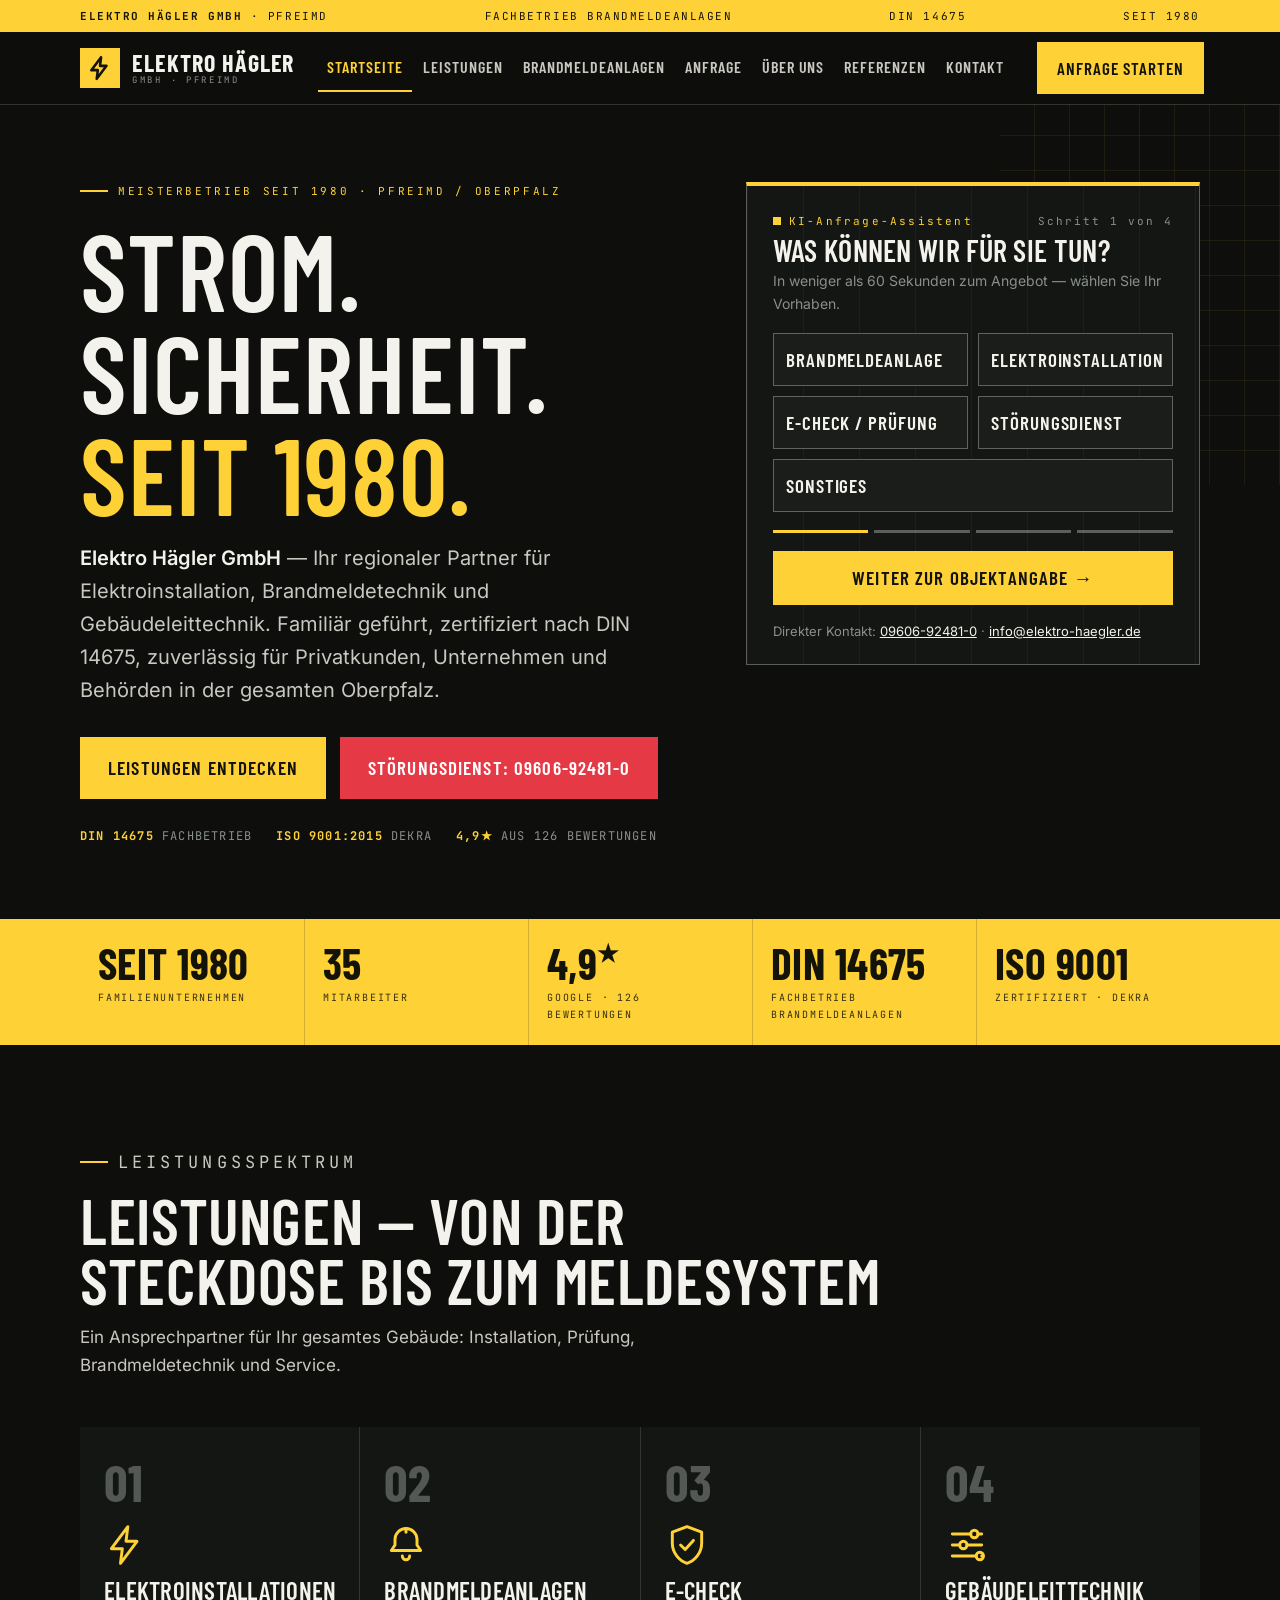
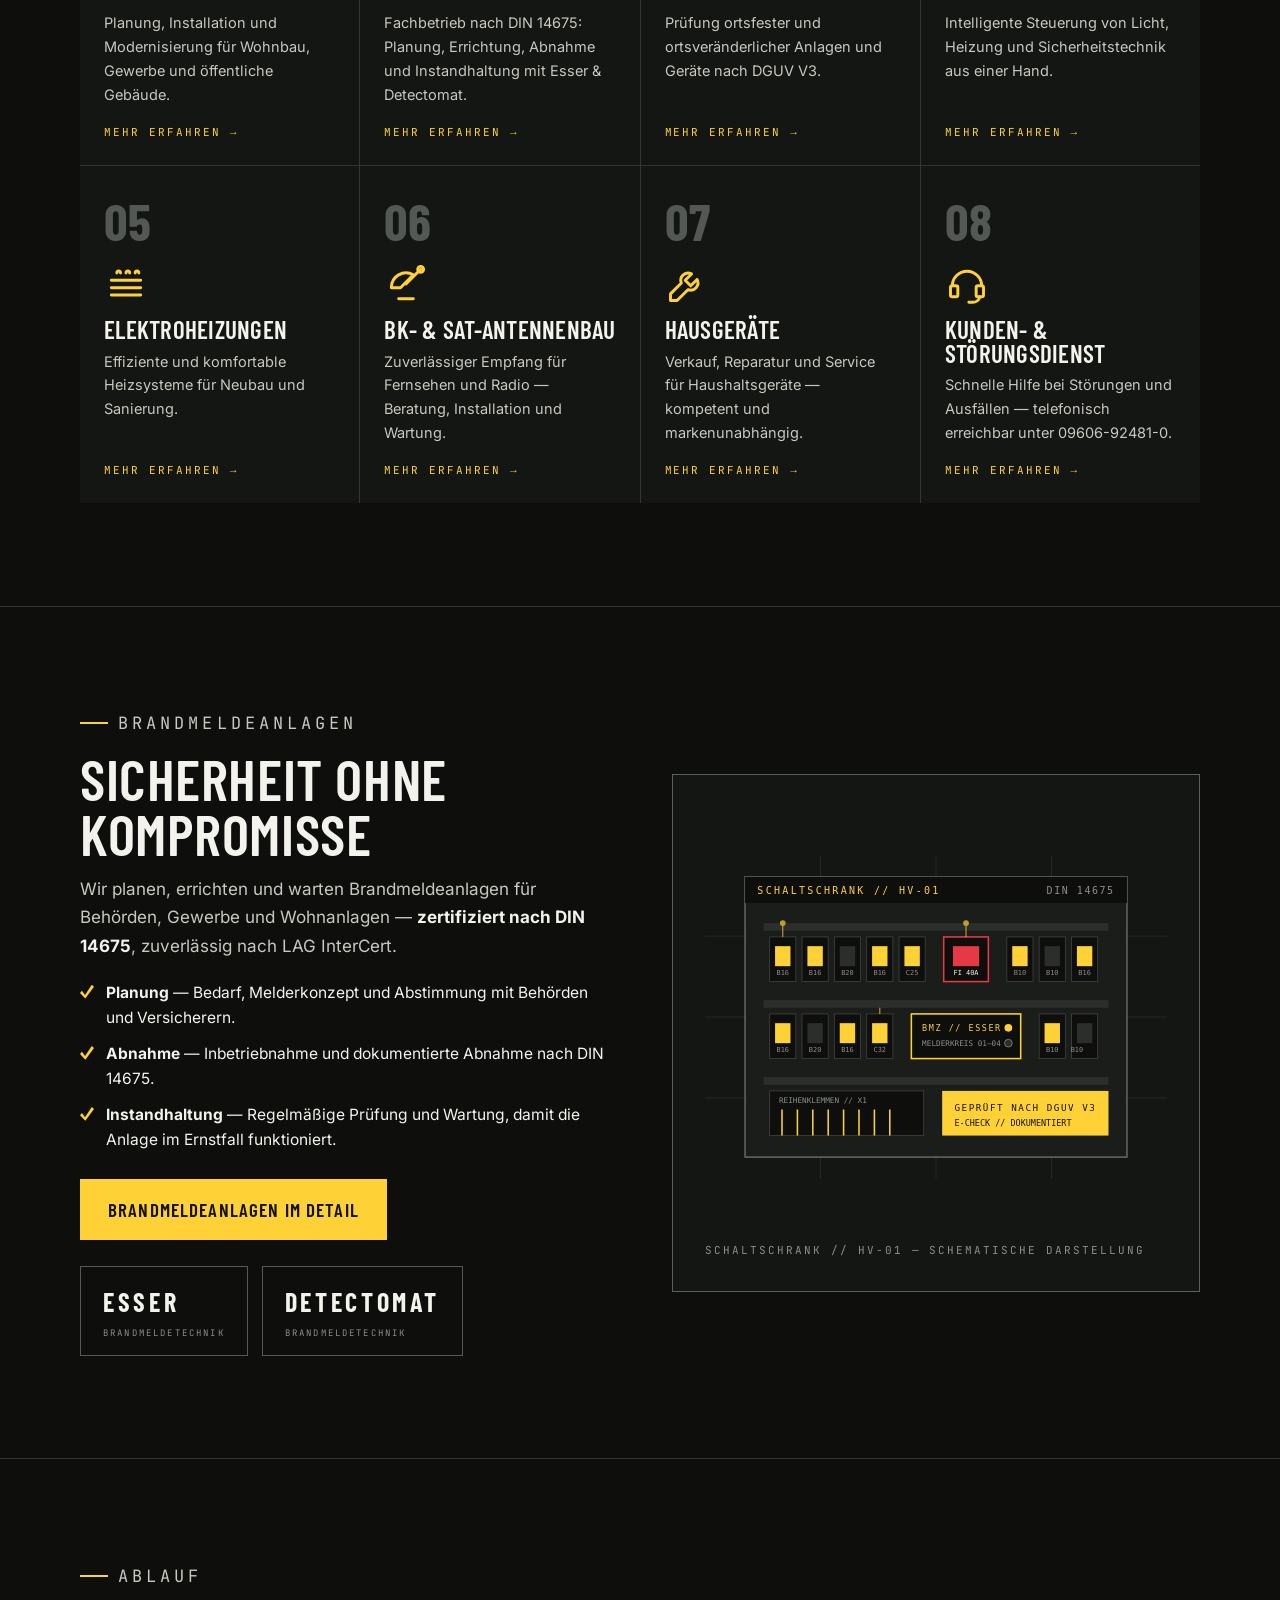
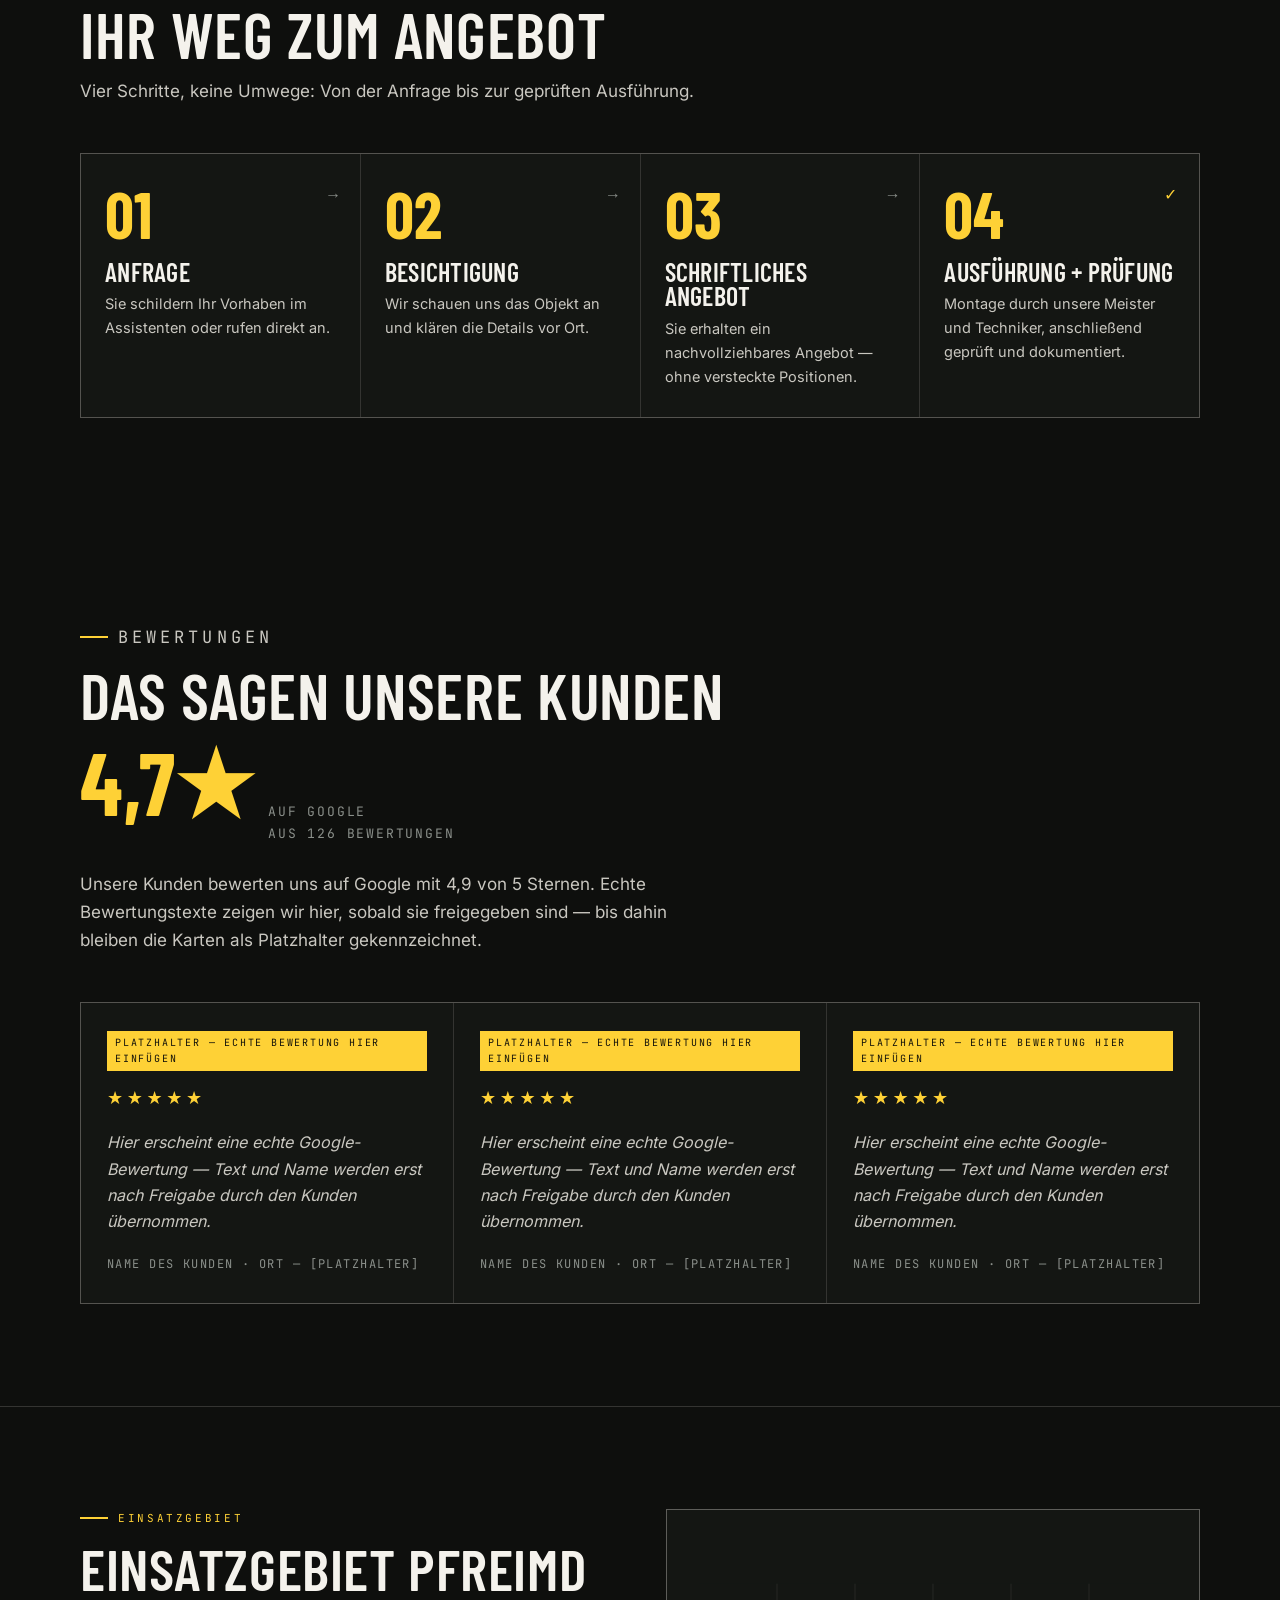
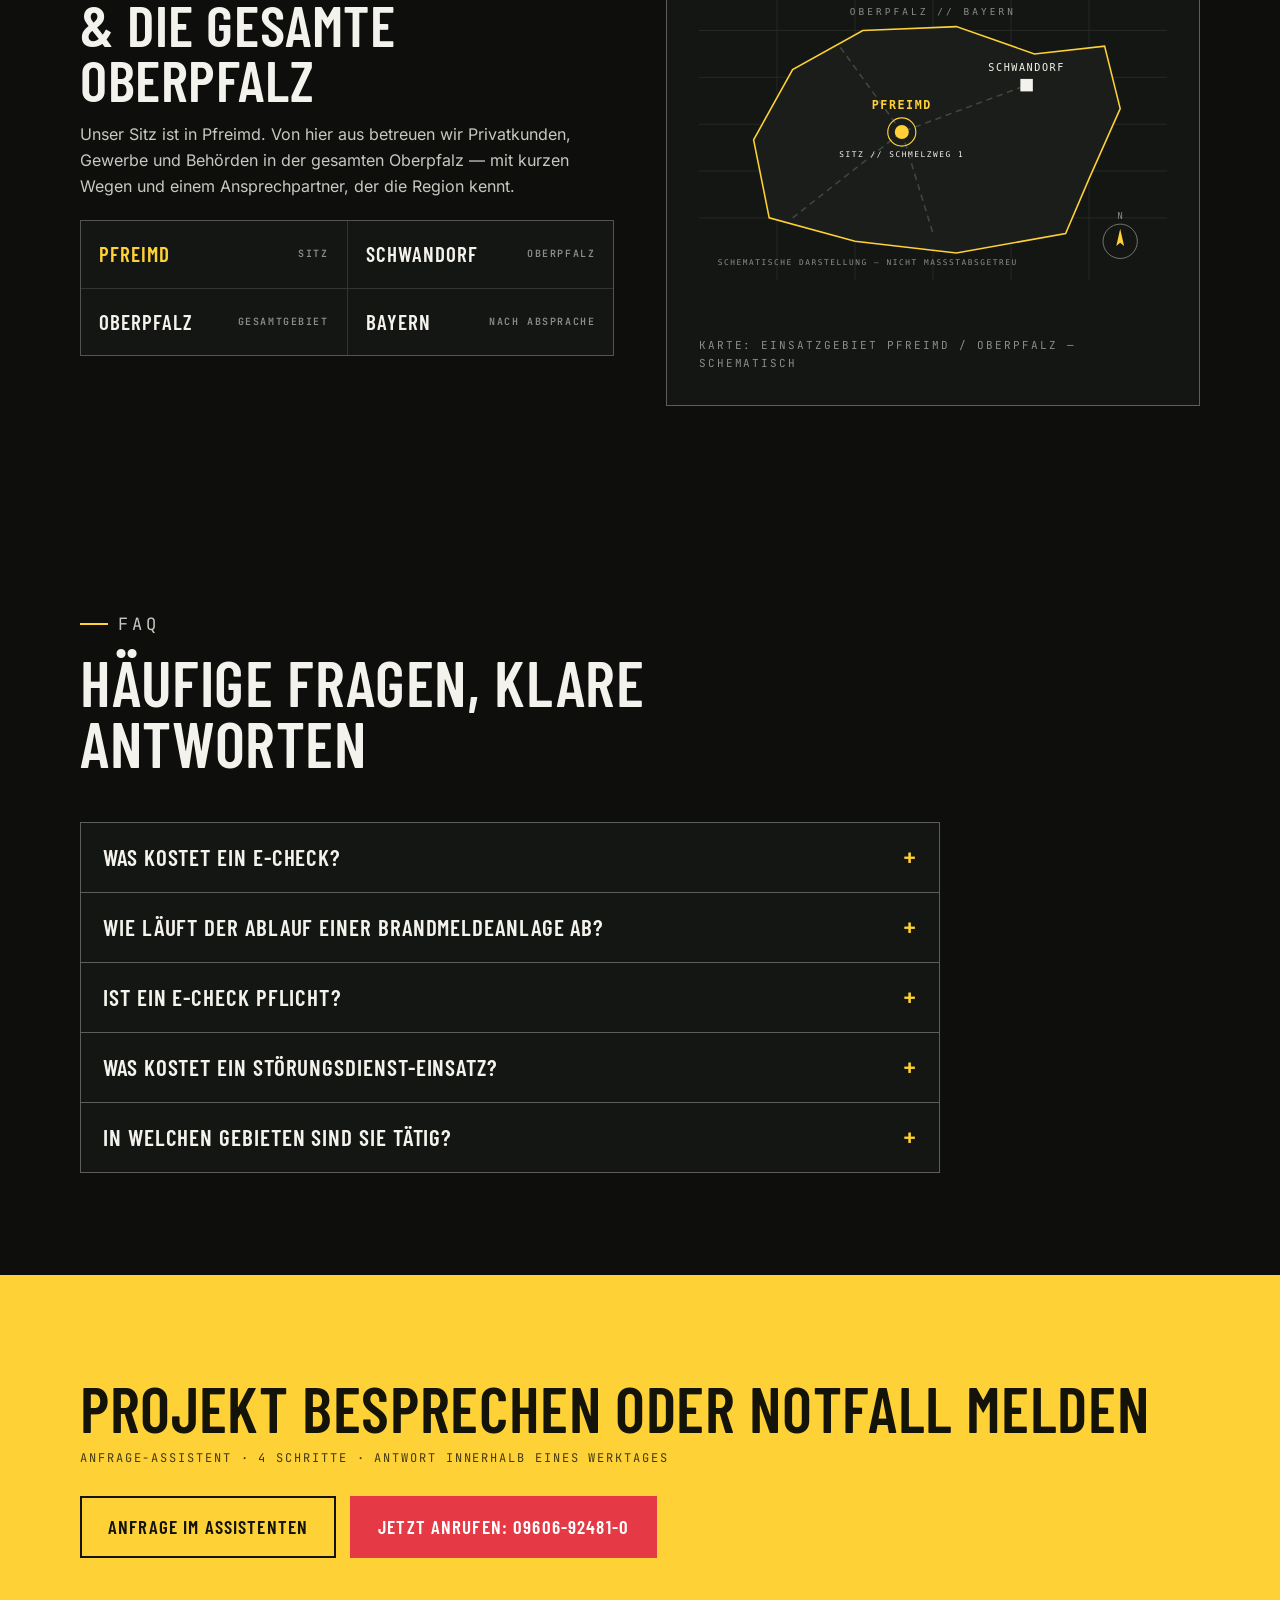
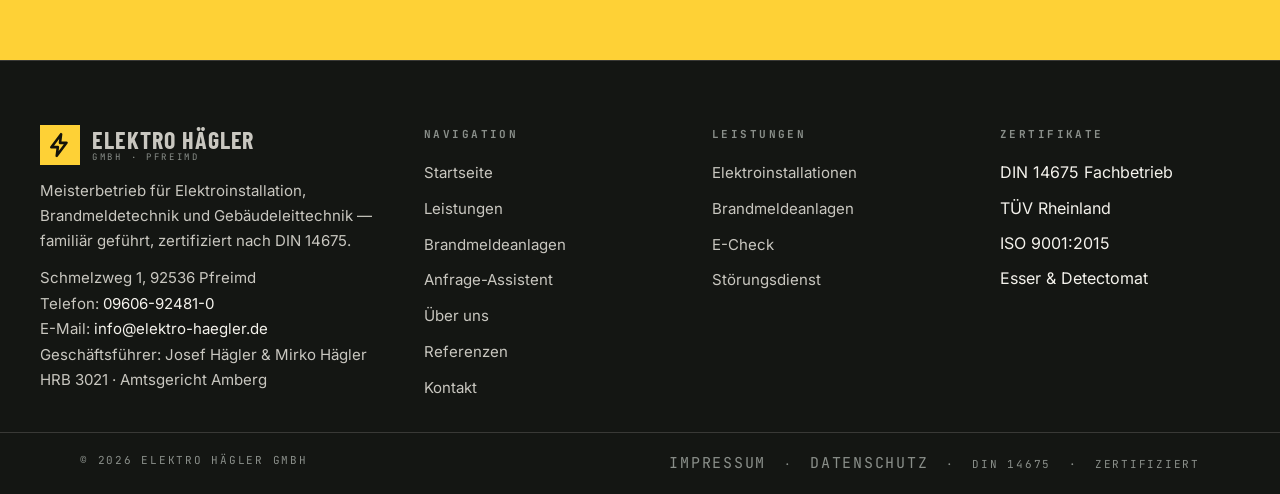
<file: index.html>
<!DOCTYPE html>
<html lang="de">
<head>
<meta charset="utf-8">
<meta name="viewport" content="width=device-width, initial-scale=1">
<title>Elektroinstallation & Brandmeldeanlagen in Pfreimd — Elektro Hägler GmbH</title>
<meta name="description" content="Elektro Hägler — Ihr Meisterbetrieb in Pfreimd seit 1980. Elektroinstallation, Brandmeldeanlagen nach DIN 14675, E-Check und Störungsdienst in der Oberpfalz.">
<meta property="og:title" content="Elektroinstallation & Brandmeldeanlagen in Pfreimd — Elektro Hägler GmbH">
<meta property="og:description" content="Elektro Hägler — Ihr Meisterbetrieb in Pfreimd seit 1980. Elektroinstallation, Brandmeldeanlagen nach DIN 14675, E-Check und Störungsdienst in der Oberpfalz.">
<meta property="og:type" content="website">
<link rel="stylesheet" href="/assets/css/fonts.css">
<link rel="stylesheet" href="/assets/css/style.css">
<link rel="icon" href="data:image/svg+xml,%3Csvg xmlns='http://www.w3.org/2000/svg' viewBox='0 0 32 32'%3E%3Crect width='32' height='32' fill='%23FED136'/%3E%3Cpath d='M18 4 9 18h6l-1 10 9-14h-6l1-10z' fill='%230E0F0D'/%3E%3C/svg%3E">
</head>
<body>
<a class="skip-link" href="#main">Zum Inhalt springen</a>

<div class="utilbar"><div class="wrap">
<span><b>ELEKTRO HÄGLER GMBH</b> · PFREIMD</span>
<span>FACHBETRIEB BRANDMELDEANLAGEN</span>
<span>DIN 14675</span>
<span>SEIT 1980</span>
</div></div>
<header class="site-header"><div class="wrap">
<a class="logo" href="/" aria-label="Elektro Hägler GmbH — Startseite">
<span class="logo-mark"><svg viewBox="0 0 24 24" fill="none" stroke="currentColor" stroke-width="2.4" stroke-linecap="round" stroke-linejoin="round" aria-hidden="true"><path d="M13 2 4 14h6l-1 8 9-12h-6l1-8z"/></svg></span>
<span class="logo-text">Elektro Hägler<small>GMBH · PFREIMD</small></span></a>
<nav class="main-nav" aria-label="Hauptnavigation"><a href="/" aria-current="page">Startseite</a><a href="/leistungen">Leistungen</a><a href="/brandmeldeanlagen">Brandmeldeanlagen</a><a href="/anfrage">Anfrage</a><a href="/ueber-uns">Über uns</a><a href="/referenzen">Referenzen</a><a href="/kontakt">Kontakt</a></nav>
<div class="header-cta">
<a class="header-phone" href="tel:09606924810">09606-92481-0</a>
<a class="btn btn-yellow" href="/anfrage">Anfrage starten</a>
<button class="nav-toggle" data-nav-toggle aria-expanded="false" aria-controls="mobile-nav" aria-label="Menü öffnen">
<svg viewBox="0 0 24 24" fill="none" stroke="currentColor" stroke-width="2" stroke-linecap="round"><path d="M3 6h18M3 12h18M3 18h18"/></svg>
</button>
</div>
</div>
<nav class="mobile-nav" id="mobile-nav" aria-label="Mobile Navigation"><a href="/" aria-current="page">Startseite</a><a href="/leistungen">Leistungen</a><a href="/brandmeldeanlagen">Brandmeldeanlagen</a><a href="/anfrage">Anfrage</a><a href="/ueber-uns">Über uns</a><a href="/referenzen">Referenzen</a><a href="/kontakt">Kontakt</a>
<a class="mobile-phone" href="tel:09606924810">☎ 09606-92481-0</a>
</nav></header>
<main id="main">

<section class="hero"><div class="wrap hero-grid">
<div>
<p class="eyebrow">Meisterbetrieb seit 1980 · Pfreimd / Oberpfalz</p>
<h1>Strom.<br>Sicherheit.<br><span class="hl">Seit 1980.</span></h1>
<p class="lede"><strong>Elektro Hägler GmbH</strong> — Ihr regionaler Partner für Elektroinstallation, Brandmeldetechnik und Gebäudeleittechnik. Familiär geführt, zertifiziert nach DIN 14675, zuverlässig für Privatkunden, Unternehmen und Behörden in der gesamten Oberpfalz.</p>
<div class="hero-ctas">
<a class="btn btn-yellow" href="/leistungen">Leistungen entdecken</a>
<a class="btn btn-red" href="tel:09606924810">Störungsdienst: 09606-92481-0</a>
</div>
<div class="hero-meta"><span><b>DIN 14675</b> Fachbetrieb</span><span><b>ISO 9001:2015</b> DEKRA</span><span><b>4,9★</b> aus 126 Bewertungen</span></div>
</div>
<div class="assistant-panel" data-hero-assistant>
<div class="ap-top"><span class="ap-status"><i></i>KI-Anfrage-Assistent</span><span class="ap-step">Schritt 1 von 4</span></div>
<h2>Was können wir für Sie tun?</h2>
<p class="ap-sub">In weniger als 60 Sekunden zum Angebot — wählen Sie Ihr Vorhaben.</p>
<div class="opt-grid"><button type="button" class="opt" data-value="brandmeldeanlage" aria-pressed="false">Brandmeldeanlage</button><button type="button" class="opt" data-value="elektroinstallation" aria-pressed="false">Elektroinstallation</button><button type="button" class="opt" data-value="e-check" aria-pressed="false">E-Check / Prüfung</button><button type="button" class="opt" data-value="stoerungsdienst" aria-pressed="false">Störungsdienst</button><button type="button" class="opt full" data-value="sonstiges" aria-pressed="false">Sonstiges</button></div>
<div class="ap-steps-mini"><span class="on"></span><span></span><span></span><span></span></div>
<button type="button" class="btn btn-yellow btn-block" data-hero-next style="margin-top:18px">Weiter zur Objektangabe →</button>
<p class="ap-note">Direkter Kontakt: <a href="tel:09606924810">09606-92481-0</a> · <a href="mailto:info@elektro-haegler.de">info@elektro-haegler.de</a></p>
</div>
</div></section>

<section class="trust-band" aria-label="Kennzahlen"><div class="wrap">
<div class="trust-cell"><div class="trust-num">SEIT 1980</div><div class="trust-label">Familienunternehmen</div></div>
<div class="trust-cell"><div class="trust-num"><span data-count="35">35</span></div><div class="trust-label">Mitarbeiter</div></div>
<div class="trust-cell"><div class="trust-num"><span data-count="4.9" data-decimals="1">4,9</span><span class="star">★</span></div><div class="trust-label">Google · 126 Bewertungen</div></div>
<div class="trust-cell"><div class="trust-num">DIN 14675</div><div class="trust-label">Fachbetrieb Brandmeldeanlagen</div></div>
<div class="trust-cell"><div class="trust-num">ISO 9001</div><div class="trust-label">Zertifiziert · DEKRA</div></div>
</div></section>

<section><div class="wrap">
<div class="section-head"><p class="eyebrow">Leistungsspektrum</p>
<h2>Leistungen — von der Steckdose bis zum Meldesystem</h2>
<p>Ein Ansprechpartner für Ihr gesamtes Gebäude: Installation, Prüfung, Brandmeldetechnik und Service.</p></div>
<div class="svc-grid"><a class="svc-card" href="/leistungen#elektroinstallationen"><span class="svc-num">01</span><span class="svc-icon"><svg viewBox="0 0 24 24" fill="none" stroke="currentColor" stroke-width="1.6" stroke-linecap="round" stroke-linejoin="round" aria-hidden="true"><path d="M13 2 4 14h6l-1 8 9-12h-6l1-8z"/></svg></span><h3>Elektroinstallationen</h3><p>Planung, Installation und Modernisierung für Wohnbau, Gewerbe und öffentliche Gebäude.</p><span class="svc-link">Mehr erfahren →</span></a><a class="svc-card" href="/leistungen#brandmeldeanlagen"><span class="svc-num">02</span><span class="svc-icon"><svg viewBox="0 0 24 24" fill="none" stroke="currentColor" stroke-width="1.6" stroke-linecap="round" stroke-linejoin="round" aria-hidden="true"><path d="M12 3a6 6 0 0 0-6 6v3l-2 3h16l-2-3V9a6 6 0 0 0-6-6z"/><path d="M10 18a2 2 0 0 0 4 0"/><path d="M12 3v2"/></svg></span><h3>Brandmeldeanlagen</h3><p>Fachbetrieb nach DIN 14675: Planung, Errichtung, Abnahme und Instandhaltung mit Esser & Detectomat.</p><span class="svc-link">Mehr erfahren →</span></a><a class="svc-card" href="/leistungen#e-check"><span class="svc-num">03</span><span class="svc-icon"><svg viewBox="0 0 24 24" fill="none" stroke="currentColor" stroke-width="1.6" stroke-linecap="round" stroke-linejoin="round" aria-hidden="true"><path d="M12 2 4 5v6c0 5 3.4 9.4 8 11 4.6-1.6 8-6 8-11V5l-8-3z"/><path d="m8.5 12 2.5 2.5 4.5-5"/></svg></span><h3>E-Check</h3><p>Prüfung ortsfester und ortsveränderlicher Anlagen und Geräte nach DGUV V3.</p><span class="svc-link">Mehr erfahren →</span></a><a class="svc-card" href="/leistungen#gebaeudeleittechnik"><span class="svc-num">04</span><span class="svc-icon"><svg viewBox="0 0 24 24" fill="none" stroke="currentColor" stroke-width="1.6" stroke-linecap="round" stroke-linejoin="round" aria-hidden="true"><path d="M4 6h10M18 6h2M4 12h4M12 12h8M4 18h13M20 18h0"/><circle cx="16" cy="6" r="2"/><circle cx="10" cy="12" r="2"/><circle cx="19" cy="18" r="2"/></svg></span><h3>Gebäudeleittechnik</h3><p>Intelligente Steuerung von Licht, Heizung und Sicherheitstechnik aus einer Hand.</p><span class="svc-link">Mehr erfahren →</span></a><a class="svc-card" href="/leistungen#elektroheizungen"><span class="svc-num">05</span><span class="svc-icon"><svg viewBox="0 0 24 24" fill="none" stroke="currentColor" stroke-width="1.6" stroke-linecap="round" stroke-linejoin="round" aria-hidden="true"><path d="M4 10h16M4 14h16M4 18h16"/><path d="M7 6c0-1.5 2-1.5 2 0M12 6c0-1.5 2-1.5 2 0M17 6c0-1.5 2-1.5 2 0"/></svg></span><h3>Elektroheizungen</h3><p>Effiziente und komfortable Heizsysteme für Neubau und Sanierung.</p><span class="svc-link">Mehr erfahren →</span></a><a class="svc-card" href="/leistungen#bk-sat-antennenbau"><span class="svc-num">06</span><span class="svc-icon"><svg viewBox="0 0 24 24" fill="none" stroke="currentColor" stroke-width="1.6" stroke-linecap="round" stroke-linejoin="round" aria-hidden="true"><path d="M4 14a8 8 0 0 1 12-7l-5 5-2 2-5 0z"/><path d="M12 12 20 4"/><circle cx="20" cy="4" r="1.6"/><path d="M8 20h8"/></svg></span><h3>BK- & SAT-Antennenbau</h3><p>Zuverlässiger Empfang für Fernsehen und Radio — Beratung, Installation und Wartung.</p><span class="svc-link">Mehr erfahren →</span></a><a class="svc-card" href="/leistungen#hausgeraete"><span class="svc-num">07</span><span class="svc-icon"><svg viewBox="0 0 24 24" fill="none" stroke="currentColor" stroke-width="1.6" stroke-linecap="round" stroke-linejoin="round" aria-hidden="true"><path d="M14.5 6.5a4 4 0 0 0-5.6 5L3 17.4V21h3.6l5.9-5.9a4 4 0 0 0 5-5.6L14 13l-3-3 3.5-3.5z"/></svg></span><h3>Hausgeräte</h3><p>Verkauf, Reparatur und Service für Haushaltsgeräte — kompetent und markenunabhängig.</p><span class="svc-link">Mehr erfahren →</span></a><a class="svc-card" href="/leistungen#stoerungsdienst"><span class="svc-num">08</span><span class="svc-icon"><svg viewBox="0 0 24 24" fill="none" stroke="currentColor" stroke-width="1.6" stroke-linecap="round" stroke-linejoin="round" aria-hidden="true"><path d="M4 13a8 8 0 0 1 16 0"/><rect x="3" y="13" width="4" height="6" rx="1"/><rect x="17" y="13" width="4" height="6" rx="1"/><path d="M19 19a4 4 0 0 1-4 3h-2"/></svg></span><h3>Kunden- & Störungsdienst</h3><p>Schnelle Hilfe bei Störungen und Ausfällen — telefonisch erreichbar unter 09606-92481-0.</p><span class="svc-link">Mehr erfahren →</span></a></div>
</div></section>
<section style="border-top:1px solid var(--line)"><div class="wrap split">
<div>
<p class="eyebrow">Brandmeldeanlagen</p>
<h2>Sicherheit ohne Kompromisse</h2>
<p>Wir planen, errichten und warten Brandmeldeanlagen für Behörden, Gewerbe und Wohnanlagen — <strong>zertifiziert nach DIN 14675</strong>, zuverlässig nach LAG InterCert.</p>
<ul class="check-list">
<li><span><strong>Planung</strong> — Bedarf, Melderkonzept und Abstimmung mit Behörden und Versicherern.</span></li>
<li><span><strong>Abnahme</strong> — Inbetriebnahme und dokumentierte Abnahme nach DIN 14675.</span></li>
<li><span><strong>Instandhaltung</strong> — Regelmäßige Prüfung und Wartung, damit die Anlage im Ernstfall funktioniert.</span></li>
</ul>
<a class="btn btn-yellow" href="/brandmeldeanlagen">Brandmeldeanlagen im Detail</a>
<div class="manufacturers"><span class="mfr">Esser<small>Brandmeldetechnik</small></span><span class="mfr">Detectomat<small>Brandmeldetechnik</small></span></div>
</div>
<figure class="panel-illus"><img src="/assets/img/schaltschrank.svg" alt="Schematische Zeichnung eines Schaltschranks mit Sicherungsreihen und Brandmeldezentrale" width="600" height="420">
<figcaption>Schaltschrank // HV-01 — schematische Darstellung</figcaption></figure>
</div></section>
<section style="border-top:1px solid var(--line)"><div class="wrap">
<div class="section-head"><p class="eyebrow">Ablauf</p><h2>Ihr Weg zum Angebot</h2>
<p>Vier Schritte, keine Umwege: Von der Anfrage bis zur geprüften Ausführung.</p></div>
<div class="steps">
<div class="step"><div class="step-num">01</div><h3>Anfrage</h3><p>Sie schildern Ihr Vorhaben im Assistenten oder rufen direkt an.</p></div>
<div class="step"><div class="step-num">02</div><h3>Besichtigung</h3><p>Wir schauen uns das Objekt an und klären die Details vor Ort.</p></div>
<div class="step"><div class="step-num">03</div><h3>Schriftliches Angebot</h3><p>Sie erhalten ein nachvollziehbares Angebot — ohne versteckte Positionen.</p></div>
<div class="step"><div class="step-num">04</div><h3>Ausführung + Prüfung</h3><p>Montage durch unsere Meister und Techniker, anschließend geprüft und dokumentiert.</p></div>
</div></div></section>

<section><div class="wrap">
<div class="section-head"><p class="eyebrow">Bewertungen</p><h2>Das sagen unsere Kunden</h2>
<div class="rating-big"><span class="big"><span data-count="4.9" data-decimals="1">4,9</span>★</span>
<span class="of">auf Google<br>aus 126 Bewertungen</span></div>
<p style="color:var(--ink-dim);max-width:640px">Unsere Kunden bewerten uns auf Google mit 4,9 von 5 Sternen. Echte Bewertungstexte zeigen wir hier, sobald sie freigegeben sind — bis dahin bleiben die Karten als Platzhalter gekennzeichnet.</p></div>
<div class="rev-grid"><article class="rev-card"><span class="placeholder-tag">Platzhalter — echte Bewertung hier einfügen</span><div class="rev-stars" aria-label="5 von 5 Sternen">★★★★★</div><blockquote>Hier erscheint eine echte Google-Bewertung — Text und Name werden erst nach Freigabe durch den Kunden übernommen.</blockquote><p class="rev-who">Name des Kunden · Ort — [Platzhalter]</p></article><article class="rev-card"><span class="placeholder-tag">Platzhalter — echte Bewertung hier einfügen</span><div class="rev-stars" aria-label="5 von 5 Sternen">★★★★★</div><blockquote>Hier erscheint eine echte Google-Bewertung — Text und Name werden erst nach Freigabe durch den Kunden übernommen.</blockquote><p class="rev-who">Name des Kunden · Ort — [Platzhalter]</p></article><article class="rev-card"><span class="placeholder-tag">Platzhalter — echte Bewertung hier einfügen</span><div class="rev-stars" aria-label="5 von 5 Sternen">★★★★★</div><blockquote>Hier erscheint eine echte Google-Bewertung — Text und Name werden erst nach Freigabe durch den Kunden übernommen.</blockquote><p class="rev-who">Name des Kunden · Ort — [Platzhalter]</p></article></div>
</div></section>

<section style="border-top:1px solid var(--line)"><div class="wrap region-grid">
<div>
<p class="eyebrow">Einsatzgebiet</p>
<h2 style="font-size:clamp(36px,4.6vw,58px);margin:14px 0">Einsatzgebiet Pfreimd &amp; die gesamte Oberpfalz</h2>
<p style="color:var(--ink-dim);margin-bottom:20px">Unser Sitz ist in Pfreimd. Von hier aus betreuen wir Privatkunden, Gewerbe und Behörden in der gesamten Oberpfalz — mit kurzen Wegen und einem Ansprechpartner, der die Region kennt.</p>
<ul class="place-list">
<li class="main">Pfreimd <span>Sitz</span></li>
<li>Schwandorf <span>Oberpfalz</span></li>
<li>Oberpfalz <span>Gesamtgebiet</span></li>
<li>Bayern <span>Nach Absprache</span></li>
</ul>
</div>
<figure class="panel-illus"><img src="/assets/img/karte-oberpfalz.svg" alt="Schematische Karte des Einsatzgebiets Pfreimd und Oberpfalz" width="600" height="380">
<figcaption>Karte: Einsatzgebiet Pfreimd / Oberpfalz — schematisch</figcaption></figure>
</div></section>

<section><div class="wrap">
<div class="section-head"><p class="eyebrow">FAQ</p><h2>Häufige Fragen, klare Antworten</h2></div>
<div class="faq"><div class="faq-item"><button class="faq-q" type="button" aria-expanded="false">Was kostet ein E-Check?<span class="fx" aria-hidden="true">+</span></button><div class="faq-a"><p>Das hängt von der Größe und der Art der Anlage ab — von der Wohnung bis zum Gewerbeobjekt. Einen Pauschalpreis nennen wir nicht, ohne das Objekt zu kennen. Nutzen Sie den <a href="/anfrage">Anfrage-Assistenten</a>: Nach Ihrer Anfrage erhalten Sie ein schriftliches Angebot — geprüft wird nach DGUV V3, das Ergebnis erhalten Sie dokumentiert.</p></div></div><div class="faq-item"><button class="faq-q" type="button" aria-expanded="false">Wie läuft der Ablauf einer Brandmeldeanlage ab?<span class="fx" aria-hidden="true">+</span></button><div class="faq-a"><p>In sechs Schritten: Planung, Projektierung, Montage, Inbetriebnahme, Abnahme und Instandhaltung. Als Fachbetrieb nach DIN 14675 planen und errichten wir die Anlage, nehmen sie ab und betreuen sie anschließend in der Instandhaltung — mit Meldern und Zentralen von Esser und Detectomat.</p></div></div><div class="faq-item"><button class="faq-q" type="button" aria-expanded="false">Ist ein E-Check Pflicht?<span class="fx" aria-hidden="true">+</span></button><div class="faq-a"><p>Für gewerbliche Anlagen schreibt die DGUV Vorschrift 3 regelmäßige Prüfungen ortsfester und ortsveränderlicher elektrischer Anlagen und Betriebsmittel vor. Für private Haushalte ist die Prüfung nicht gesetzlich vorgeschrieben, sie wird aber empfohlen — etwa vor einem Kauf, nach einem Umbau oder zur Absicherung gegenüber der Versicherung.</p></div></div><div class="faq-item"><button class="faq-q" type="button" aria-expanded="false">Was kostet ein Störungsdienst-Einsatz?<span class="fx" aria-hidden="true">+</span></button><div class="faq-a"><p>Die Kosten richten sich nach Art und Umfang der Störung sowie nach dem Aufwand vor Ort. Rufen Sie uns unter 09606-92481-0 an und schildern Sie die Störung — wir sagen Ihnen vorab, was auf Sie zukommt, und kommen nach Absprache zu Ihnen.</p></div></div><div class="faq-item"><button class="faq-q" type="button" aria-expanded="false">In welchen Gebieten sind Sie tätig?<span class="fx" aria-hidden="true">+</span></button><div class="faq-a"><p>Unser Sitz ist in Pfreimd. Wir arbeiten in der gesamten Oberpfalz — unter anderem in Schwandorf und Umgebung — für Privatkunden, Unternehmen und Behörden. Sprechen Sie uns an, wenn Ihr Objekt außerhalb liegt: Wir prüfen jede Anfrage einzeln.</p></div></div></div>
</div></section>

<section class="cta-band"><div class="wrap">
<div><h2>Projekt besprechen oder Notfall melden</h2>
<p>Anfrage-Assistent · 4 Schritte · Antwort innerhalb eines Werktages</p></div>
<div class="cta-btns">
<a class="btn btn-ghost" href="/anfrage">Anfrage im Assistenten</a>
<a class="btn btn-red" href="tel:09606924810">Jetzt anrufen: 09606-92481-0</a>
</div></div></section>

</main>
<footer class="site-footer">
<div class="wrap footer-grid">
<div class="footer-brand">
<a class="logo" href="/" aria-label="Elektro Hägler GmbH — Startseite">
<span class="logo-mark"><svg viewBox="0 0 24 24" fill="none" stroke="currentColor" stroke-width="2.4" stroke-linecap="round" stroke-linejoin="round" aria-hidden="true"><path d="M13 2 4 14h6l-1 8 9-12h-6l1-8z"/></svg></span>
<span class="logo-text">Elektro Hägler<small>GMBH · PFREIMD</small></span></a>
<p>Meisterbetrieb für Elektroinstallation, Brandmeldetechnik und Gebäudeleittechnik — familiär geführt, zertifiziert nach DIN 14675.</p>
<address>Schmelzweg 1, 92536 Pfreimd<br>Telefon: <a href="tel:09606924810">09606-92481-0</a><br>E-Mail: <a href="mailto:info@elektro-haegler.de">info@elektro-haegler.de</a><br>Geschäftsführer: Josef Hägler &amp; Mirko Hägler<br>HRB 3021 · Amtsgericht Amberg</address>
</div>
<div><h4>Navigation</h4><ul>
<li><a href="/">Startseite</a></li><li><a href="/leistungen">Leistungen</a></li>
<li><a href="/brandmeldeanlagen">Brandmeldeanlagen</a></li><li><a href="/anfrage">Anfrage-Assistent</a></li>
<li><a href="/ueber-uns">Über uns</a></li><li><a href="/referenzen">Referenzen</a></li>
<li><a href="/kontakt">Kontakt</a></li></ul></div>
<div><h4>Leistungen</h4><ul>
<li><a href="/leistungen#elektroinstallationen">Elektroinstallationen</a></li>
<li><a href="/leistungen#brandmeldeanlagen">Brandmeldeanlagen</a></li>
<li><a href="/leistungen#e-check">E-Check</a></li>
<li><a href="/leistungen#stoerungsdienst">Störungsdienst</a></li></ul></div>
<div><h4>Zertifikate</h4><ul>
<li>DIN 14675 Fachbetrieb</li><li>TÜV Rheinland</li><li>ISO 9001:2015</li>
<li>Esser &amp; Detectomat</li></ul></div>
</div>
<div class="footer-bottom"><div class="wrap">
<span>© 2026 ELEKTRO HÄGLER GMBH</span>
<span><a href="/impressum">Impressum</a> &nbsp;·&nbsp; <a href="/impressum#datenschutz">Datenschutz</a> &nbsp;·&nbsp; DIN 14675 &nbsp;·&nbsp; Zertifiziert</span>
</div></div>
</footer>
<script src="/assets/js/site.js" defer></script>
</body>
</html>
</file>
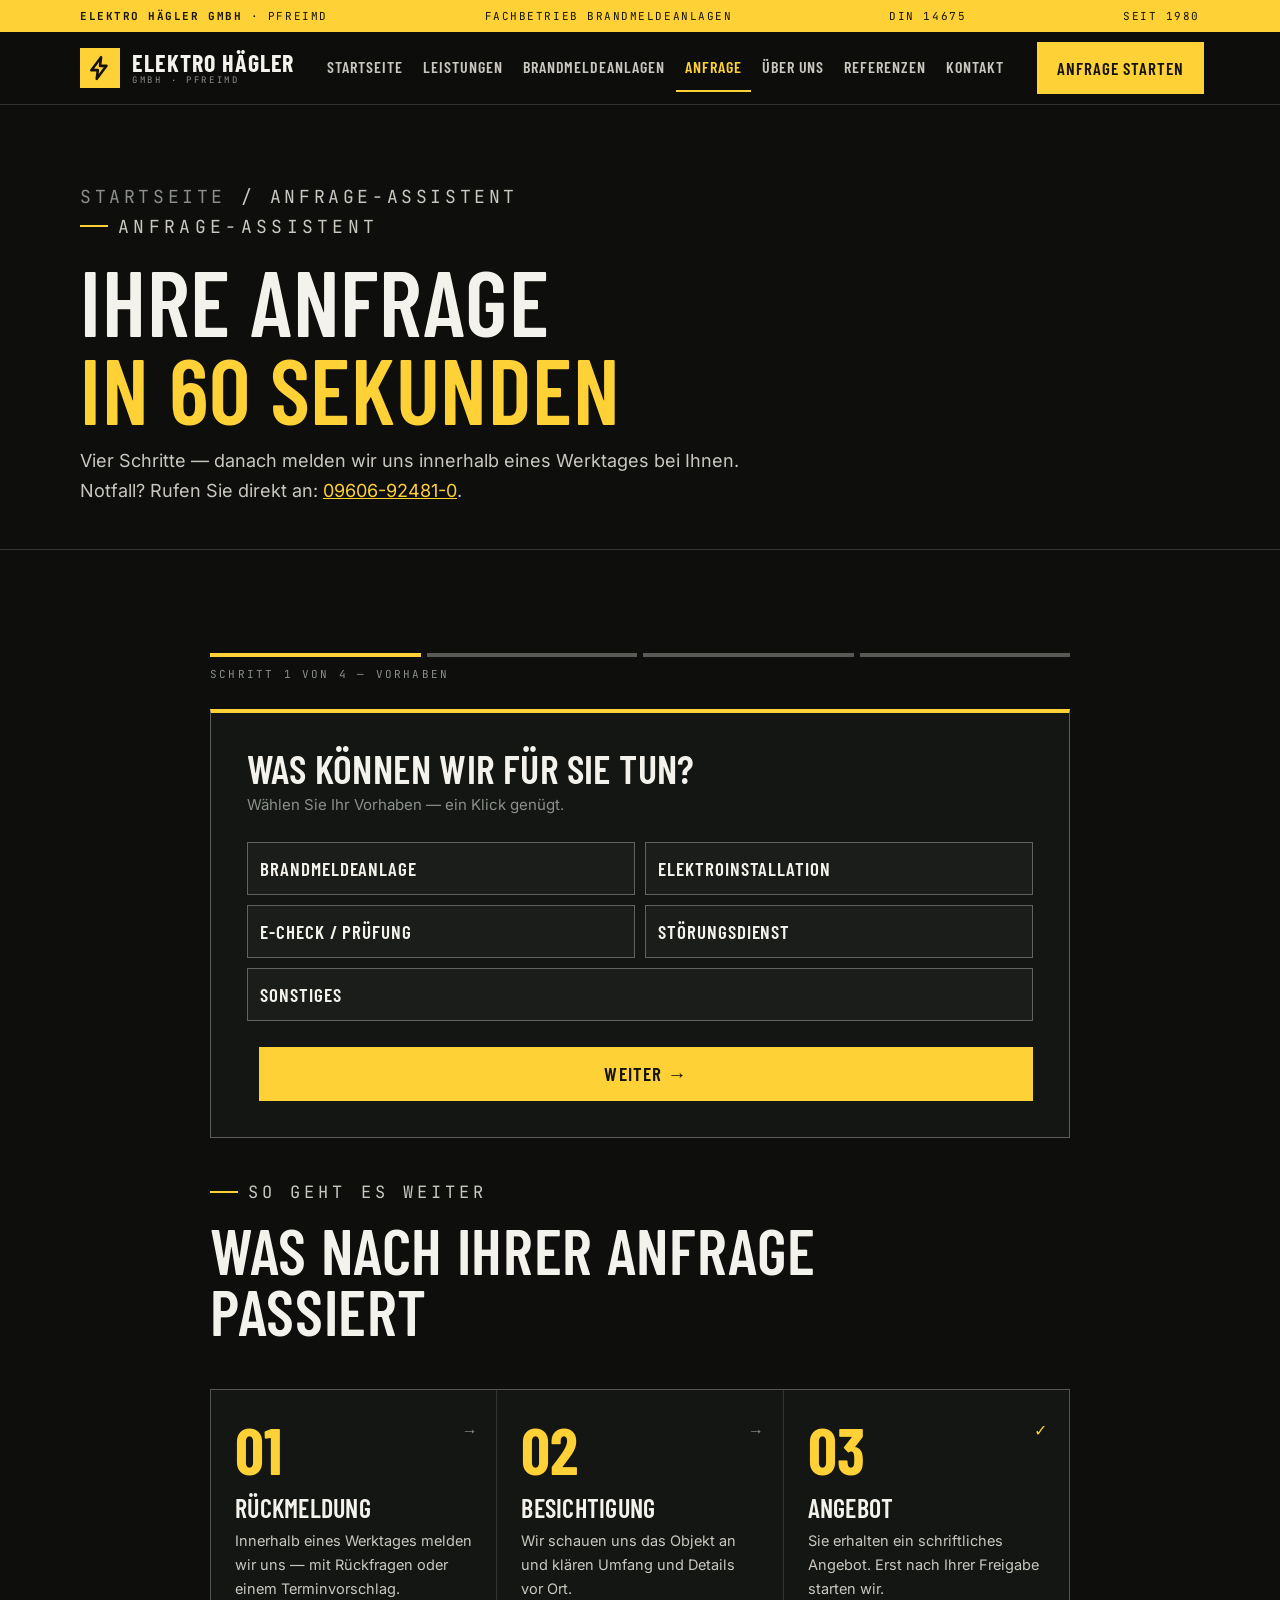
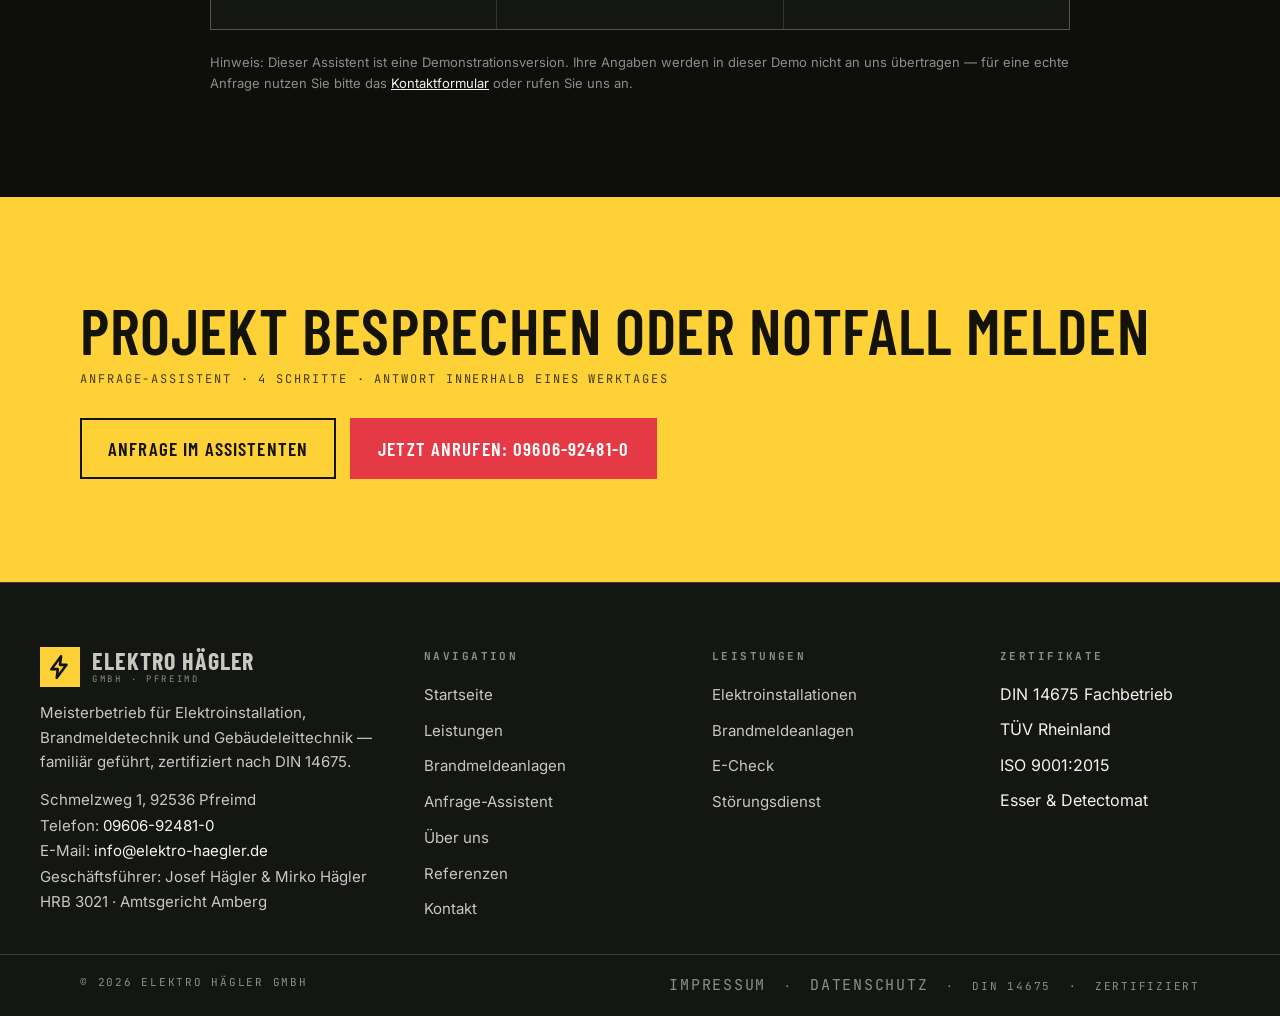
<file: anfrage.html>
<!DOCTYPE html>
<html lang="de">
<head>
<meta charset="utf-8">
<meta name="viewport" content="width=device-width, initial-scale=1">
<title>Anfrage-Assistent — Ihre Anfrage in 60 Sekunden — Elektro Hägler GmbH</title>
<meta name="description" content="Vier Schritte zum Angebot: Vorhaben, Objekt & Größe, Dringlichkeit, Kontaktdaten. Bestätigung sofort, Rückmeldung innerhalb eines Werktages.">
<meta property="og:title" content="Anfrage-Assistent — Ihre Anfrage in 60 Sekunden — Elektro Hägler GmbH">
<meta property="og:description" content="Vier Schritte zum Angebot: Vorhaben, Objekt & Größe, Dringlichkeit, Kontaktdaten. Bestätigung sofort, Rückmeldung innerhalb eines Werktages.">
<meta property="og:type" content="website">
<link rel="stylesheet" href="/assets/css/fonts.css">
<link rel="stylesheet" href="/assets/css/style.css">
<link rel="icon" href="data:image/svg+xml,%3Csvg xmlns='http://www.w3.org/2000/svg' viewBox='0 0 32 32'%3E%3Crect width='32' height='32' fill='%23FED136'/%3E%3Cpath d='M18 4 9 18h6l-1 10 9-14h-6l1-10z' fill='%230E0F0D'/%3E%3C/svg%3E">
</head>
<body>
<a class="skip-link" href="#main">Zum Inhalt springen</a>

<div class="utilbar"><div class="wrap">
<span><b>ELEKTRO HÄGLER GMBH</b> · PFREIMD</span>
<span>FACHBETRIEB BRANDMELDEANLAGEN</span>
<span>DIN 14675</span>
<span>SEIT 1980</span>
</div></div>
<header class="site-header"><div class="wrap">
<a class="logo" href="/" aria-label="Elektro Hägler GmbH — Startseite">
<span class="logo-mark"><svg viewBox="0 0 24 24" fill="none" stroke="currentColor" stroke-width="2.4" stroke-linecap="round" stroke-linejoin="round" aria-hidden="true"><path d="M13 2 4 14h6l-1 8 9-12h-6l1-8z"/></svg></span>
<span class="logo-text">Elektro Hägler<small>GMBH · PFREIMD</small></span></a>
<nav class="main-nav" aria-label="Hauptnavigation"><a href="/">Startseite</a><a href="/leistungen">Leistungen</a><a href="/brandmeldeanlagen">Brandmeldeanlagen</a><a href="/anfrage" aria-current="page">Anfrage</a><a href="/ueber-uns">Über uns</a><a href="/referenzen">Referenzen</a><a href="/kontakt">Kontakt</a></nav>
<div class="header-cta">
<a class="header-phone" href="tel:09606924810">09606-92481-0</a>
<a class="btn btn-yellow" href="/anfrage">Anfrage starten</a>
<button class="nav-toggle" data-nav-toggle aria-expanded="false" aria-controls="mobile-nav" aria-label="Menü öffnen">
<svg viewBox="0 0 24 24" fill="none" stroke="currentColor" stroke-width="2" stroke-linecap="round"><path d="M3 6h18M3 12h18M3 18h18"/></svg>
</button>
</div>
</div>
<nav class="mobile-nav" id="mobile-nav" aria-label="Mobile Navigation"><a href="/">Startseite</a><a href="/leistungen">Leistungen</a><a href="/brandmeldeanlagen">Brandmeldeanlagen</a><a href="/anfrage" aria-current="page">Anfrage</a><a href="/ueber-uns">Über uns</a><a href="/referenzen">Referenzen</a><a href="/kontakt">Kontakt</a>
<a class="mobile-phone" href="tel:09606924810">☎ 09606-92481-0</a>
</nav></header>
<main id="main">

<section class="page-hero"><div class="wrap">
<p class="crumbs"><a href="/">Startseite</a> / Anfrage-Assistent</p>
<p class="eyebrow">Anfrage-Assistent</p>
<h1>Ihre Anfrage<br><span class="hl">in 60 Sekunden</span></h1>
<p>Vier Schritte — danach melden wir uns innerhalb eines Werktages bei Ihnen. Notfall? Rufen Sie direkt an: <a href="tel:09606924810" style="color:var(--yellow)">09606-92481-0</a>.</p>
</div></section>
<section><div class="wrap">
<div class="wizard" data-wizard id="wizard-steps">
<div class="wizard-progress" aria-hidden="true"><span class="now"></span><span></span><span></span><span></span></div>
<p class="wizard-steps-label" data-wizard-label>Schritt 1 von 4 — Vorhaben</p>
<form novalidate>
<div class="wizard-panel">
<div class="w-step active" data-step="0">
<h2>Was können wir für Sie tun?</h2>
<p class="w-sub">Wählen Sie Ihr Vorhaben — ein Klick genügt.</p>
<div class="opt-grid" data-opt-group="vorhaben">
<button type="button" class="opt" data-value="Brandmeldeanlage" data-key="brandmeldeanlage" aria-pressed="false">Brandmeldeanlage</button>
<button type="button" class="opt" data-value="Elektroinstallation" data-key="elektroinstallation" aria-pressed="false">Elektroinstallation</button>
<button type="button" class="opt" data-value="E-Check / Prüfung" data-key="e-check" aria-pressed="false">E-Check / Prüfung</button>
<button type="button" class="opt" data-value="Störungsdienst" data-key="stoerungsdienst" aria-pressed="false">Störungsdienst</button>
<button type="button" class="opt full" data-value="Sonstiges" data-key="sonstiges" aria-pressed="false">Sonstiges</button>
</div>
<div class="w-nav"><span></span><button type="button" class="btn btn-yellow" data-next>Weiter →</button></div>
</div>
<div class="w-step" data-step="1">
<h2>Objekt &amp; Größe</h2>
<p class="w-sub">Um was für ein Objekt handelt es sich — und wie groß ist es ungefähr?</p>
<div class="opt-grid" data-opt-group="objekt">
<button type="button" class="opt" data-value="Wohnhaus" aria-pressed="false">Wohnhaus</button>
<button type="button" class="opt" data-value="Gewerbe" aria-pressed="false">Gewerbe</button>
<button type="button" class="opt" data-value="Behörde" aria-pressed="false">Behörde</button>
<button type="button" class="opt" data-value="Sonstiges Objekt" aria-pressed="false">Sonstiges</button>
</div>
<div class="field" style="margin-top:18px"><label for="flaeche">Ca. Fläche (optional)</label>
<div class="area-input"><input id="flaeche" name="flaeche" type="number" min="1" inputmode="numeric" placeholder="z. B. 180"><span class="unit">m²</span></div></div>
<div class="w-nav"><button type="button" class="btn btn-ghost" data-back>← Zurück</button><button type="button" class="btn btn-yellow" data-next>Weiter →</button></div>
</div>
<div class="w-step" data-step="2">
<h2>Wie dringend ist es?</h2>
<p class="w-sub">So wissen wir, wie schnell wir reagieren müssen.</p>
<div class="opt-grid" data-opt-group="dringlichkeit">
<button type="button" class="opt" data-value="Notfall" aria-pressed="false">Notfall</button>
<button type="button" class="opt" data-value="Diese Woche" aria-pressed="false">Diese Woche</button>
<button type="button" class="opt full" data-value="Planbar" aria-pressed="false">Planbar</button>
</div>
<p class="ap-note" style="margin-top:16px">Bei einem akuten Notfall rufen Sie uns bitte direkt an: <a href="tel:09606924810">09606-92481-0</a> — der Störungsdienst ist telefonisch erreichbar.</p>
<div class="w-nav"><button type="button" class="btn btn-ghost" data-back>← Zurück</button><button type="button" class="btn btn-yellow" data-next>Weiter →</button></div>
</div>
<div class="w-step" data-step="3">
<h2>Ihre Daten</h2>
<p class="w-sub">Wie erreichen wir Sie für Rückfragen und das Angebot?</p>
<div class="field-row">
<div class="field" data-field="name"><label for="w-name">Name *</label>
<input id="w-name" name="name" type="text" autocomplete="name" placeholder="Ihr Name"><span class="err">Bitte geben Sie Ihren Namen an.</span></div>
<div class="field" data-field="kontakt"><label for="w-kontakt">Telefon / E-Mail *</label>
<input id="w-kontakt" name="kontakt" type="text" autocomplete="tel" placeholder="Telefon oder E-Mail"><span class="err">Bitte geben Sie eine Telefonnummer oder E-Mail-Adresse an.</span></div>
</div>
<label class="checkline"><input type="checkbox" id="consent" required>
<span>Ich bin damit einverstanden, dass meine Angaben zur Bearbeitung meiner Anfrage verwendet werden. Details in der <a href="/impressum#datenschutz">Datenschutzerklärung</a>.</span></label>
<div class="w-nav"><button type="button" class="btn btn-ghost" data-back>← Zurück</button><button type="submit" class="btn btn-yellow">Anfrage absenden →</button></div>
</div>
</div>
</form>
</div>
<div id="wizard-confirm" style="display:none">
<div class="wizard-panel"><div class="confirm-box">
<div class="confirm-mark" aria-hidden="true">✓</div>
<h2>Anfrage erhalten</h2>
<p>Wir melden uns innerhalb eines Werktages bei Ihnen — mit Rückfragen oder einem Termin zur Besichtigung.</p>
<dl class="confirm-summary" id="confirm-summary"></dl>
<ul class="after-list">
<li><span class="n">01</span><span><b>Wir prüfen Ihre Anfrage</b> und melden uns für Rückfragen oder einen Besichtigungstermin.</span></li>
<li><span class="n">02</span><span><b>Besichtigung vor Ort</b> — wir schauen uns das Objekt an und klären die Details.</span></li>
<li><span class="n">03</span><span><b>Schriftliches Angebot</b> — nachvollziehbar, ohne versteckte Positionen.</span></li>
</ul>
<p style="margin-top:24px"><a class="btn btn-ghost" href="/">Zur Startseite</a></p>
</div></div>
</div>
<div class="wizard" style="margin-top:40px">
<div class="section-head"><p class="eyebrow">So geht es weiter</p><h2>Was nach Ihrer Anfrage passiert</h2></div>
<div class="steps steps-3">
<div class="step"><div class="step-num">01</div><h3>Rückmeldung</h3><p>Innerhalb eines Werktages melden wir uns — mit Rückfragen oder einem Terminvorschlag.</p></div>
<div class="step"><div class="step-num">02</div><h3>Besichtigung</h3><p>Wir schauen uns das Objekt an und klären Umfang und Details vor Ort.</p></div>
<div class="step"><div class="step-num">03</div><h3>Angebot</h3><p>Sie erhalten ein schriftliches Angebot. Erst nach Ihrer Freigabe starten wir.</p></div>
</div>
<p class="ap-note" style="margin-top:22px">Hinweis: Dieser Assistent ist eine Demonstrationsversion. Ihre Angaben werden in dieser Demo nicht an uns übertragen — für eine echte Anfrage nutzen Sie bitte das <a href="/kontakt">Kontaktformular</a> oder rufen Sie uns an.</p>
</div>
</div></section>

<section class="cta-band"><div class="wrap">
<div><h2>Projekt besprechen oder Notfall melden</h2>
<p>Anfrage-Assistent · 4 Schritte · Antwort innerhalb eines Werktages</p></div>
<div class="cta-btns">
<a class="btn btn-ghost" href="/anfrage">Anfrage im Assistenten</a>
<a class="btn btn-red" href="tel:09606924810">Jetzt anrufen: 09606-92481-0</a>
</div></div></section>

</main>
<footer class="site-footer">
<div class="wrap footer-grid">
<div class="footer-brand">
<a class="logo" href="/" aria-label="Elektro Hägler GmbH — Startseite">
<span class="logo-mark"><svg viewBox="0 0 24 24" fill="none" stroke="currentColor" stroke-width="2.4" stroke-linecap="round" stroke-linejoin="round" aria-hidden="true"><path d="M13 2 4 14h6l-1 8 9-12h-6l1-8z"/></svg></span>
<span class="logo-text">Elektro Hägler<small>GMBH · PFREIMD</small></span></a>
<p>Meisterbetrieb für Elektroinstallation, Brandmeldetechnik und Gebäudeleittechnik — familiär geführt, zertifiziert nach DIN 14675.</p>
<address>Schmelzweg 1, 92536 Pfreimd<br>Telefon: <a href="tel:09606924810">09606-92481-0</a><br>E-Mail: <a href="mailto:info@elektro-haegler.de">info@elektro-haegler.de</a><br>Geschäftsführer: Josef Hägler &amp; Mirko Hägler<br>HRB 3021 · Amtsgericht Amberg</address>
</div>
<div><h4>Navigation</h4><ul>
<li><a href="/">Startseite</a></li><li><a href="/leistungen">Leistungen</a></li>
<li><a href="/brandmeldeanlagen">Brandmeldeanlagen</a></li><li><a href="/anfrage">Anfrage-Assistent</a></li>
<li><a href="/ueber-uns">Über uns</a></li><li><a href="/referenzen">Referenzen</a></li>
<li><a href="/kontakt">Kontakt</a></li></ul></div>
<div><h4>Leistungen</h4><ul>
<li><a href="/leistungen#elektroinstallationen">Elektroinstallationen</a></li>
<li><a href="/leistungen#brandmeldeanlagen">Brandmeldeanlagen</a></li>
<li><a href="/leistungen#e-check">E-Check</a></li>
<li><a href="/leistungen#stoerungsdienst">Störungsdienst</a></li></ul></div>
<div><h4>Zertifikate</h4><ul>
<li>DIN 14675 Fachbetrieb</li><li>TÜV Rheinland</li><li>ISO 9001:2015</li>
<li>Esser &amp; Detectomat</li></ul></div>
</div>
<div class="footer-bottom"><div class="wrap">
<span>© 2026 ELEKTRO HÄGLER GMBH</span>
<span><a href="/impressum">Impressum</a> &nbsp;·&nbsp; <a href="/impressum#datenschutz">Datenschutz</a> &nbsp;·&nbsp; DIN 14675 &nbsp;·&nbsp; Zertifiziert</span>
</div></div>
</footer>
<script src="/assets/js/site.js" defer></script>
</body>
</html>
</file>
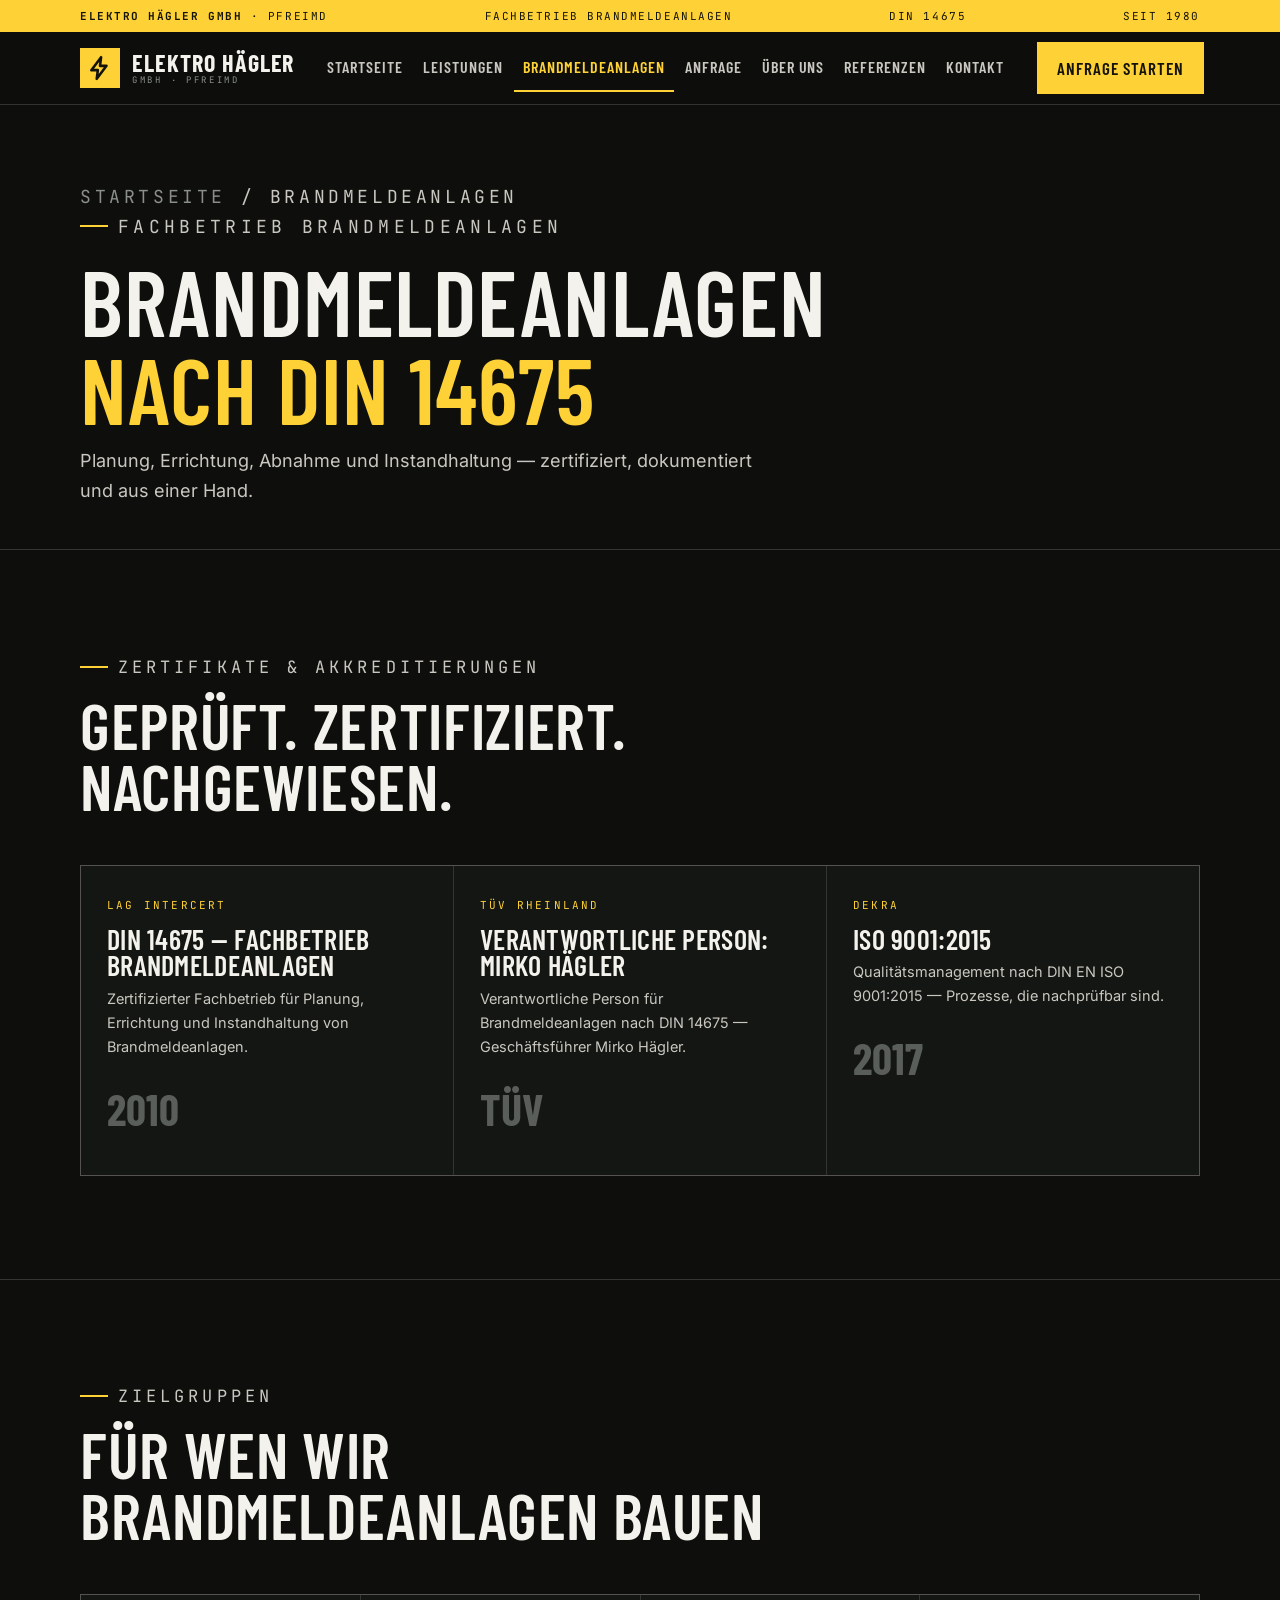
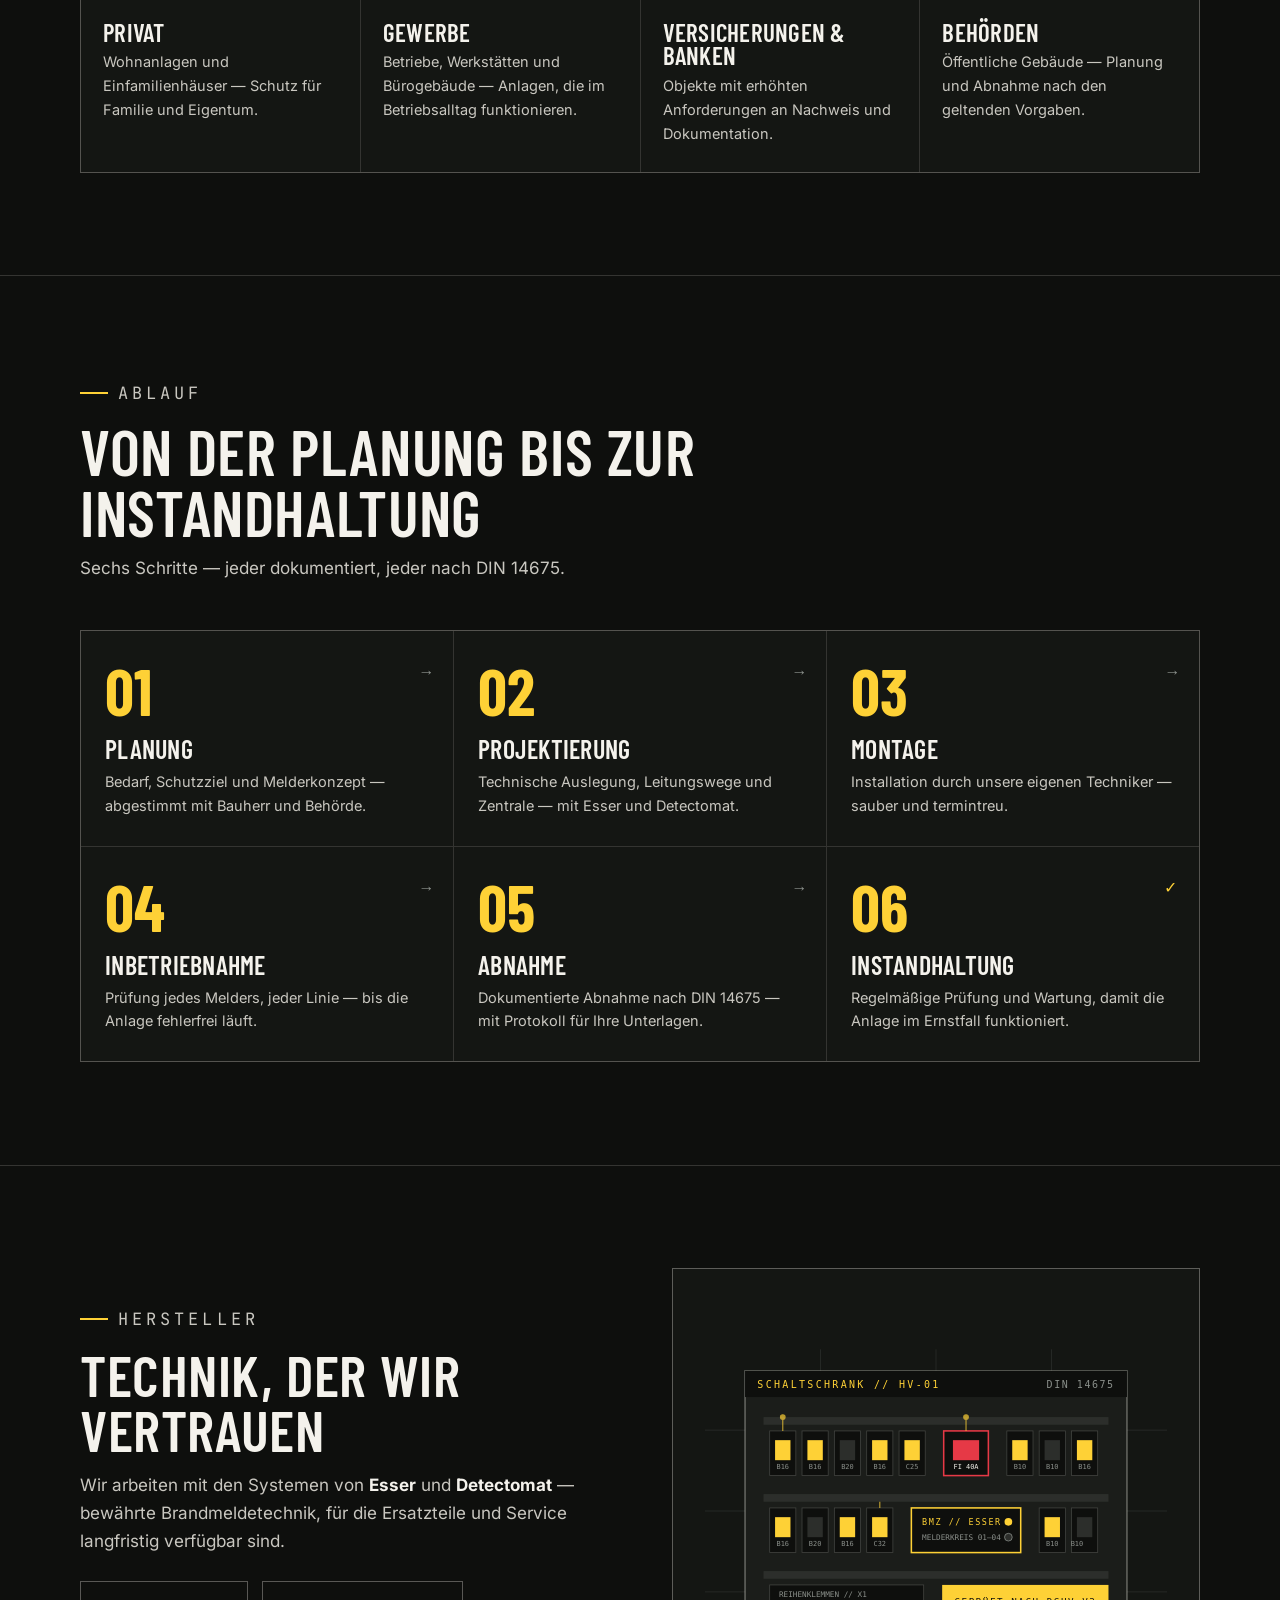
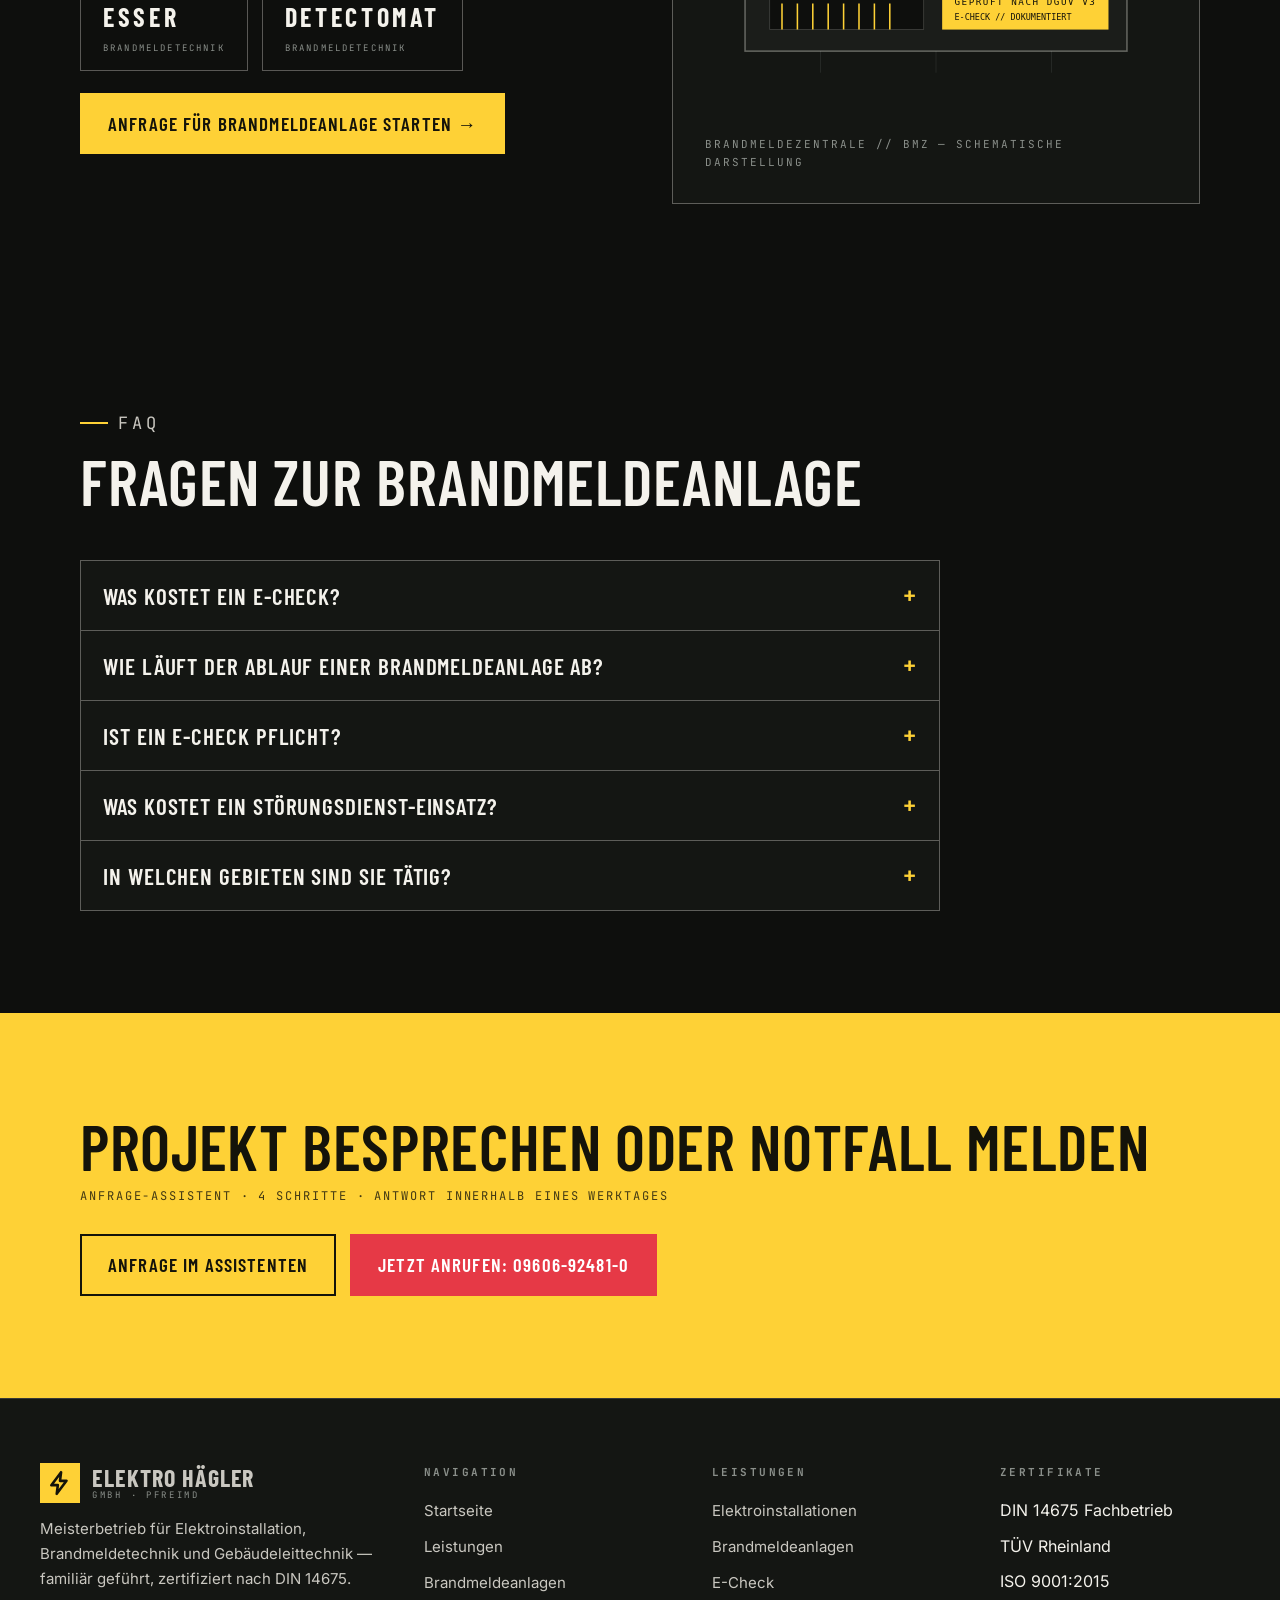
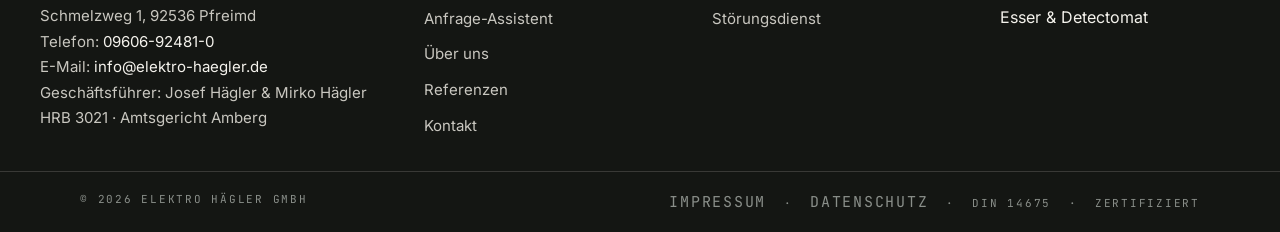
<file: brandmeldeanlagen.html>
<!DOCTYPE html>
<html lang="de">
<head>
<meta charset="utf-8">
<meta name="viewport" content="width=device-width, initial-scale=1">
<title>Brandmeldeanlagen nach DIN 14675 — Elektro Hägler GmbH</title>
<meta name="description" content="Fachbetrieb Brandmeldeanlagen nach DIN 14675: Planung, Errichtung, Abnahme und Instandhaltung mit Esser & Detectomat — für Privat, Gewerbe, Versicherungen und Behörden.">
<meta property="og:title" content="Brandmeldeanlagen nach DIN 14675 — Elektro Hägler GmbH">
<meta property="og:description" content="Fachbetrieb Brandmeldeanlagen nach DIN 14675: Planung, Errichtung, Abnahme und Instandhaltung mit Esser & Detectomat — für Privat, Gewerbe, Versicherungen und Behörden.">
<meta property="og:type" content="website">
<link rel="stylesheet" href="/assets/css/fonts.css">
<link rel="stylesheet" href="/assets/css/style.css">
<link rel="icon" href="data:image/svg+xml,%3Csvg xmlns='http://www.w3.org/2000/svg' viewBox='0 0 32 32'%3E%3Crect width='32' height='32' fill='%23FED136'/%3E%3Cpath d='M18 4 9 18h6l-1 10 9-14h-6l1-10z' fill='%230E0F0D'/%3E%3C/svg%3E">
</head>
<body>
<a class="skip-link" href="#main">Zum Inhalt springen</a>

<div class="utilbar"><div class="wrap">
<span><b>ELEKTRO HÄGLER GMBH</b> · PFREIMD</span>
<span>FACHBETRIEB BRANDMELDEANLAGEN</span>
<span>DIN 14675</span>
<span>SEIT 1980</span>
</div></div>
<header class="site-header"><div class="wrap">
<a class="logo" href="/" aria-label="Elektro Hägler GmbH — Startseite">
<span class="logo-mark"><svg viewBox="0 0 24 24" fill="none" stroke="currentColor" stroke-width="2.4" stroke-linecap="round" stroke-linejoin="round" aria-hidden="true"><path d="M13 2 4 14h6l-1 8 9-12h-6l1-8z"/></svg></span>
<span class="logo-text">Elektro Hägler<small>GMBH · PFREIMD</small></span></a>
<nav class="main-nav" aria-label="Hauptnavigation"><a href="/">Startseite</a><a href="/leistungen">Leistungen</a><a href="/brandmeldeanlagen" aria-current="page">Brandmeldeanlagen</a><a href="/anfrage">Anfrage</a><a href="/ueber-uns">Über uns</a><a href="/referenzen">Referenzen</a><a href="/kontakt">Kontakt</a></nav>
<div class="header-cta">
<a class="header-phone" href="tel:09606924810">09606-92481-0</a>
<a class="btn btn-yellow" href="/anfrage">Anfrage starten</a>
<button class="nav-toggle" data-nav-toggle aria-expanded="false" aria-controls="mobile-nav" aria-label="Menü öffnen">
<svg viewBox="0 0 24 24" fill="none" stroke="currentColor" stroke-width="2" stroke-linecap="round"><path d="M3 6h18M3 12h18M3 18h18"/></svg>
</button>
</div>
</div>
<nav class="mobile-nav" id="mobile-nav" aria-label="Mobile Navigation"><a href="/">Startseite</a><a href="/leistungen">Leistungen</a><a href="/brandmeldeanlagen" aria-current="page">Brandmeldeanlagen</a><a href="/anfrage">Anfrage</a><a href="/ueber-uns">Über uns</a><a href="/referenzen">Referenzen</a><a href="/kontakt">Kontakt</a>
<a class="mobile-phone" href="tel:09606924810">☎ 09606-92481-0</a>
</nav></header>
<main id="main">

<section class="page-hero"><div class="wrap">
<p class="crumbs"><a href="/">Startseite</a> / Brandmeldeanlagen</p>
<p class="eyebrow">Fachbetrieb Brandmeldeanlagen</p>
<h1>Brandmeldeanlagen<br><span class="hl">nach DIN 14675</span></h1>
<p>Planung, Errichtung, Abnahme und Instandhaltung — zertifiziert, dokumentiert und aus einer Hand.</p>
</div></section>
<section><div class="wrap">
<div class="section-head"><p class="eyebrow">Zertifikate &amp; Akkreditierungen</p><h2>Geprüft. Zertifiziert. Nachgewiesen.</h2></div>
<div class="cert-grid">
<div class="cert"><p class="cert-org">LAG InterCert</p><h3>DIN 14675 — Fachbetrieb Brandmeldeanlagen</h3><p>Zertifizierter Fachbetrieb für Planung, Errichtung und Instandhaltung von Brandmeldeanlagen.</p><div class="cert-year">2010</div></div>
<div class="cert"><p class="cert-org">TÜV Rheinland</p><h3>Verantwortliche Person: Mirko Hägler</h3><p>Verantwortliche Person für Brandmeldeanlagen nach DIN 14675 — Geschäftsführer Mirko Hägler.</p><div class="cert-year">TÜV</div></div>
<div class="cert"><p class="cert-org">DEKRA</p><h3>ISO 9001:2015</h3><p>Qualitätsmanagement nach DIN EN ISO 9001:2015 — Prozesse, die nachprüfbar sind.</p><div class="cert-year">2017</div></div>
</div></div></section>
<section style="border-top:1px solid var(--line)"><div class="wrap">
<div class="section-head"><p class="eyebrow">Zielgruppen</p><h2>Für wen wir Brandmeldeanlagen bauen</h2></div>
<div class="audience-grid">
<div class="audience"><h3>Privat</h3><p>Wohnanlagen und Einfamilienhäuser — Schutz für Familie und Eigentum.</p></div>
<div class="audience"><h3>Gewerbe</h3><p>Betriebe, Werkstätten und Bürogebäude — Anlagen, die im Betriebsalltag funktionieren.</p></div>
<div class="audience"><h3>Versicherungen &amp; Banken</h3><p>Objekte mit erhöhten Anforderungen an Nachweis und Dokumentation.</p></div>
<div class="audience"><h3>Behörden</h3><p>Öffentliche Gebäude — Planung und Abnahme nach den geltenden Vorgaben.</p></div>
</div></div></section>
<section style="border-top:1px solid var(--line)"><div class="wrap">
<div class="section-head"><p class="eyebrow">Ablauf</p><h2>Von der Planung bis zur Instandhaltung</h2>
<p>Sechs Schritte — jeder dokumentiert, jeder nach DIN 14675.</p></div>
<div class="steps steps-3">
<div class="step"><div class="step-num">01</div><h3>Planung</h3><p>Bedarf, Schutzziel und Melderkonzept — abgestimmt mit Bauherr und Behörde.</p></div>
<div class="step"><div class="step-num">02</div><h3>Projektierung</h3><p>Technische Auslegung, Leitungswege und Zentrale — mit Esser und Detectomat.</p></div>
<div class="step"><div class="step-num">03</div><h3>Montage</h3><p>Installation durch unsere eigenen Techniker — sauber und termintreu.</p></div>
<div class="step"><div class="step-num">04</div><h3>Inbetriebnahme</h3><p>Prüfung jedes Melders, jeder Linie — bis die Anlage fehlerfrei läuft.</p></div>
<div class="step"><div class="step-num">05</div><h3>Abnahme</h3><p>Dokumentierte Abnahme nach DIN 14675 — mit Protokoll für Ihre Unterlagen.</p></div>
<div class="step"><div class="step-num">06</div><h3>Instandhaltung</h3><p>Regelmäßige Prüfung und Wartung, damit die Anlage im Ernstfall funktioniert.</p></div>
</div></div></section>
<section style="border-top:1px solid var(--line)"><div class="wrap split">
<div>
<p class="eyebrow">Hersteller</p>
<h2>Technik, der wir vertrauen</h2>
<p>Wir arbeiten mit den Systemen von <strong>Esser</strong> und <strong>Detectomat</strong> — bewährte Brandmeldetechnik, für die Ersatzteile und Service langfristig verfügbar sind.</p>
<div class="manufacturers"><span class="mfr">Esser<small>Brandmeldetechnik</small></span><span class="mfr">Detectomat<small>Brandmeldetechnik</small></span></div>
<p style="margin-top:22px"><a class="btn btn-yellow" href="/anfrage?vorhaben=brandmeldeanlage">Anfrage für Brandmeldeanlage starten →</a></p>
</div>
<figure class="panel-illus"><img src="/assets/img/schaltschrank.svg" alt="Schematische Zeichnung eines Schaltschranks mit Brandmeldezentrale" width="600" height="420">
<figcaption>Brandmeldezentrale // BMZ — schematische Darstellung</figcaption></figure>
</div></section>

<section><div class="wrap">
<div class="section-head"><p class="eyebrow">FAQ</p><h2>Fragen zur Brandmeldeanlage</h2></div>
<div class="faq"><div class="faq-item"><button class="faq-q" type="button" aria-expanded="false">Was kostet ein E-Check?<span class="fx" aria-hidden="true">+</span></button><div class="faq-a"><p>Das hängt von der Größe und der Art der Anlage ab — von der Wohnung bis zum Gewerbeobjekt. Einen Pauschalpreis nennen wir nicht, ohne das Objekt zu kennen. Nutzen Sie den <a href="/anfrage">Anfrage-Assistenten</a>: Nach Ihrer Anfrage erhalten Sie ein schriftliches Angebot — geprüft wird nach DGUV V3, das Ergebnis erhalten Sie dokumentiert.</p></div></div><div class="faq-item"><button class="faq-q" type="button" aria-expanded="false">Wie läuft der Ablauf einer Brandmeldeanlage ab?<span class="fx" aria-hidden="true">+</span></button><div class="faq-a"><p>In sechs Schritten: Planung, Projektierung, Montage, Inbetriebnahme, Abnahme und Instandhaltung. Als Fachbetrieb nach DIN 14675 planen und errichten wir die Anlage, nehmen sie ab und betreuen sie anschließend in der Instandhaltung — mit Meldern und Zentralen von Esser und Detectomat.</p></div></div><div class="faq-item"><button class="faq-q" type="button" aria-expanded="false">Ist ein E-Check Pflicht?<span class="fx" aria-hidden="true">+</span></button><div class="faq-a"><p>Für gewerbliche Anlagen schreibt die DGUV Vorschrift 3 regelmäßige Prüfungen ortsfester und ortsveränderlicher elektrischer Anlagen und Betriebsmittel vor. Für private Haushalte ist die Prüfung nicht gesetzlich vorgeschrieben, sie wird aber empfohlen — etwa vor einem Kauf, nach einem Umbau oder zur Absicherung gegenüber der Versicherung.</p></div></div><div class="faq-item"><button class="faq-q" type="button" aria-expanded="false">Was kostet ein Störungsdienst-Einsatz?<span class="fx" aria-hidden="true">+</span></button><div class="faq-a"><p>Die Kosten richten sich nach Art und Umfang der Störung sowie nach dem Aufwand vor Ort. Rufen Sie uns unter 09606-92481-0 an und schildern Sie die Störung — wir sagen Ihnen vorab, was auf Sie zukommt, und kommen nach Absprache zu Ihnen.</p></div></div><div class="faq-item"><button class="faq-q" type="button" aria-expanded="false">In welchen Gebieten sind Sie tätig?<span class="fx" aria-hidden="true">+</span></button><div class="faq-a"><p>Unser Sitz ist in Pfreimd. Wir arbeiten in der gesamten Oberpfalz — unter anderem in Schwandorf und Umgebung — für Privatkunden, Unternehmen und Behörden. Sprechen Sie uns an, wenn Ihr Objekt außerhalb liegt: Wir prüfen jede Anfrage einzeln.</p></div></div></div>
</div></section>

<section class="cta-band"><div class="wrap">
<div><h2>Projekt besprechen oder Notfall melden</h2>
<p>Anfrage-Assistent · 4 Schritte · Antwort innerhalb eines Werktages</p></div>
<div class="cta-btns">
<a class="btn btn-ghost" href="/anfrage">Anfrage im Assistenten</a>
<a class="btn btn-red" href="tel:09606924810">Jetzt anrufen: 09606-92481-0</a>
</div></div></section>

</main>
<footer class="site-footer">
<div class="wrap footer-grid">
<div class="footer-brand">
<a class="logo" href="/" aria-label="Elektro Hägler GmbH — Startseite">
<span class="logo-mark"><svg viewBox="0 0 24 24" fill="none" stroke="currentColor" stroke-width="2.4" stroke-linecap="round" stroke-linejoin="round" aria-hidden="true"><path d="M13 2 4 14h6l-1 8 9-12h-6l1-8z"/></svg></span>
<span class="logo-text">Elektro Hägler<small>GMBH · PFREIMD</small></span></a>
<p>Meisterbetrieb für Elektroinstallation, Brandmeldetechnik und Gebäudeleittechnik — familiär geführt, zertifiziert nach DIN 14675.</p>
<address>Schmelzweg 1, 92536 Pfreimd<br>Telefon: <a href="tel:09606924810">09606-92481-0</a><br>E-Mail: <a href="mailto:info@elektro-haegler.de">info@elektro-haegler.de</a><br>Geschäftsführer: Josef Hägler &amp; Mirko Hägler<br>HRB 3021 · Amtsgericht Amberg</address>
</div>
<div><h4>Navigation</h4><ul>
<li><a href="/">Startseite</a></li><li><a href="/leistungen">Leistungen</a></li>
<li><a href="/brandmeldeanlagen">Brandmeldeanlagen</a></li><li><a href="/anfrage">Anfrage-Assistent</a></li>
<li><a href="/ueber-uns">Über uns</a></li><li><a href="/referenzen">Referenzen</a></li>
<li><a href="/kontakt">Kontakt</a></li></ul></div>
<div><h4>Leistungen</h4><ul>
<li><a href="/leistungen#elektroinstallationen">Elektroinstallationen</a></li>
<li><a href="/leistungen#brandmeldeanlagen">Brandmeldeanlagen</a></li>
<li><a href="/leistungen#e-check">E-Check</a></li>
<li><a href="/leistungen#stoerungsdienst">Störungsdienst</a></li></ul></div>
<div><h4>Zertifikate</h4><ul>
<li>DIN 14675 Fachbetrieb</li><li>TÜV Rheinland</li><li>ISO 9001:2015</li>
<li>Esser &amp; Detectomat</li></ul></div>
</div>
<div class="footer-bottom"><div class="wrap">
<span>© 2026 ELEKTRO HÄGLER GMBH</span>
<span><a href="/impressum">Impressum</a> &nbsp;·&nbsp; <a href="/impressum#datenschutz">Datenschutz</a> &nbsp;·&nbsp; DIN 14675 &nbsp;·&nbsp; Zertifiziert</span>
</div></div>
</footer>
<script src="/assets/js/site.js" defer></script>
</body>
</html>
</file>
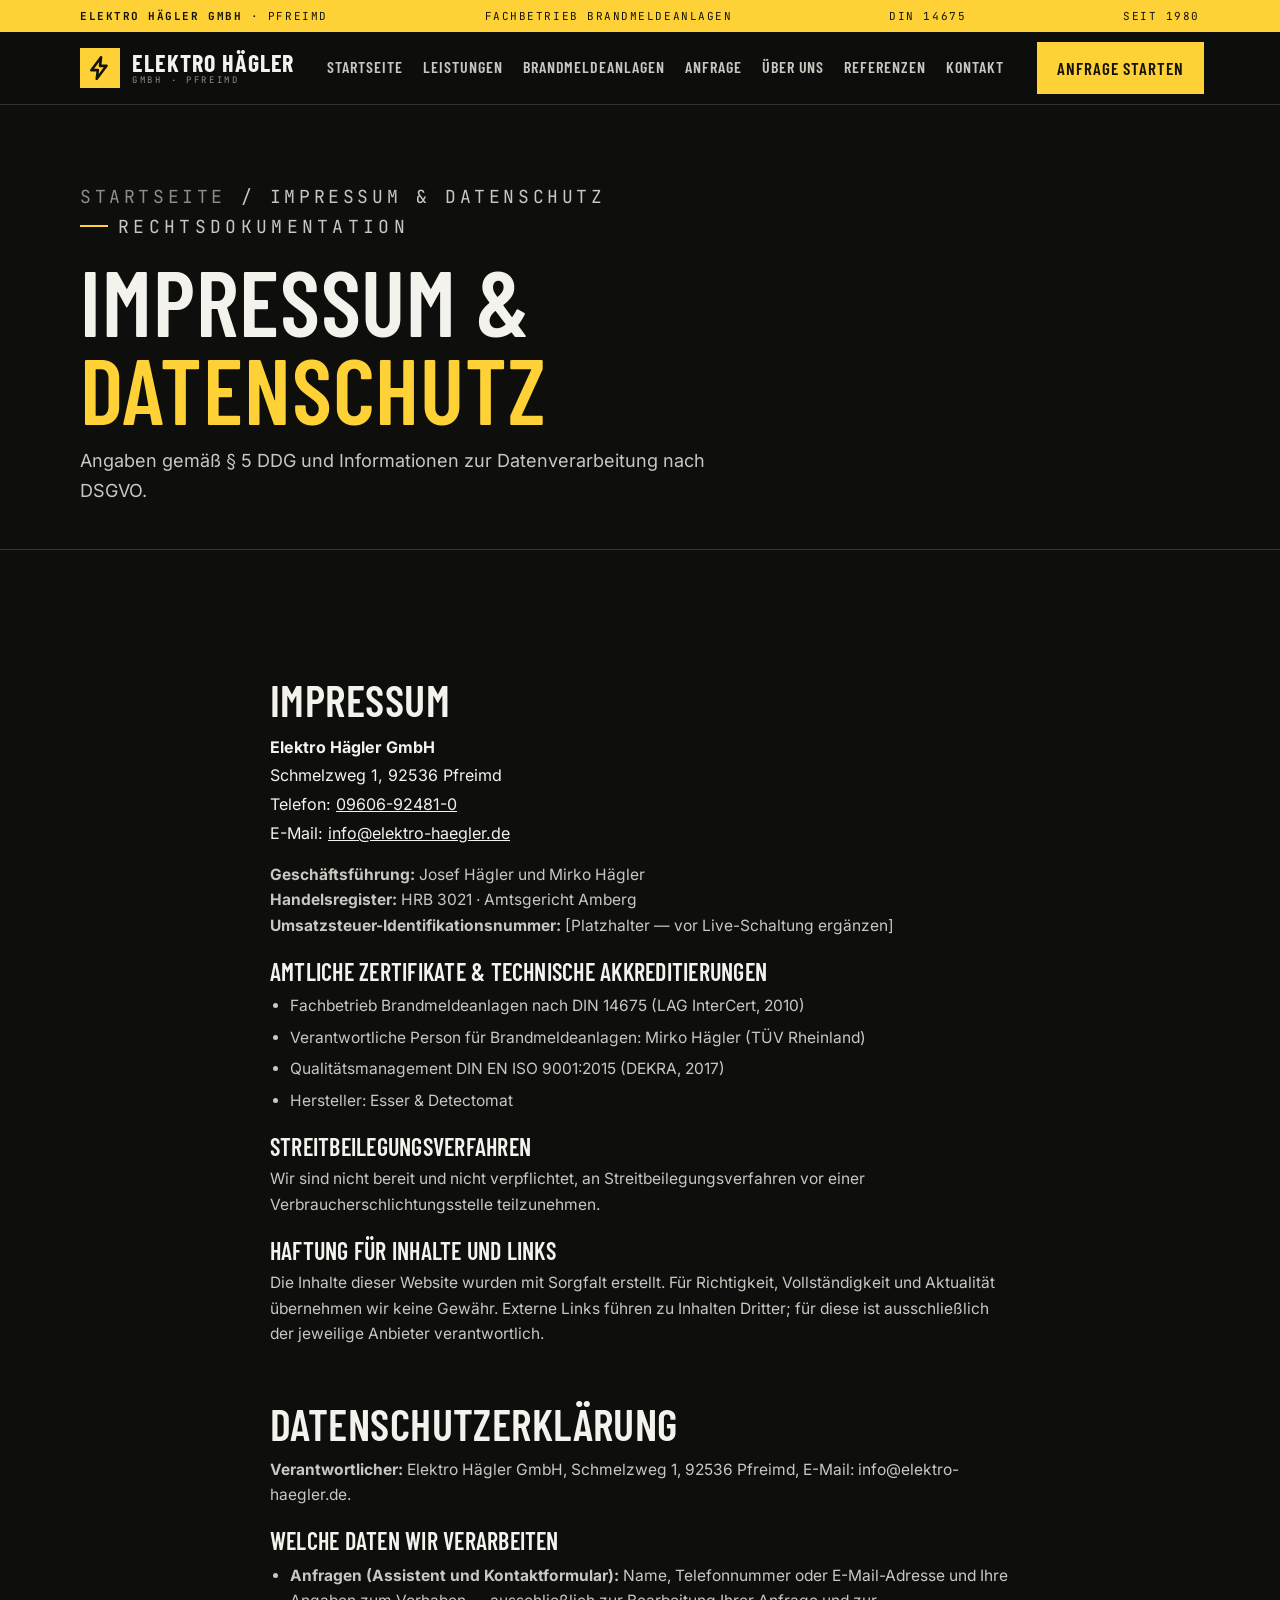
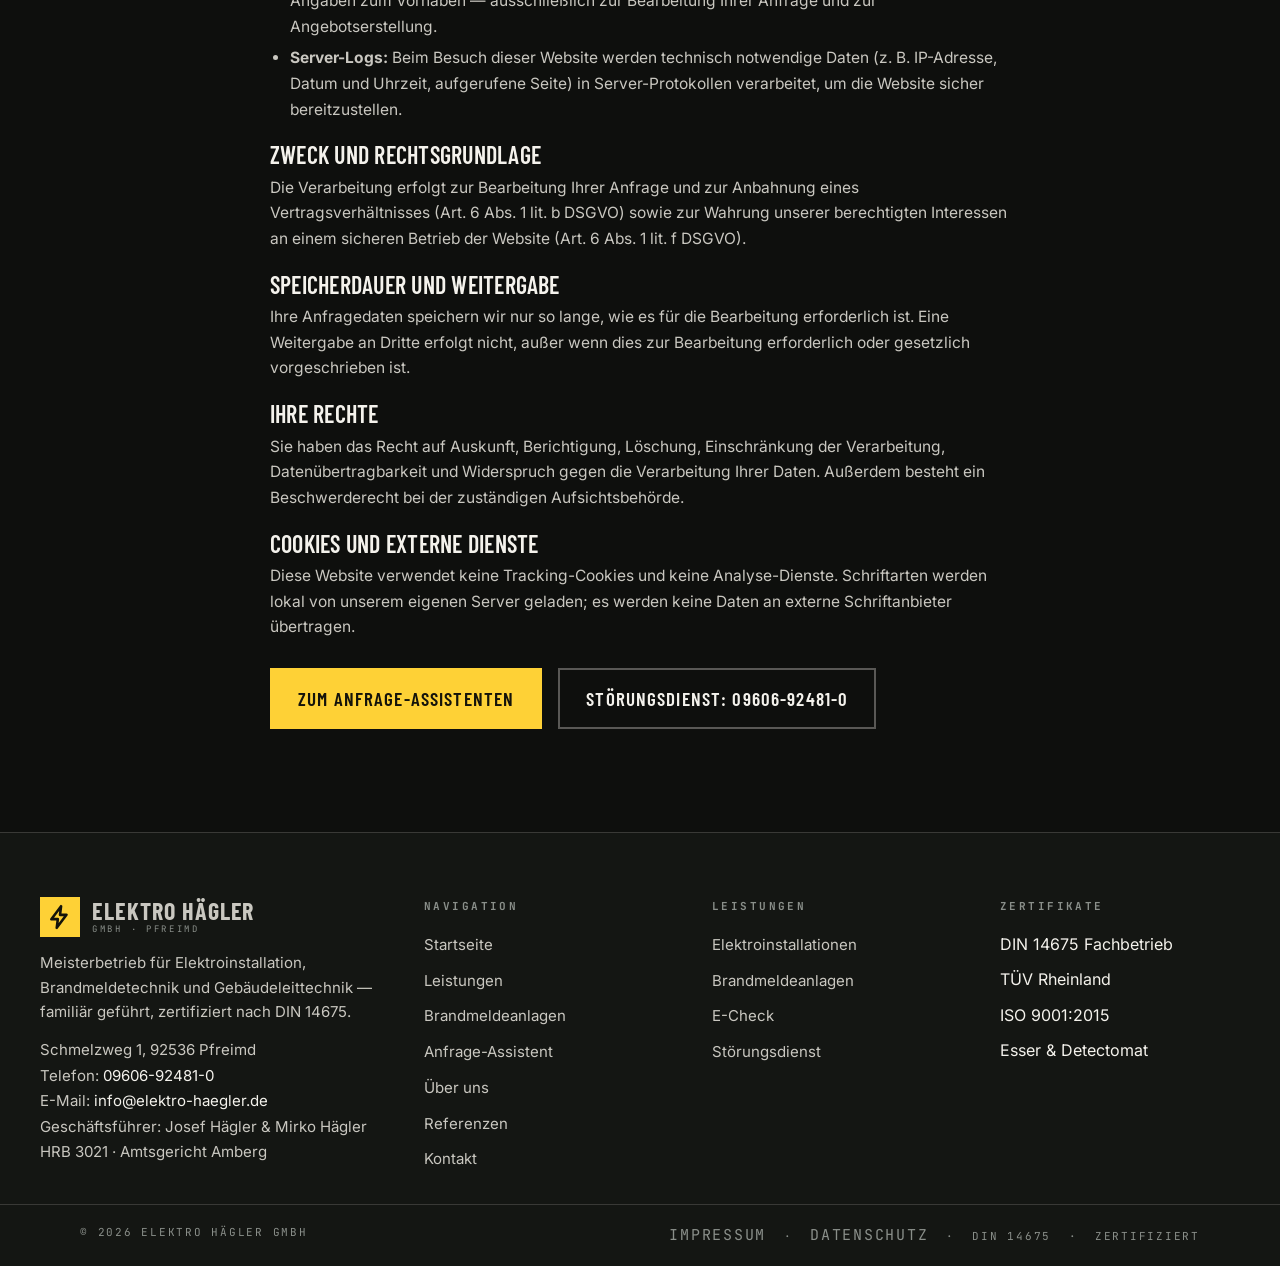
<file: impressum.html>
<!DOCTYPE html>
<html lang="de">
<head>
<meta charset="utf-8">
<meta name="viewport" content="width=device-width, initial-scale=1">
<title>Impressum & Datenschutz — Elektro Hägler GmbH</title>
<meta name="description" content="Impressum und Datenschutzerklärung der Elektro Hägler GmbH, Schmelzweg 1, 92536 Pfreimd — HRB 3021, Amtsgericht Amberg.">
<meta property="og:title" content="Impressum & Datenschutz — Elektro Hägler GmbH">
<meta property="og:description" content="Impressum und Datenschutzerklärung der Elektro Hägler GmbH, Schmelzweg 1, 92536 Pfreimd — HRB 3021, Amtsgericht Amberg.">
<meta property="og:type" content="website">
<link rel="stylesheet" href="/assets/css/fonts.css">
<link rel="stylesheet" href="/assets/css/style.css">
<link rel="icon" href="data:image/svg+xml,%3Csvg xmlns='http://www.w3.org/2000/svg' viewBox='0 0 32 32'%3E%3Crect width='32' height='32' fill='%23FED136'/%3E%3Cpath d='M18 4 9 18h6l-1 10 9-14h-6l1-10z' fill='%230E0F0D'/%3E%3C/svg%3E">
</head>
<body>
<a class="skip-link" href="#main">Zum Inhalt springen</a>

<div class="utilbar"><div class="wrap">
<span><b>ELEKTRO HÄGLER GMBH</b> · PFREIMD</span>
<span>FACHBETRIEB BRANDMELDEANLAGEN</span>
<span>DIN 14675</span>
<span>SEIT 1980</span>
</div></div>
<header class="site-header"><div class="wrap">
<a class="logo" href="/" aria-label="Elektro Hägler GmbH — Startseite">
<span class="logo-mark"><svg viewBox="0 0 24 24" fill="none" stroke="currentColor" stroke-width="2.4" stroke-linecap="round" stroke-linejoin="round" aria-hidden="true"><path d="M13 2 4 14h6l-1 8 9-12h-6l1-8z"/></svg></span>
<span class="logo-text">Elektro Hägler<small>GMBH · PFREIMD</small></span></a>
<nav class="main-nav" aria-label="Hauptnavigation"><a href="/">Startseite</a><a href="/leistungen">Leistungen</a><a href="/brandmeldeanlagen">Brandmeldeanlagen</a><a href="/anfrage">Anfrage</a><a href="/ueber-uns">Über uns</a><a href="/referenzen">Referenzen</a><a href="/kontakt">Kontakt</a></nav>
<div class="header-cta">
<a class="header-phone" href="tel:09606924810">09606-92481-0</a>
<a class="btn btn-yellow" href="/anfrage">Anfrage starten</a>
<button class="nav-toggle" data-nav-toggle aria-expanded="false" aria-controls="mobile-nav" aria-label="Menü öffnen">
<svg viewBox="0 0 24 24" fill="none" stroke="currentColor" stroke-width="2" stroke-linecap="round"><path d="M3 6h18M3 12h18M3 18h18"/></svg>
</button>
</div>
</div>
<nav class="mobile-nav" id="mobile-nav" aria-label="Mobile Navigation"><a href="/">Startseite</a><a href="/leistungen">Leistungen</a><a href="/brandmeldeanlagen">Brandmeldeanlagen</a><a href="/anfrage">Anfrage</a><a href="/ueber-uns">Über uns</a><a href="/referenzen">Referenzen</a><a href="/kontakt">Kontakt</a>
<a class="mobile-phone" href="tel:09606924810">☎ 09606-92481-0</a>
</nav></header>
<main id="main">

<section class="page-hero"><div class="wrap">
<p class="crumbs"><a href="/">Startseite</a> / Impressum &amp; Datenschutz</p>
<p class="eyebrow">Rechtsdokumentation</p>
<h1>Impressum &amp;<br><span class="hl">Datenschutz</span></h1>
<p>Angaben gemäß § 5 DDG und Informationen zur Datenverarbeitung nach DSGVO.</p>
</div></section>
<section><div class="wrap legal">
<h2>Impressum</h2>
<address class="addr"><strong>Elektro Hägler GmbH</strong><br>Schmelzweg 1, 92536 Pfreimd<br>
Telefon: <a href="tel:09606924810">09606-92481-0</a><br>
E-Mail: <a href="mailto:info@elektro-haegler.de">info@elektro-haegler.de</a></address>
<p style="margin-top:14px"><strong>Geschäftsführung:</strong> Josef Hägler und Mirko Hägler<br>
<strong>Handelsregister:</strong> HRB 3021 · Amtsgericht Amberg<br>
<strong>Umsatzsteuer-Identifikationsnummer:</strong> [Platzhalter — vor Live-Schaltung ergänzen]</p>
<h3>Amtliche Zertifikate &amp; technische Akkreditierungen</h3>
<ul>
<li>Fachbetrieb Brandmeldeanlagen nach DIN 14675 (LAG InterCert, 2010)</li>
<li>Verantwortliche Person für Brandmeldeanlagen: Mirko Hägler (TÜV Rheinland)</li>
<li>Qualitätsmanagement DIN EN ISO 9001:2015 (DEKRA, 2017)</li>
<li>Hersteller: Esser &amp; Detectomat</li>
</ul>
<h3>Streitbeilegungsverfahren</h3>
<p>Wir sind nicht bereit und nicht verpflichtet, an Streitbeilegungsverfahren vor einer Verbraucherschlichtungsstelle teilzunehmen.</p>
<h3>Haftung für Inhalte und Links</h3>
<p>Die Inhalte dieser Website wurden mit Sorgfalt erstellt. Für Richtigkeit, Vollständigkeit und Aktualität übernehmen wir keine Gewähr. Externe Links führen zu Inhalten Dritter; für diese ist ausschließlich der jeweilige Anbieter verantwortlich.</p>

<h2 id="datenschutz" style="margin-top:56px">Datenschutzerklärung</h2>
<p><strong>Verantwortlicher:</strong> Elektro Hägler GmbH, Schmelzweg 1, 92536 Pfreimd, E-Mail: info@elektro-haegler.de.</p>
<h3>Welche Daten wir verarbeiten</h3>
<ul>
<li><strong>Anfragen (Assistent und Kontaktformular):</strong> Name, Telefonnummer oder E-Mail-Adresse und Ihre Angaben zum Vorhaben — ausschließlich zur Bearbeitung Ihrer Anfrage und zur Angebotserstellung.</li>
<li><strong>Server-Logs:</strong> Beim Besuch dieser Website werden technisch notwendige Daten (z.&nbsp;B. IP-Adresse, Datum und Uhrzeit, aufgerufene Seite) in Server-Protokollen verarbeitet, um die Website sicher bereitzustellen.</li>
</ul>
<h3>Zweck und Rechtsgrundlage</h3>
<p>Die Verarbeitung erfolgt zur Bearbeitung Ihrer Anfrage und zur Anbahnung eines Vertragsverhältnisses (Art. 6 Abs. 1 lit. b DSGVO) sowie zur Wahrung unserer berechtigten Interessen an einem sicheren Betrieb der Website (Art. 6 Abs. 1 lit. f DSGVO).</p>
<h3>Speicherdauer und Weitergabe</h3>
<p>Ihre Anfragedaten speichern wir nur so lange, wie es für die Bearbeitung erforderlich ist. Eine Weitergabe an Dritte erfolgt nicht, außer wenn dies zur Bearbeitung erforderlich oder gesetzlich vorgeschrieben ist.</p>
<h3>Ihre Rechte</h3>
<p>Sie haben das Recht auf Auskunft, Berichtigung, Löschung, Einschränkung der Verarbeitung, Datenübertragbarkeit und Widerspruch gegen die Verarbeitung Ihrer Daten. Außerdem besteht ein Beschwerderecht bei der zuständigen Aufsichtsbehörde.</p>
<h3>Cookies und externe Dienste</h3>
<p>Diese Website verwendet keine Tracking-Cookies und keine Analyse-Dienste. Schriftarten werden lokal von unserem eigenen Server geladen; es werden keine Daten an externe Schriftanbieter übertragen.</p>
<p style="margin-top:28px"><a class="btn btn-yellow" href="/anfrage">Zum Anfrage-Assistenten</a>
<a class="btn btn-ghost" href="tel:09606924810" style="margin-left:12px">Störungsdienst: 09606-92481-0</a></p>
</div></section>

</main>
<footer class="site-footer">
<div class="wrap footer-grid">
<div class="footer-brand">
<a class="logo" href="/" aria-label="Elektro Hägler GmbH — Startseite">
<span class="logo-mark"><svg viewBox="0 0 24 24" fill="none" stroke="currentColor" stroke-width="2.4" stroke-linecap="round" stroke-linejoin="round" aria-hidden="true"><path d="M13 2 4 14h6l-1 8 9-12h-6l1-8z"/></svg></span>
<span class="logo-text">Elektro Hägler<small>GMBH · PFREIMD</small></span></a>
<p>Meisterbetrieb für Elektroinstallation, Brandmeldetechnik und Gebäudeleittechnik — familiär geführt, zertifiziert nach DIN 14675.</p>
<address>Schmelzweg 1, 92536 Pfreimd<br>Telefon: <a href="tel:09606924810">09606-92481-0</a><br>E-Mail: <a href="mailto:info@elektro-haegler.de">info@elektro-haegler.de</a><br>Geschäftsführer: Josef Hägler &amp; Mirko Hägler<br>HRB 3021 · Amtsgericht Amberg</address>
</div>
<div><h4>Navigation</h4><ul>
<li><a href="/">Startseite</a></li><li><a href="/leistungen">Leistungen</a></li>
<li><a href="/brandmeldeanlagen">Brandmeldeanlagen</a></li><li><a href="/anfrage">Anfrage-Assistent</a></li>
<li><a href="/ueber-uns">Über uns</a></li><li><a href="/referenzen">Referenzen</a></li>
<li><a href="/kontakt">Kontakt</a></li></ul></div>
<div><h4>Leistungen</h4><ul>
<li><a href="/leistungen#elektroinstallationen">Elektroinstallationen</a></li>
<li><a href="/leistungen#brandmeldeanlagen">Brandmeldeanlagen</a></li>
<li><a href="/leistungen#e-check">E-Check</a></li>
<li><a href="/leistungen#stoerungsdienst">Störungsdienst</a></li></ul></div>
<div><h4>Zertifikate</h4><ul>
<li>DIN 14675 Fachbetrieb</li><li>TÜV Rheinland</li><li>ISO 9001:2015</li>
<li>Esser &amp; Detectomat</li></ul></div>
</div>
<div class="footer-bottom"><div class="wrap">
<span>© 2026 ELEKTRO HÄGLER GMBH</span>
<span><a href="/impressum">Impressum</a> &nbsp;·&nbsp; <a href="/impressum#datenschutz">Datenschutz</a> &nbsp;·&nbsp; DIN 14675 &nbsp;·&nbsp; Zertifiziert</span>
</div></div>
</footer>
<script src="/assets/js/site.js" defer></script>
</body>
</html>
</file>
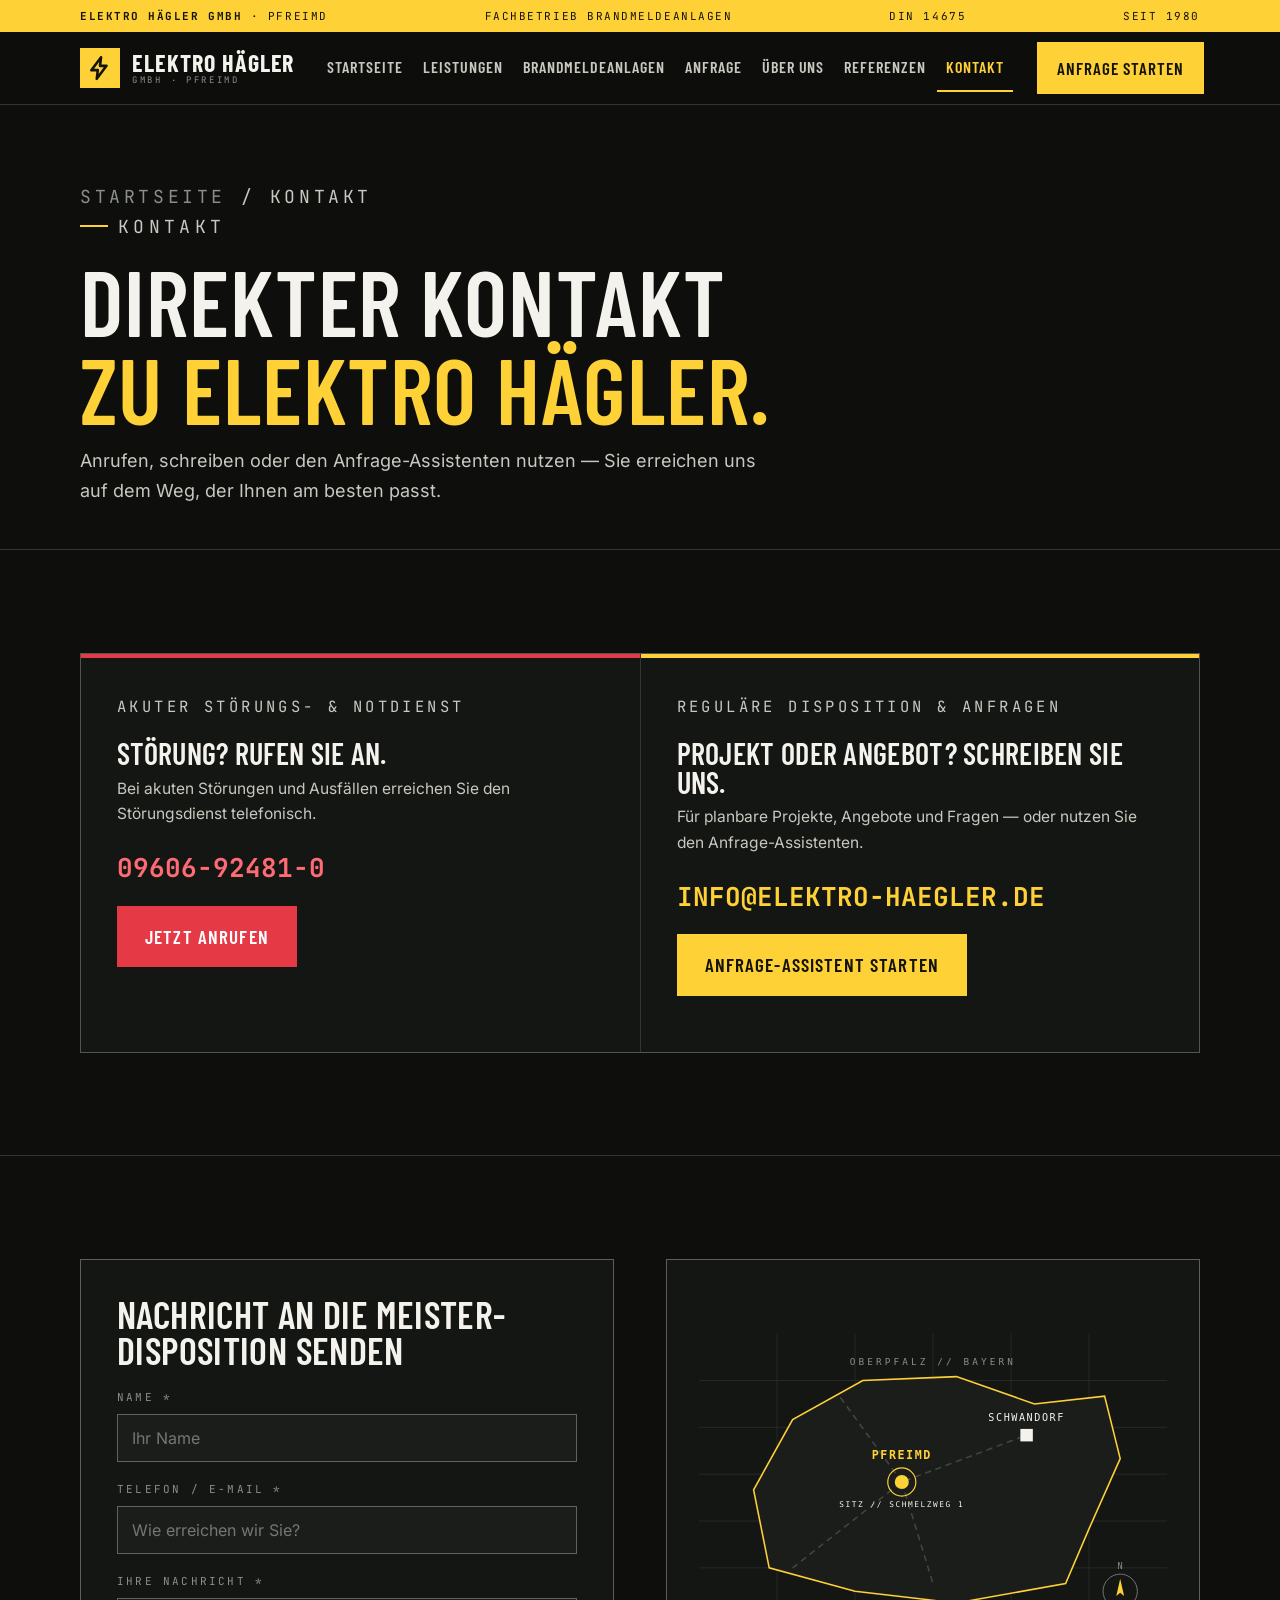
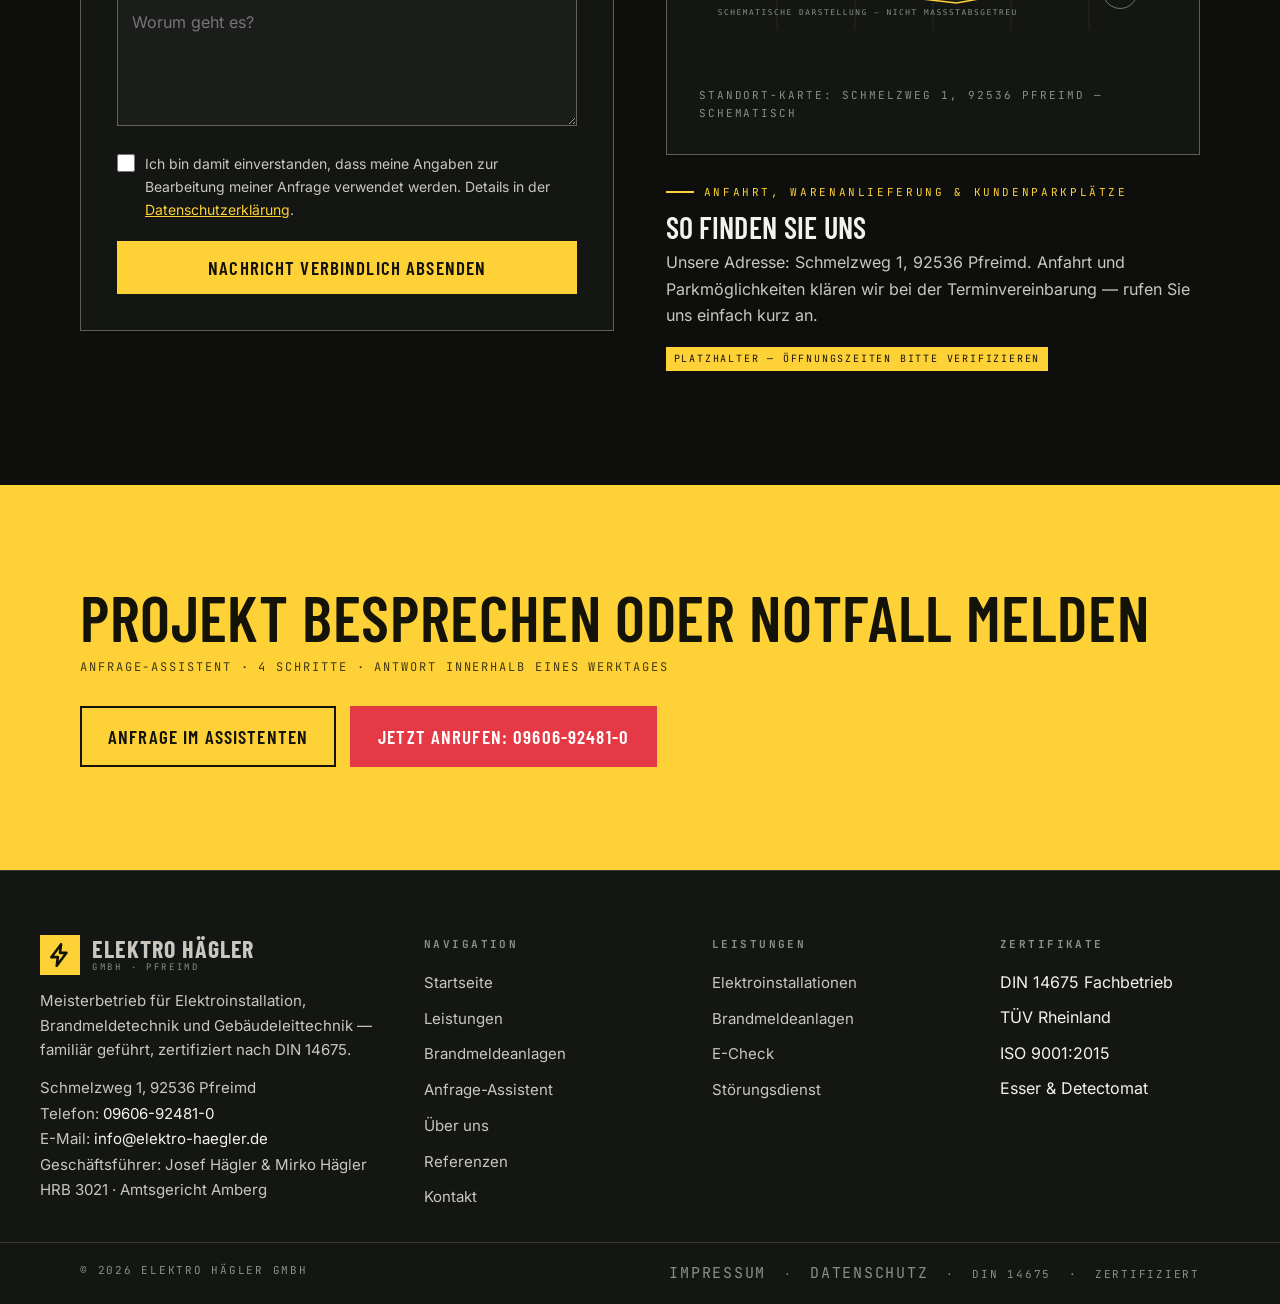
<file: kontakt.html>
<!DOCTYPE html>
<html lang="de">
<head>
<meta charset="utf-8">
<meta name="viewport" content="width=device-width, initial-scale=1">
<title>Kontakt — Elektro Hägler, Pfreimd — Elektro Hägler GmbH</title>
<meta name="description" content="Direkter Kontakt: Schmelzweg 1, 92536 Pfreimd, Telefon 09606-92481-0, E-Mail info@elektro-haegler.de. Anfrage-Assistent oder Nachricht an die Meister-Disposition.">
<meta property="og:title" content="Kontakt — Elektro Hägler, Pfreimd — Elektro Hägler GmbH">
<meta property="og:description" content="Direkter Kontakt: Schmelzweg 1, 92536 Pfreimd, Telefon 09606-92481-0, E-Mail info@elektro-haegler.de. Anfrage-Assistent oder Nachricht an die Meister-Disposition.">
<meta property="og:type" content="website">
<link rel="stylesheet" href="/assets/css/fonts.css">
<link rel="stylesheet" href="/assets/css/style.css">
<link rel="icon" href="data:image/svg+xml,%3Csvg xmlns='http://www.w3.org/2000/svg' viewBox='0 0 32 32'%3E%3Crect width='32' height='32' fill='%23FED136'/%3E%3Cpath d='M18 4 9 18h6l-1 10 9-14h-6l1-10z' fill='%230E0F0D'/%3E%3C/svg%3E">
</head>
<body>
<a class="skip-link" href="#main">Zum Inhalt springen</a>

<div class="utilbar"><div class="wrap">
<span><b>ELEKTRO HÄGLER GMBH</b> · PFREIMD</span>
<span>FACHBETRIEB BRANDMELDEANLAGEN</span>
<span>DIN 14675</span>
<span>SEIT 1980</span>
</div></div>
<header class="site-header"><div class="wrap">
<a class="logo" href="/" aria-label="Elektro Hägler GmbH — Startseite">
<span class="logo-mark"><svg viewBox="0 0 24 24" fill="none" stroke="currentColor" stroke-width="2.4" stroke-linecap="round" stroke-linejoin="round" aria-hidden="true"><path d="M13 2 4 14h6l-1 8 9-12h-6l1-8z"/></svg></span>
<span class="logo-text">Elektro Hägler<small>GMBH · PFREIMD</small></span></a>
<nav class="main-nav" aria-label="Hauptnavigation"><a href="/">Startseite</a><a href="/leistungen">Leistungen</a><a href="/brandmeldeanlagen">Brandmeldeanlagen</a><a href="/anfrage">Anfrage</a><a href="/ueber-uns">Über uns</a><a href="/referenzen">Referenzen</a><a href="/kontakt" aria-current="page">Kontakt</a></nav>
<div class="header-cta">
<a class="header-phone" href="tel:09606924810">09606-92481-0</a>
<a class="btn btn-yellow" href="/anfrage">Anfrage starten</a>
<button class="nav-toggle" data-nav-toggle aria-expanded="false" aria-controls="mobile-nav" aria-label="Menü öffnen">
<svg viewBox="0 0 24 24" fill="none" stroke="currentColor" stroke-width="2" stroke-linecap="round"><path d="M3 6h18M3 12h18M3 18h18"/></svg>
</button>
</div>
</div>
<nav class="mobile-nav" id="mobile-nav" aria-label="Mobile Navigation"><a href="/">Startseite</a><a href="/leistungen">Leistungen</a><a href="/brandmeldeanlagen">Brandmeldeanlagen</a><a href="/anfrage">Anfrage</a><a href="/ueber-uns">Über uns</a><a href="/referenzen">Referenzen</a><a href="/kontakt" aria-current="page">Kontakt</a>
<a class="mobile-phone" href="tel:09606924810">☎ 09606-92481-0</a>
</nav></header>
<main id="main">

<section class="page-hero"><div class="wrap">
<p class="crumbs"><a href="/">Startseite</a> / Kontakt</p>
<p class="eyebrow">Kontakt</p>
<h1>Direkter Kontakt<br><span class="hl">zu Elektro Hägler.</span></h1>
<p>Anrufen, schreiben oder den Anfrage-Assistenten nutzen — Sie erreichen uns auf dem Weg, der Ihnen am besten passt.</p>
</div></section>
<section><div class="wrap">
<div class="contact-grid">
<div class="contact-card red"><p class="label">Akuter Störungs- &amp; Notdienst</p>
<h3>Störung? Rufen Sie an.</h3>
<p>Bei akuten Störungen und Ausfällen erreichen Sie den Störungsdienst telefonisch.</p>
<a class="big-link" href="tel:09606924810">09606-92481-0</a>
<p style="margin-top:16px"><a class="btn btn-red" href="tel:09606924810">Jetzt anrufen</a></p></div>
<div class="contact-card yellow"><p class="label">Reguläre Disposition &amp; Anfragen</p>
<h3>Projekt oder Angebot? Schreiben Sie uns.</h3>
<p>Für planbare Projekte, Angebote und Fragen — oder nutzen Sie den Anfrage-Assistenten.</p>
<a class="big-link" href="mailto:info@elektro-haegler.de">INFO@ELEKTRO-HAEGLER.DE</a>
<p style="margin-top:16px"><a class="btn btn-yellow" href="/anfrage">Anfrage-Assistent starten</a></p></div>
</div></div></section>
<section style="border-top:1px solid var(--line)"><div class="wrap contact-split">
<div class="form-panel">
<h2>Nachricht an die Meister-Disposition senden</h2>
<p class="form-ok" id="contact-ok">Vielen Dank — Ihre Nachricht ist in dieser Demo angekommen. Für eine echte Anfrage rufen Sie uns bitte an oder nutzen Sie den Anfrage-Assistenten.</p>
<form data-contact-form novalidate>
<div class="field"><label for="c-name">Name *</label><input id="c-name" name="name" type="text" autocomplete="name" required placeholder="Ihr Name"><span class="err">Bitte geben Sie Ihren Namen an.</span></div>
<div class="field"><label for="c-kontakt">Telefon / E-Mail *</label><input id="c-kontakt" name="kontakt" type="text" autocomplete="tel" required placeholder="Wie erreichen wir Sie?"><span class="err">Bitte geben Sie eine Telefonnummer oder E-Mail-Adresse an.</span></div>
<div class="field"><label for="c-msg">Ihre Nachricht *</label><textarea id="c-msg" name="message" rows="5" required placeholder="Worum geht es?"></textarea><span class="err">Bitte schreiben Sie uns kurz, worum es geht.</span></div>
<label class="checkline"><input type="checkbox" required><span>Ich bin damit einverstanden, dass meine Angaben zur Bearbeitung meiner Anfrage verwendet werden. Details in der <a href="/impressum#datenschutz">Datenschutzerklärung</a>.</span></label>
<button type="submit" class="btn btn-yellow btn-block" style="margin-top:20px">Nachricht verbindlich absenden</button>
</form>
</div>
<div>
<figure class="panel-illus"><img src="/assets/img/karte-oberpfalz.svg" alt="Schematische Karte: Standort Schmelzweg 1, 92536 Pfreimd" width="600" height="380">
<figcaption>Standort-Karte: Schmelzweg 1, 92536 Pfreimd — schematisch</figcaption></figure>
<div style="margin-top:28px">
<p class="eyebrow">Anfahrt, Warenanlieferung &amp; Kundenparkplätze</p>
<h3 style="font-size:30px;margin:12px 0 8px">So finden Sie uns</h3>
<p style="color:var(--ink-dim)">Unsere Adresse: Schmelzweg 1, 92536 Pfreimd. Anfahrt und Parkmöglichkeiten klären wir bei der Terminvereinbarung — rufen Sie uns einfach kurz an.</p>
<p style="margin-top:14px"><span class="placeholder-tag">Platzhalter — Öffnungszeiten bitte verifizieren</span></p>
</div>
</div>
</div></section>

<section class="cta-band"><div class="wrap">
<div><h2>Projekt besprechen oder Notfall melden</h2>
<p>Anfrage-Assistent · 4 Schritte · Antwort innerhalb eines Werktages</p></div>
<div class="cta-btns">
<a class="btn btn-ghost" href="/anfrage">Anfrage im Assistenten</a>
<a class="btn btn-red" href="tel:09606924810">Jetzt anrufen: 09606-92481-0</a>
</div></div></section>

</main>
<footer class="site-footer">
<div class="wrap footer-grid">
<div class="footer-brand">
<a class="logo" href="/" aria-label="Elektro Hägler GmbH — Startseite">
<span class="logo-mark"><svg viewBox="0 0 24 24" fill="none" stroke="currentColor" stroke-width="2.4" stroke-linecap="round" stroke-linejoin="round" aria-hidden="true"><path d="M13 2 4 14h6l-1 8 9-12h-6l1-8z"/></svg></span>
<span class="logo-text">Elektro Hägler<small>GMBH · PFREIMD</small></span></a>
<p>Meisterbetrieb für Elektroinstallation, Brandmeldetechnik und Gebäudeleittechnik — familiär geführt, zertifiziert nach DIN 14675.</p>
<address>Schmelzweg 1, 92536 Pfreimd<br>Telefon: <a href="tel:09606924810">09606-92481-0</a><br>E-Mail: <a href="mailto:info@elektro-haegler.de">info@elektro-haegler.de</a><br>Geschäftsführer: Josef Hägler &amp; Mirko Hägler<br>HRB 3021 · Amtsgericht Amberg</address>
</div>
<div><h4>Navigation</h4><ul>
<li><a href="/">Startseite</a></li><li><a href="/leistungen">Leistungen</a></li>
<li><a href="/brandmeldeanlagen">Brandmeldeanlagen</a></li><li><a href="/anfrage">Anfrage-Assistent</a></li>
<li><a href="/ueber-uns">Über uns</a></li><li><a href="/referenzen">Referenzen</a></li>
<li><a href="/kontakt">Kontakt</a></li></ul></div>
<div><h4>Leistungen</h4><ul>
<li><a href="/leistungen#elektroinstallationen">Elektroinstallationen</a></li>
<li><a href="/leistungen#brandmeldeanlagen">Brandmeldeanlagen</a></li>
<li><a href="/leistungen#e-check">E-Check</a></li>
<li><a href="/leistungen#stoerungsdienst">Störungsdienst</a></li></ul></div>
<div><h4>Zertifikate</h4><ul>
<li>DIN 14675 Fachbetrieb</li><li>TÜV Rheinland</li><li>ISO 9001:2015</li>
<li>Esser &amp; Detectomat</li></ul></div>
</div>
<div class="footer-bottom"><div class="wrap">
<span>© 2026 ELEKTRO HÄGLER GMBH</span>
<span><a href="/impressum">Impressum</a> &nbsp;·&nbsp; <a href="/impressum#datenschutz">Datenschutz</a> &nbsp;·&nbsp; DIN 14675 &nbsp;·&nbsp; Zertifiziert</span>
</div></div>
</footer>
<script src="/assets/js/site.js" defer></script>
</body>
</html>
</file>
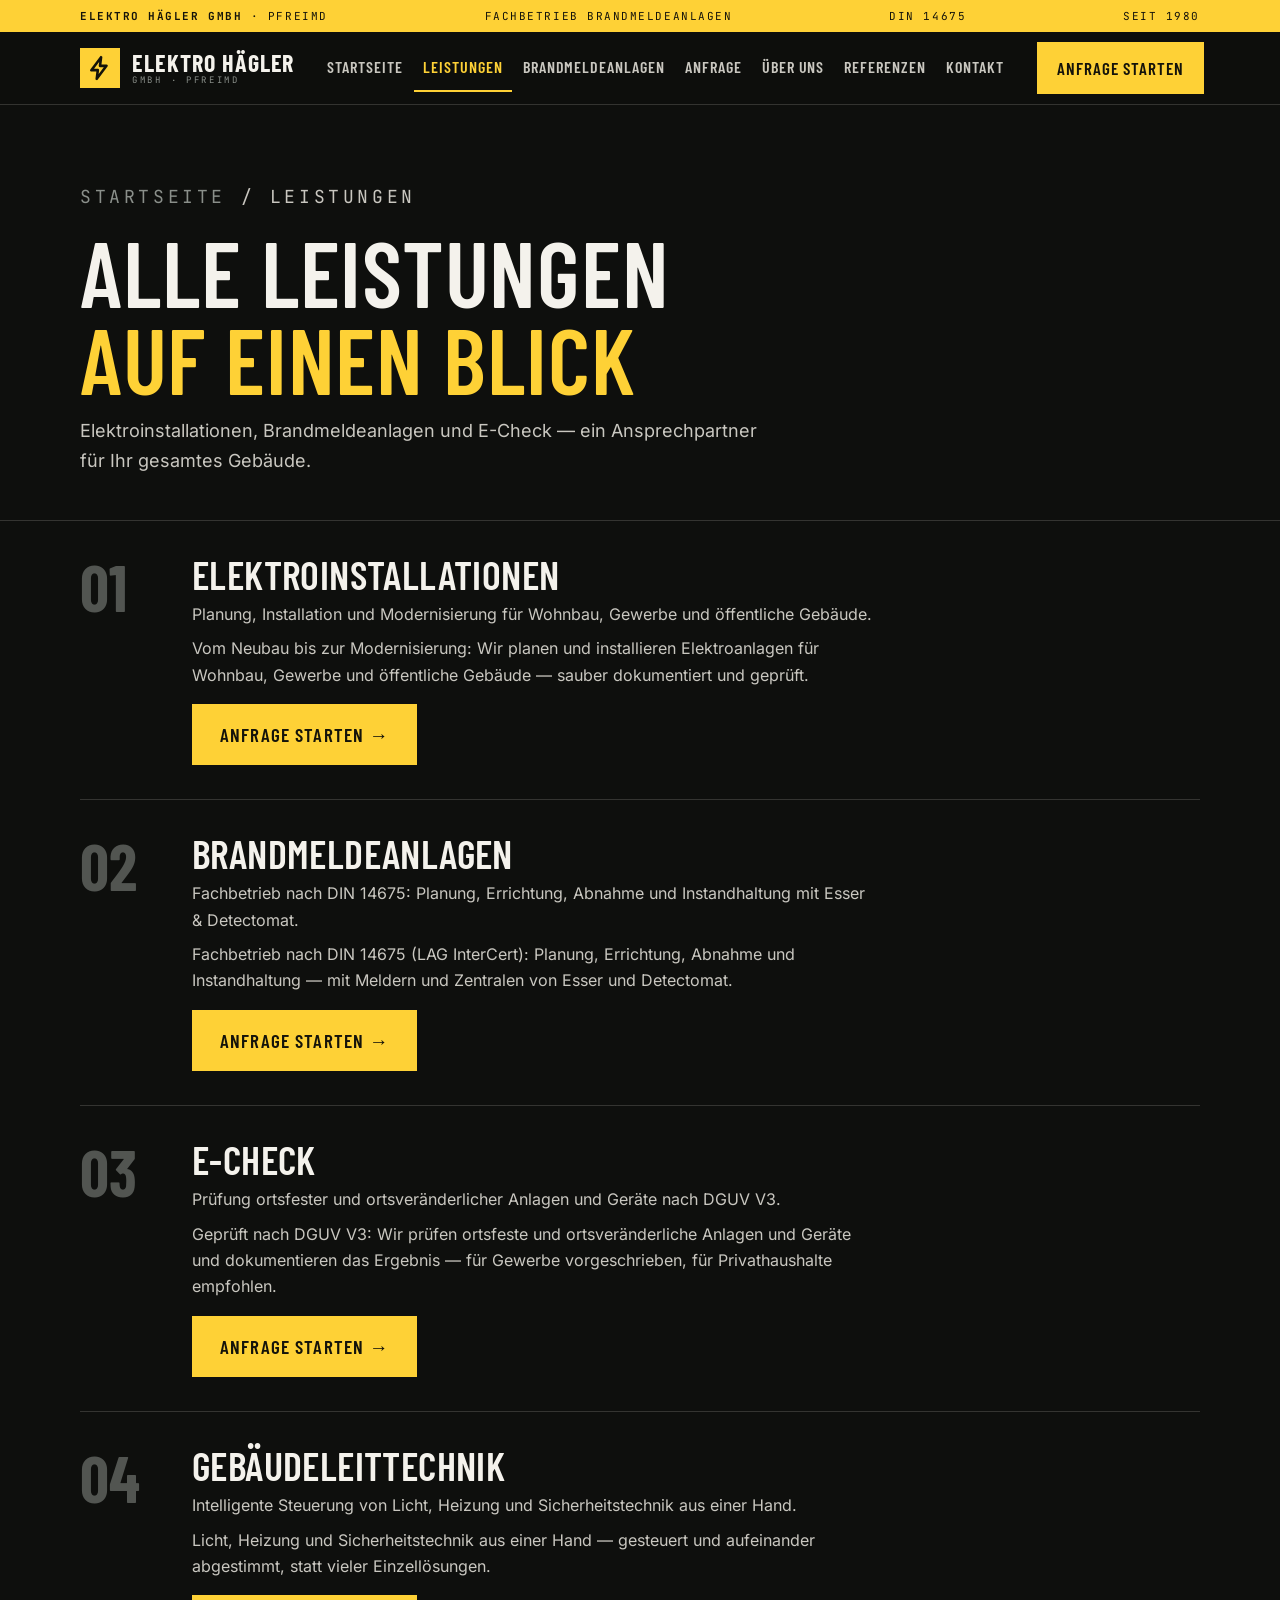
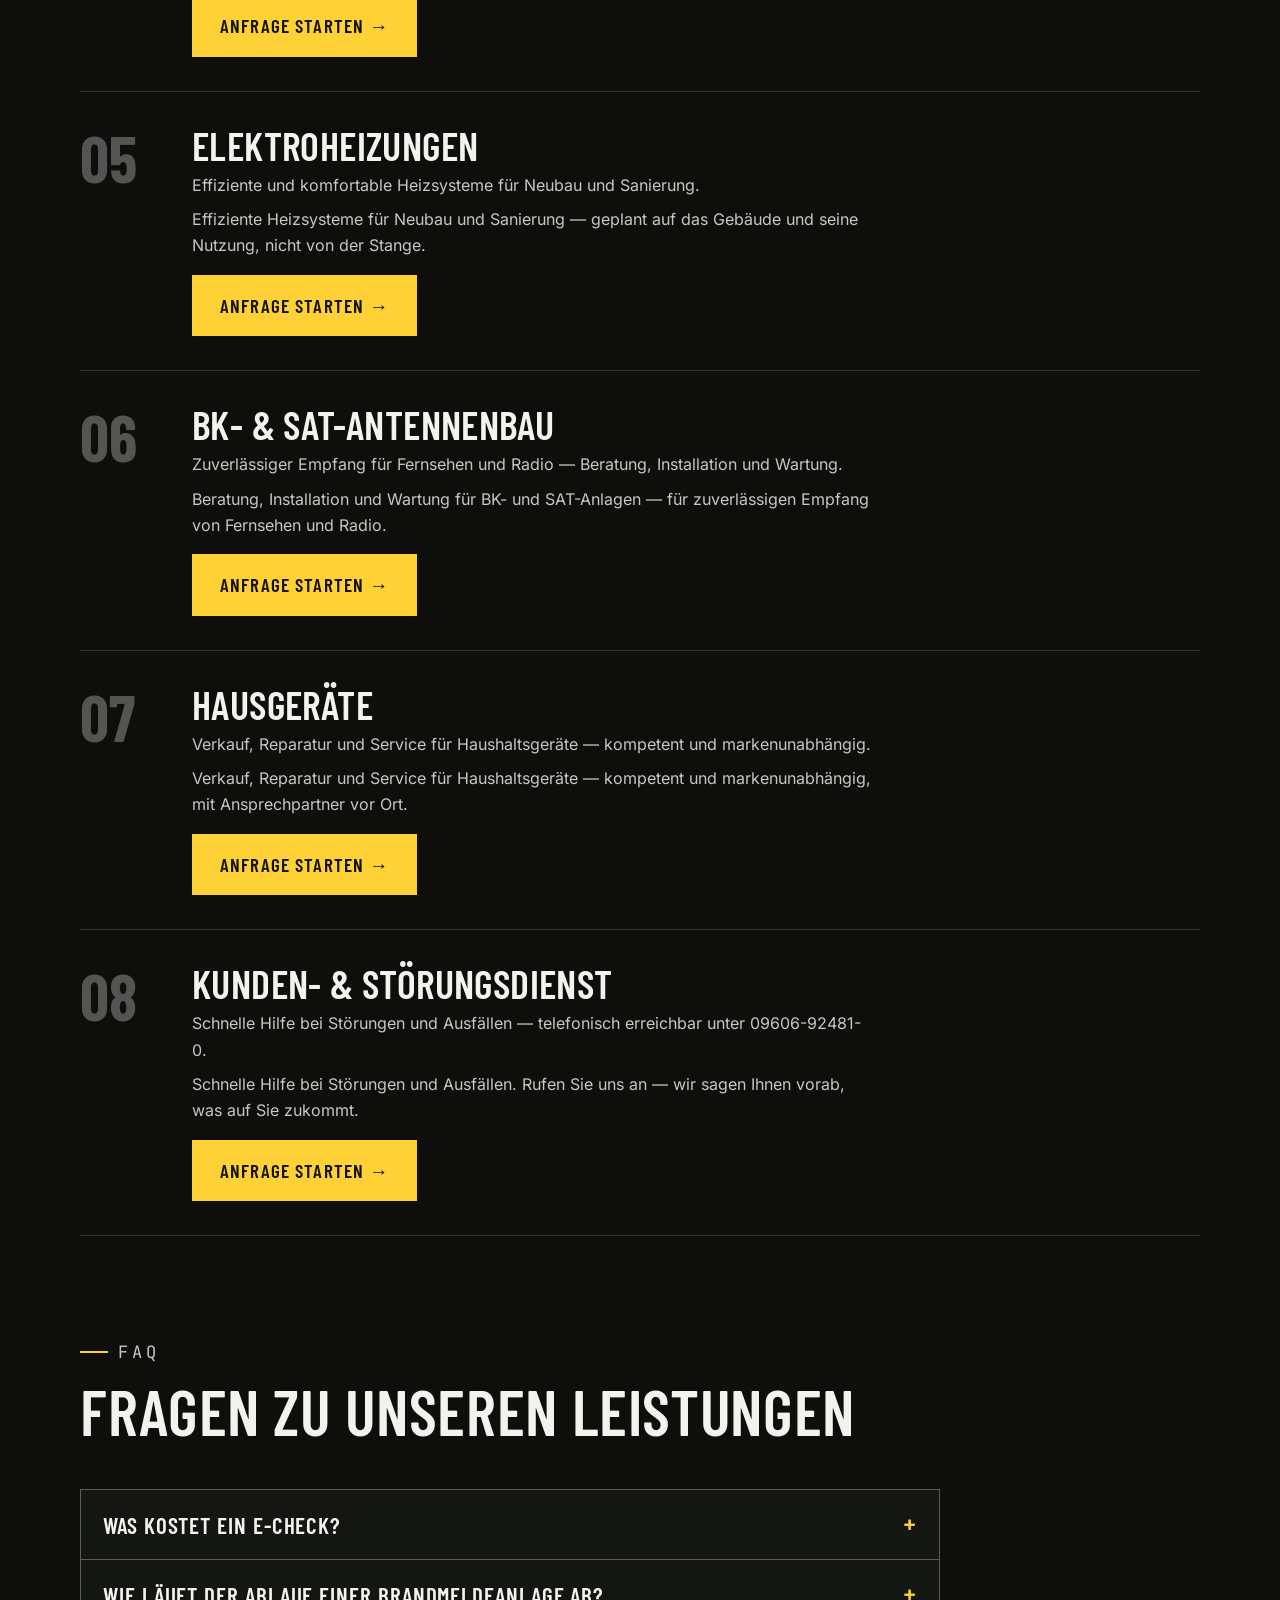
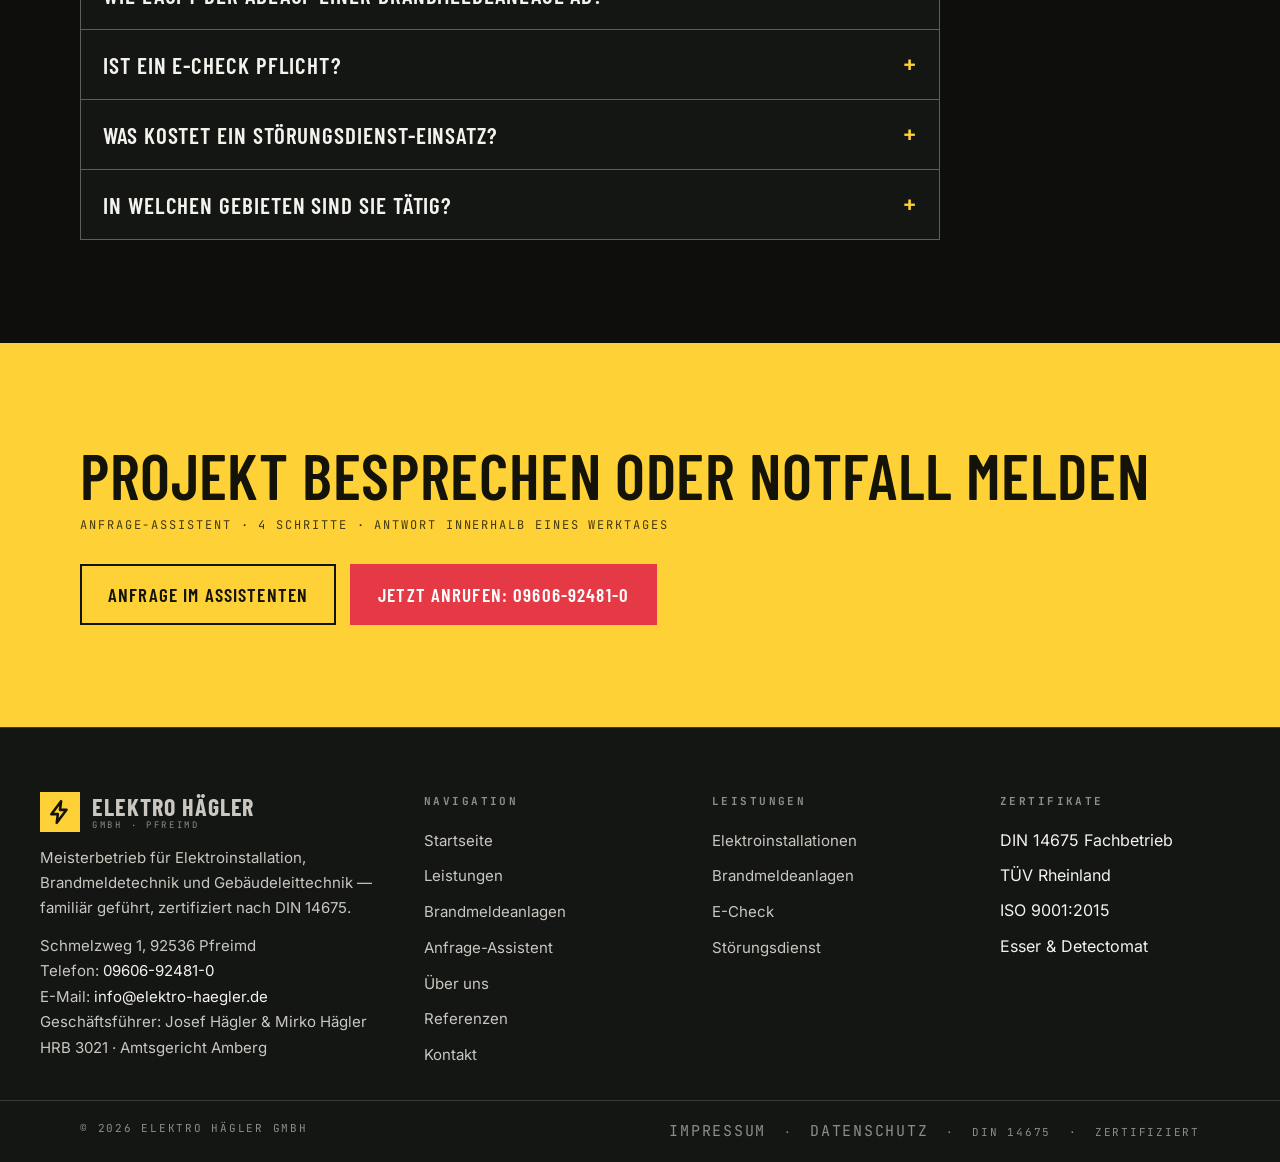
<file: leistungen.html>
<!DOCTYPE html>
<html lang="de">
<head>
<meta charset="utf-8">
<meta name="viewport" content="width=device-width, initial-scale=1">
<title>Alle Leistungen auf einen Blick — Elektro Hägler GmbH</title>
<meta name="description" content="Elektroinstallationen, Brandmeldeanlagen nach DIN 14675, E-Check nach DGUV V3, Gebäudeleittechnik und mehr — ein Ansprechpartner für Ihr gesamtes Gebäude.">
<meta property="og:title" content="Alle Leistungen auf einen Blick — Elektro Hägler GmbH">
<meta property="og:description" content="Elektroinstallationen, Brandmeldeanlagen nach DIN 14675, E-Check nach DGUV V3, Gebäudeleittechnik und mehr — ein Ansprechpartner für Ihr gesamtes Gebäude.">
<meta property="og:type" content="website">
<link rel="stylesheet" href="/assets/css/fonts.css">
<link rel="stylesheet" href="/assets/css/style.css">
<link rel="icon" href="data:image/svg+xml,%3Csvg xmlns='http://www.w3.org/2000/svg' viewBox='0 0 32 32'%3E%3Crect width='32' height='32' fill='%23FED136'/%3E%3Cpath d='M18 4 9 18h6l-1 10 9-14h-6l1-10z' fill='%230E0F0D'/%3E%3C/svg%3E">
</head>
<body>
<a class="skip-link" href="#main">Zum Inhalt springen</a>

<div class="utilbar"><div class="wrap">
<span><b>ELEKTRO HÄGLER GMBH</b> · PFREIMD</span>
<span>FACHBETRIEB BRANDMELDEANLAGEN</span>
<span>DIN 14675</span>
<span>SEIT 1980</span>
</div></div>
<header class="site-header"><div class="wrap">
<a class="logo" href="/" aria-label="Elektro Hägler GmbH — Startseite">
<span class="logo-mark"><svg viewBox="0 0 24 24" fill="none" stroke="currentColor" stroke-width="2.4" stroke-linecap="round" stroke-linejoin="round" aria-hidden="true"><path d="M13 2 4 14h6l-1 8 9-12h-6l1-8z"/></svg></span>
<span class="logo-text">Elektro Hägler<small>GMBH · PFREIMD</small></span></a>
<nav class="main-nav" aria-label="Hauptnavigation"><a href="/">Startseite</a><a href="/leistungen" aria-current="page">Leistungen</a><a href="/brandmeldeanlagen">Brandmeldeanlagen</a><a href="/anfrage">Anfrage</a><a href="/ueber-uns">Über uns</a><a href="/referenzen">Referenzen</a><a href="/kontakt">Kontakt</a></nav>
<div class="header-cta">
<a class="header-phone" href="tel:09606924810">09606-92481-0</a>
<a class="btn btn-yellow" href="/anfrage">Anfrage starten</a>
<button class="nav-toggle" data-nav-toggle aria-expanded="false" aria-controls="mobile-nav" aria-label="Menü öffnen">
<svg viewBox="0 0 24 24" fill="none" stroke="currentColor" stroke-width="2" stroke-linecap="round"><path d="M3 6h18M3 12h18M3 18h18"/></svg>
</button>
</div>
</div>
<nav class="mobile-nav" id="mobile-nav" aria-label="Mobile Navigation"><a href="/">Startseite</a><a href="/leistungen" aria-current="page">Leistungen</a><a href="/brandmeldeanlagen">Brandmeldeanlagen</a><a href="/anfrage">Anfrage</a><a href="/ueber-uns">Über uns</a><a href="/referenzen">Referenzen</a><a href="/kontakt">Kontakt</a>
<a class="mobile-phone" href="tel:09606924810">☎ 09606-92481-0</a>
</nav></header>
<main id="main">

<section class="page-hero"><div class="wrap">
<p class="crumbs"><a href="/">Startseite</a> / Leistungen</p>
<h1>Alle Leistungen<br><span class="hl">auf einen Blick</span></h1>
<p>Elektroinstallationen, Brandmeldeanlagen und E-Check — ein Ansprechpartner für Ihr gesamtes Gebäude.</p>
</div></section>
<div class="wrap"><section class="svc-detail" id="elektroinstallationen"><span class="svc-num">01</span><div><h3>Elektroinstallationen</h3><p>Planung, Installation und Modernisierung für Wohnbau, Gewerbe und öffentliche Gebäude.</p><p style="margin-top:8px">Vom Neubau bis zur Modernisierung: Wir planen und installieren Elektroanlagen für Wohnbau, Gewerbe und öffentliche Gebäude — sauber dokumentiert und geprüft.</p><a class="btn btn-yellow svc-cta" href="/anfrage?vorhaben=elektroinstallation">Anfrage starten →</a></div></section><section class="svc-detail" id="brandmeldeanlagen"><span class="svc-num">02</span><div><h3>Brandmeldeanlagen</h3><p>Fachbetrieb nach DIN 14675: Planung, Errichtung, Abnahme und Instandhaltung mit Esser & Detectomat.</p><p style="margin-top:8px">Fachbetrieb nach DIN 14675 (LAG InterCert): Planung, Errichtung, Abnahme und Instandhaltung — mit Meldern und Zentralen von Esser und Detectomat.</p><a class="btn btn-yellow svc-cta" href="/anfrage?vorhaben=brandmeldeanlage">Anfrage starten →</a></div></section><section class="svc-detail" id="e-check"><span class="svc-num">03</span><div><h3>E-Check</h3><p>Prüfung ortsfester und ortsveränderlicher Anlagen und Geräte nach DGUV V3.</p><p style="margin-top:8px">Geprüft nach DGUV V3: Wir prüfen ortsfeste und ortsveränderliche Anlagen und Geräte und dokumentieren das Ergebnis — für Gewerbe vorgeschrieben, für Privathaushalte empfohlen.</p><a class="btn btn-yellow svc-cta" href="/anfrage?vorhaben=e-check">Anfrage starten →</a></div></section><section class="svc-detail" id="gebaeudeleittechnik"><span class="svc-num">04</span><div><h3>Gebäudeleittechnik</h3><p>Intelligente Steuerung von Licht, Heizung und Sicherheitstechnik aus einer Hand.</p><p style="margin-top:8px">Licht, Heizung und Sicherheitstechnik aus einer Hand — gesteuert und aufeinander abgestimmt, statt vieler Einzellösungen.</p><a class="btn btn-yellow svc-cta" href="/anfrage?vorhaben=sonstiges">Anfrage starten →</a></div></section><section class="svc-detail" id="elektroheizungen"><span class="svc-num">05</span><div><h3>Elektroheizungen</h3><p>Effiziente und komfortable Heizsysteme für Neubau und Sanierung.</p><p style="margin-top:8px">Effiziente Heizsysteme für Neubau und Sanierung — geplant auf das Gebäude und seine Nutzung, nicht von der Stange.</p><a class="btn btn-yellow svc-cta" href="/anfrage?vorhaben=sonstiges">Anfrage starten →</a></div></section><section class="svc-detail" id="bk-sat-antennenbau"><span class="svc-num">06</span><div><h3>BK- & SAT-Antennenbau</h3><p>Zuverlässiger Empfang für Fernsehen und Radio — Beratung, Installation und Wartung.</p><p style="margin-top:8px">Beratung, Installation und Wartung für BK- und SAT-Anlagen — für zuverlässigen Empfang von Fernsehen und Radio.</p><a class="btn btn-yellow svc-cta" href="/anfrage?vorhaben=sonstiges">Anfrage starten →</a></div></section><section class="svc-detail" id="hausgeraete"><span class="svc-num">07</span><div><h3>Hausgeräte</h3><p>Verkauf, Reparatur und Service für Haushaltsgeräte — kompetent und markenunabhängig.</p><p style="margin-top:8px">Verkauf, Reparatur und Service für Haushaltsgeräte — kompetent und markenunabhängig, mit Ansprechpartner vor Ort.</p><a class="btn btn-yellow svc-cta" href="/anfrage?vorhaben=sonstiges">Anfrage starten →</a></div></section><section class="svc-detail" id="stoerungsdienst"><span class="svc-num">08</span><div><h3>Kunden- & Störungsdienst</h3><p>Schnelle Hilfe bei Störungen und Ausfällen — telefonisch erreichbar unter 09606-92481-0.</p><p style="margin-top:8px">Schnelle Hilfe bei Störungen und Ausfällen. Rufen Sie uns an — wir sagen Ihnen vorab, was auf Sie zukommt.</p><a class="btn btn-yellow svc-cta" href="/anfrage?vorhaben=stoerungsdienst">Anfrage starten →</a></div></section></div>

<section><div class="wrap">
<div class="section-head"><p class="eyebrow">FAQ</p><h2>Fragen zu unseren Leistungen</h2></div>
<div class="faq"><div class="faq-item"><button class="faq-q" type="button" aria-expanded="false">Was kostet ein E-Check?<span class="fx" aria-hidden="true">+</span></button><div class="faq-a"><p>Das hängt von der Größe und der Art der Anlage ab — von der Wohnung bis zum Gewerbeobjekt. Einen Pauschalpreis nennen wir nicht, ohne das Objekt zu kennen. Nutzen Sie den <a href="/anfrage">Anfrage-Assistenten</a>: Nach Ihrer Anfrage erhalten Sie ein schriftliches Angebot — geprüft wird nach DGUV V3, das Ergebnis erhalten Sie dokumentiert.</p></div></div><div class="faq-item"><button class="faq-q" type="button" aria-expanded="false">Wie läuft der Ablauf einer Brandmeldeanlage ab?<span class="fx" aria-hidden="true">+</span></button><div class="faq-a"><p>In sechs Schritten: Planung, Projektierung, Montage, Inbetriebnahme, Abnahme und Instandhaltung. Als Fachbetrieb nach DIN 14675 planen und errichten wir die Anlage, nehmen sie ab und betreuen sie anschließend in der Instandhaltung — mit Meldern und Zentralen von Esser und Detectomat.</p></div></div><div class="faq-item"><button class="faq-q" type="button" aria-expanded="false">Ist ein E-Check Pflicht?<span class="fx" aria-hidden="true">+</span></button><div class="faq-a"><p>Für gewerbliche Anlagen schreibt die DGUV Vorschrift 3 regelmäßige Prüfungen ortsfester und ortsveränderlicher elektrischer Anlagen und Betriebsmittel vor. Für private Haushalte ist die Prüfung nicht gesetzlich vorgeschrieben, sie wird aber empfohlen — etwa vor einem Kauf, nach einem Umbau oder zur Absicherung gegenüber der Versicherung.</p></div></div><div class="faq-item"><button class="faq-q" type="button" aria-expanded="false">Was kostet ein Störungsdienst-Einsatz?<span class="fx" aria-hidden="true">+</span></button><div class="faq-a"><p>Die Kosten richten sich nach Art und Umfang der Störung sowie nach dem Aufwand vor Ort. Rufen Sie uns unter 09606-92481-0 an und schildern Sie die Störung — wir sagen Ihnen vorab, was auf Sie zukommt, und kommen nach Absprache zu Ihnen.</p></div></div><div class="faq-item"><button class="faq-q" type="button" aria-expanded="false">In welchen Gebieten sind Sie tätig?<span class="fx" aria-hidden="true">+</span></button><div class="faq-a"><p>Unser Sitz ist in Pfreimd. Wir arbeiten in der gesamten Oberpfalz — unter anderem in Schwandorf und Umgebung — für Privatkunden, Unternehmen und Behörden. Sprechen Sie uns an, wenn Ihr Objekt außerhalb liegt: Wir prüfen jede Anfrage einzeln.</p></div></div></div>
</div></section>

<section class="cta-band"><div class="wrap">
<div><h2>Projekt besprechen oder Notfall melden</h2>
<p>Anfrage-Assistent · 4 Schritte · Antwort innerhalb eines Werktages</p></div>
<div class="cta-btns">
<a class="btn btn-ghost" href="/anfrage">Anfrage im Assistenten</a>
<a class="btn btn-red" href="tel:09606924810">Jetzt anrufen: 09606-92481-0</a>
</div></div></section>

</main>
<footer class="site-footer">
<div class="wrap footer-grid">
<div class="footer-brand">
<a class="logo" href="/" aria-label="Elektro Hägler GmbH — Startseite">
<span class="logo-mark"><svg viewBox="0 0 24 24" fill="none" stroke="currentColor" stroke-width="2.4" stroke-linecap="round" stroke-linejoin="round" aria-hidden="true"><path d="M13 2 4 14h6l-1 8 9-12h-6l1-8z"/></svg></span>
<span class="logo-text">Elektro Hägler<small>GMBH · PFREIMD</small></span></a>
<p>Meisterbetrieb für Elektroinstallation, Brandmeldetechnik und Gebäudeleittechnik — familiär geführt, zertifiziert nach DIN 14675.</p>
<address>Schmelzweg 1, 92536 Pfreimd<br>Telefon: <a href="tel:09606924810">09606-92481-0</a><br>E-Mail: <a href="mailto:info@elektro-haegler.de">info@elektro-haegler.de</a><br>Geschäftsführer: Josef Hägler &amp; Mirko Hägler<br>HRB 3021 · Amtsgericht Amberg</address>
</div>
<div><h4>Navigation</h4><ul>
<li><a href="/">Startseite</a></li><li><a href="/leistungen">Leistungen</a></li>
<li><a href="/brandmeldeanlagen">Brandmeldeanlagen</a></li><li><a href="/anfrage">Anfrage-Assistent</a></li>
<li><a href="/ueber-uns">Über uns</a></li><li><a href="/referenzen">Referenzen</a></li>
<li><a href="/kontakt">Kontakt</a></li></ul></div>
<div><h4>Leistungen</h4><ul>
<li><a href="/leistungen#elektroinstallationen">Elektroinstallationen</a></li>
<li><a href="/leistungen#brandmeldeanlagen">Brandmeldeanlagen</a></li>
<li><a href="/leistungen#e-check">E-Check</a></li>
<li><a href="/leistungen#stoerungsdienst">Störungsdienst</a></li></ul></div>
<div><h4>Zertifikate</h4><ul>
<li>DIN 14675 Fachbetrieb</li><li>TÜV Rheinland</li><li>ISO 9001:2015</li>
<li>Esser &amp; Detectomat</li></ul></div>
</div>
<div class="footer-bottom"><div class="wrap">
<span>© 2026 ELEKTRO HÄGLER GMBH</span>
<span><a href="/impressum">Impressum</a> &nbsp;·&nbsp; <a href="/impressum#datenschutz">Datenschutz</a> &nbsp;·&nbsp; DIN 14675 &nbsp;·&nbsp; Zertifiziert</span>
</div></div>
</footer>
<script src="/assets/js/site.js" defer></script>
</body>
</html>
</file>
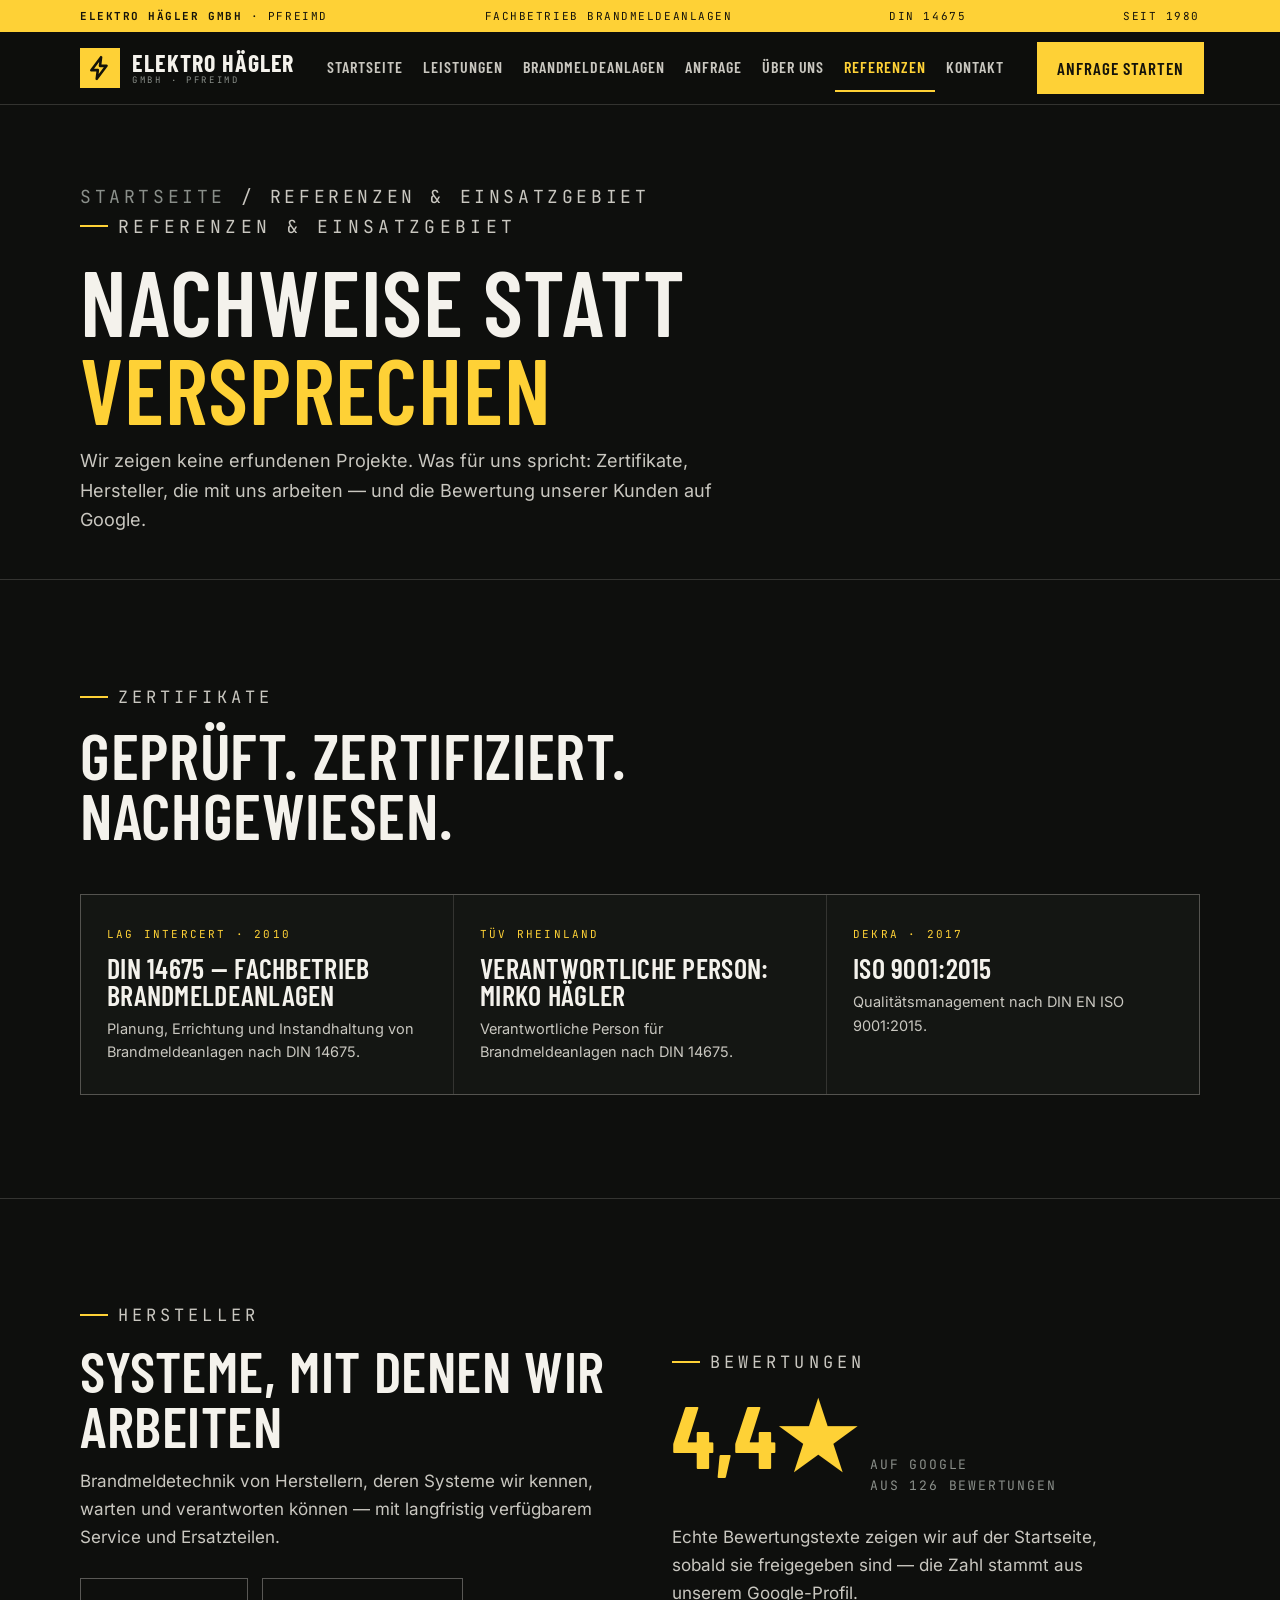
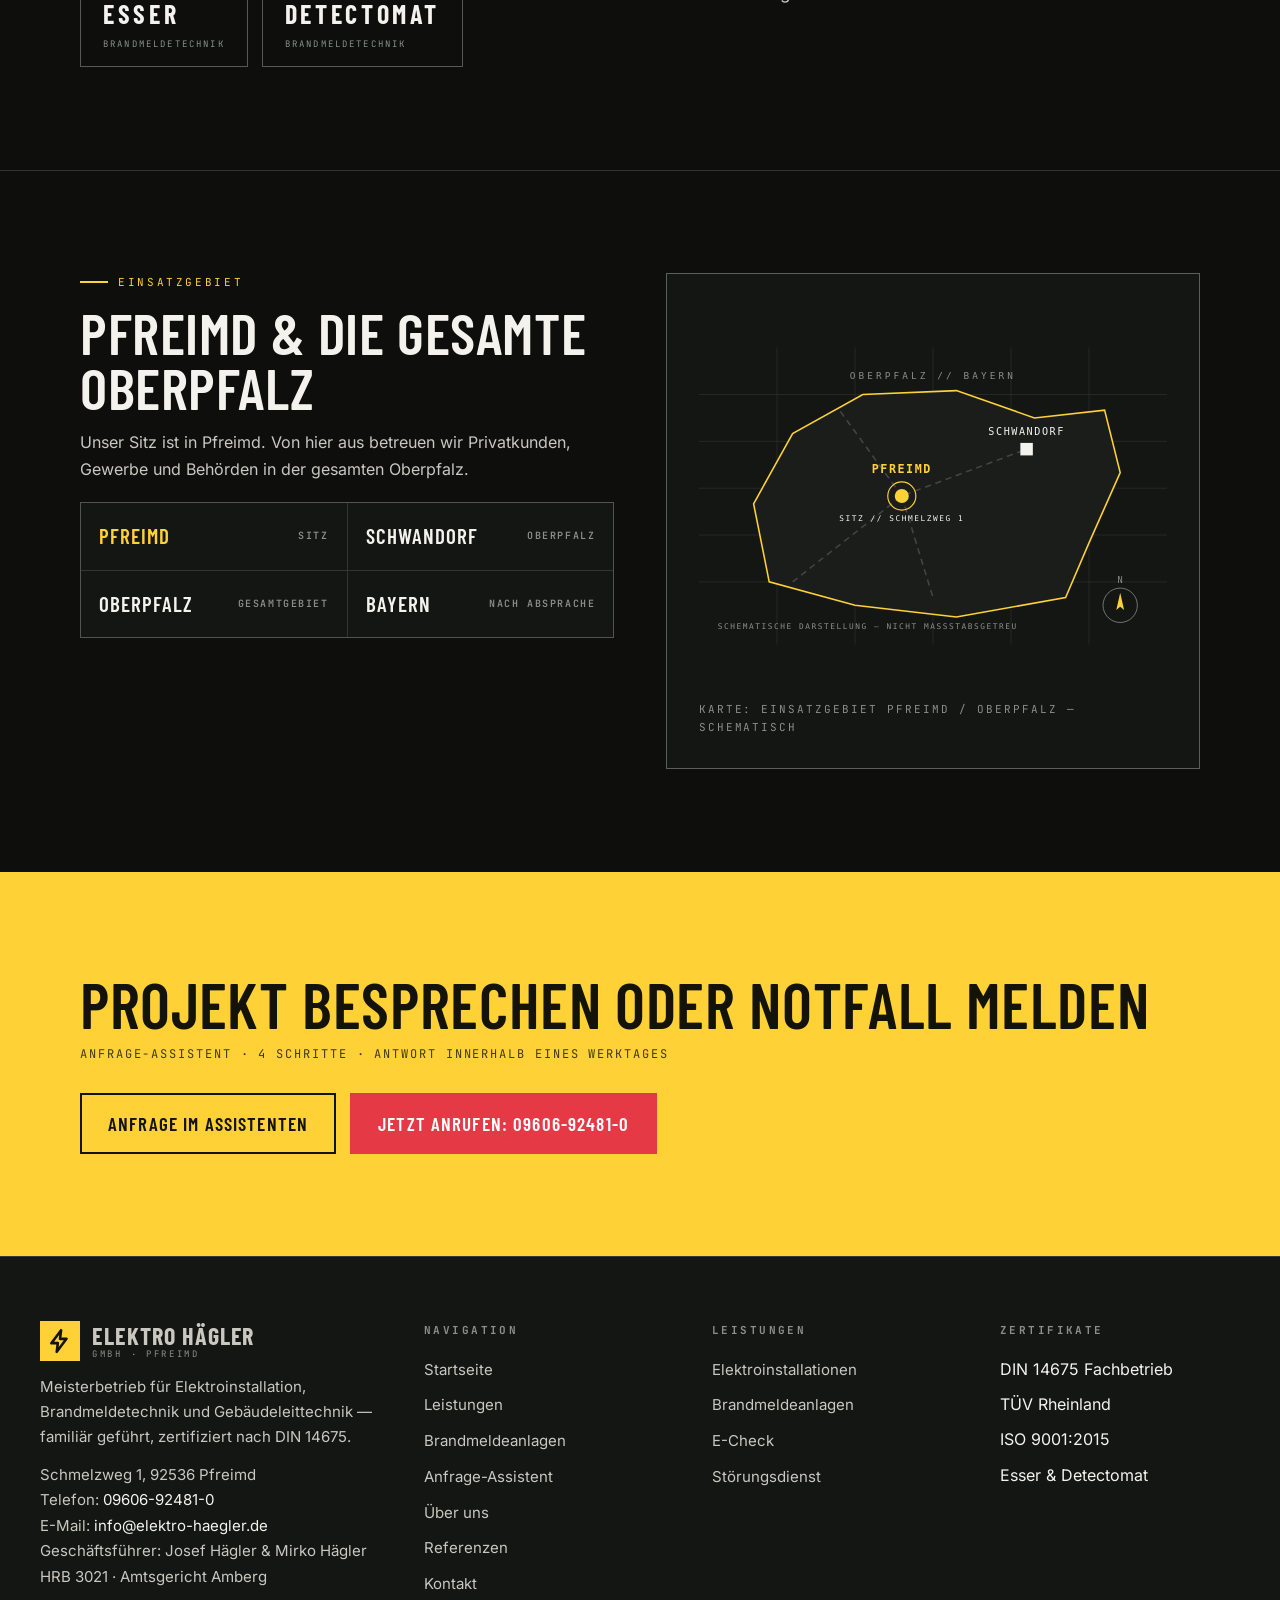
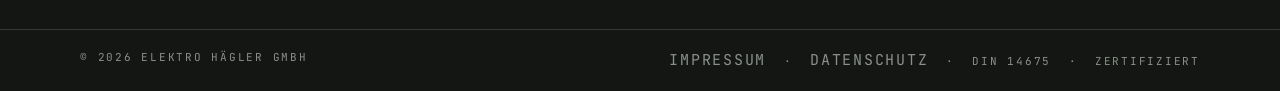
<file: referenzen.html>
<!DOCTYPE html>
<html lang="de">
<head>
<meta charset="utf-8">
<meta name="viewport" content="width=device-width, initial-scale=1">
<title>Referenzen & Einsatzgebiet — Pfreimd & Oberpfalz — Elektro Hägler GmbH</title>
<meta name="description" content="Zertifikate, Hersteller und Bewertungen statt erfundener Projekte: DIN 14675, TÜV Rheinland, ISO 9001:2015 — und 4,9 von 5 Sternen aus 126 Google-Bewertungen.">
<meta property="og:title" content="Referenzen & Einsatzgebiet — Pfreimd & Oberpfalz — Elektro Hägler GmbH">
<meta property="og:description" content="Zertifikate, Hersteller und Bewertungen statt erfundener Projekte: DIN 14675, TÜV Rheinland, ISO 9001:2015 — und 4,9 von 5 Sternen aus 126 Google-Bewertungen.">
<meta property="og:type" content="website">
<link rel="stylesheet" href="/assets/css/fonts.css">
<link rel="stylesheet" href="/assets/css/style.css">
<link rel="icon" href="data:image/svg+xml,%3Csvg xmlns='http://www.w3.org/2000/svg' viewBox='0 0 32 32'%3E%3Crect width='32' height='32' fill='%23FED136'/%3E%3Cpath d='M18 4 9 18h6l-1 10 9-14h-6l1-10z' fill='%230E0F0D'/%3E%3C/svg%3E">
</head>
<body>
<a class="skip-link" href="#main">Zum Inhalt springen</a>

<div class="utilbar"><div class="wrap">
<span><b>ELEKTRO HÄGLER GMBH</b> · PFREIMD</span>
<span>FACHBETRIEB BRANDMELDEANLAGEN</span>
<span>DIN 14675</span>
<span>SEIT 1980</span>
</div></div>
<header class="site-header"><div class="wrap">
<a class="logo" href="/" aria-label="Elektro Hägler GmbH — Startseite">
<span class="logo-mark"><svg viewBox="0 0 24 24" fill="none" stroke="currentColor" stroke-width="2.4" stroke-linecap="round" stroke-linejoin="round" aria-hidden="true"><path d="M13 2 4 14h6l-1 8 9-12h-6l1-8z"/></svg></span>
<span class="logo-text">Elektro Hägler<small>GMBH · PFREIMD</small></span></a>
<nav class="main-nav" aria-label="Hauptnavigation"><a href="/">Startseite</a><a href="/leistungen">Leistungen</a><a href="/brandmeldeanlagen">Brandmeldeanlagen</a><a href="/anfrage">Anfrage</a><a href="/ueber-uns">Über uns</a><a href="/referenzen" aria-current="page">Referenzen</a><a href="/kontakt">Kontakt</a></nav>
<div class="header-cta">
<a class="header-phone" href="tel:09606924810">09606-92481-0</a>
<a class="btn btn-yellow" href="/anfrage">Anfrage starten</a>
<button class="nav-toggle" data-nav-toggle aria-expanded="false" aria-controls="mobile-nav" aria-label="Menü öffnen">
<svg viewBox="0 0 24 24" fill="none" stroke="currentColor" stroke-width="2" stroke-linecap="round"><path d="M3 6h18M3 12h18M3 18h18"/></svg>
</button>
</div>
</div>
<nav class="mobile-nav" id="mobile-nav" aria-label="Mobile Navigation"><a href="/">Startseite</a><a href="/leistungen">Leistungen</a><a href="/brandmeldeanlagen">Brandmeldeanlagen</a><a href="/anfrage">Anfrage</a><a href="/ueber-uns">Über uns</a><a href="/referenzen" aria-current="page">Referenzen</a><a href="/kontakt">Kontakt</a>
<a class="mobile-phone" href="tel:09606924810">☎ 09606-92481-0</a>
</nav></header>
<main id="main">

<section class="page-hero"><div class="wrap">
<p class="crumbs"><a href="/">Startseite</a> / Referenzen &amp; Einsatzgebiet</p>
<p class="eyebrow">Referenzen &amp; Einsatzgebiet</p>
<h1>Nachweise statt<br><span class="hl">Versprechen</span></h1>
<p>Wir zeigen keine erfundenen Projekte. Was für uns spricht: Zertifikate, Hersteller, die mit uns arbeiten — und die Bewertung unserer Kunden auf Google.</p>
</div></section>
<section><div class="wrap">
<div class="section-head"><p class="eyebrow">Zertifikate</p><h2>Geprüft. Zertifiziert. Nachgewiesen.</h2></div>
<div class="cert-grid">
<div class="cert"><p class="cert-org">LAG InterCert · 2010</p><h3>DIN 14675 — Fachbetrieb Brandmeldeanlagen</h3><p>Planung, Errichtung und Instandhaltung von Brandmeldeanlagen nach DIN 14675.</p></div>
<div class="cert"><p class="cert-org">TÜV Rheinland</p><h3>Verantwortliche Person: Mirko Hägler</h3><p>Verantwortliche Person für Brandmeldeanlagen nach DIN 14675.</p></div>
<div class="cert"><p class="cert-org">DEKRA · 2017</p><h3>ISO 9001:2015</h3><p>Qualitätsmanagement nach DIN EN ISO 9001:2015.</p></div>
</div></div></section>
<section style="border-top:1px solid var(--line)"><div class="wrap split">
<div>
<p class="eyebrow">Hersteller</p>
<h2>Systeme, mit denen wir arbeiten</h2>
<p>Brandmeldetechnik von Herstellern, deren Systeme wir kennen, warten und verantworten können — mit langfristig verfügbarem Service und Ersatzteilen.</p>
<div class="manufacturers"><span class="mfr">Esser<small>Brandmeldetechnik</small></span><span class="mfr">Detectomat<small>Brandmeldetechnik</small></span></div>
</div>
<div>
<p class="eyebrow">Bewertungen</p>
<div class="rating-big"><span class="big"><span data-count="4.9" data-decimals="1">4,9</span>★</span>
<span class="of">auf Google<br>aus 126 Bewertungen</span></div>
<p style="color:var(--ink-dim);max-width:480px">Echte Bewertungstexte zeigen wir auf der Startseite, sobald sie freigegeben sind — die Zahl stammt aus unserem Google-Profil.</p>
</div>
</div></section>
<section style="border-top:1px solid var(--line)"><div class="wrap region-grid">
<div>
<p class="eyebrow">Einsatzgebiet</p>
<h2 style="font-size:clamp(36px,4.6vw,58px);margin:14px 0">Pfreimd &amp; die gesamte Oberpfalz</h2>
<p style="color:var(--ink-dim);margin-bottom:20px">Unser Sitz ist in Pfreimd. Von hier aus betreuen wir Privatkunden, Gewerbe und Behörden in der gesamten Oberpfalz.</p>
<ul class="place-list">
<li class="main">Pfreimd <span>Sitz</span></li>
<li>Schwandorf <span>Oberpfalz</span></li>
<li>Oberpfalz <span>Gesamtgebiet</span></li>
<li>Bayern <span>Nach Absprache</span></li>
</ul>
</div>
<figure class="panel-illus"><img src="/assets/img/karte-oberpfalz.svg" alt="Schematische Karte des Einsatzgebiets Pfreimd und Oberpfalz" width="600" height="380">
<figcaption>Karte: Einsatzgebiet Pfreimd / Oberpfalz — schematisch</figcaption></figure>
</div></section>

<section class="cta-band"><div class="wrap">
<div><h2>Projekt besprechen oder Notfall melden</h2>
<p>Anfrage-Assistent · 4 Schritte · Antwort innerhalb eines Werktages</p></div>
<div class="cta-btns">
<a class="btn btn-ghost" href="/anfrage">Anfrage im Assistenten</a>
<a class="btn btn-red" href="tel:09606924810">Jetzt anrufen: 09606-92481-0</a>
</div></div></section>

</main>
<footer class="site-footer">
<div class="wrap footer-grid">
<div class="footer-brand">
<a class="logo" href="/" aria-label="Elektro Hägler GmbH — Startseite">
<span class="logo-mark"><svg viewBox="0 0 24 24" fill="none" stroke="currentColor" stroke-width="2.4" stroke-linecap="round" stroke-linejoin="round" aria-hidden="true"><path d="M13 2 4 14h6l-1 8 9-12h-6l1-8z"/></svg></span>
<span class="logo-text">Elektro Hägler<small>GMBH · PFREIMD</small></span></a>
<p>Meisterbetrieb für Elektroinstallation, Brandmeldetechnik und Gebäudeleittechnik — familiär geführt, zertifiziert nach DIN 14675.</p>
<address>Schmelzweg 1, 92536 Pfreimd<br>Telefon: <a href="tel:09606924810">09606-92481-0</a><br>E-Mail: <a href="mailto:info@elektro-haegler.de">info@elektro-haegler.de</a><br>Geschäftsführer: Josef Hägler &amp; Mirko Hägler<br>HRB 3021 · Amtsgericht Amberg</address>
</div>
<div><h4>Navigation</h4><ul>
<li><a href="/">Startseite</a></li><li><a href="/leistungen">Leistungen</a></li>
<li><a href="/brandmeldeanlagen">Brandmeldeanlagen</a></li><li><a href="/anfrage">Anfrage-Assistent</a></li>
<li><a href="/ueber-uns">Über uns</a></li><li><a href="/referenzen">Referenzen</a></li>
<li><a href="/kontakt">Kontakt</a></li></ul></div>
<div><h4>Leistungen</h4><ul>
<li><a href="/leistungen#elektroinstallationen">Elektroinstallationen</a></li>
<li><a href="/leistungen#brandmeldeanlagen">Brandmeldeanlagen</a></li>
<li><a href="/leistungen#e-check">E-Check</a></li>
<li><a href="/leistungen#stoerungsdienst">Störungsdienst</a></li></ul></div>
<div><h4>Zertifikate</h4><ul>
<li>DIN 14675 Fachbetrieb</li><li>TÜV Rheinland</li><li>ISO 9001:2015</li>
<li>Esser &amp; Detectomat</li></ul></div>
</div>
<div class="footer-bottom"><div class="wrap">
<span>© 2026 ELEKTRO HÄGLER GMBH</span>
<span><a href="/impressum">Impressum</a> &nbsp;·&nbsp; <a href="/impressum#datenschutz">Datenschutz</a> &nbsp;·&nbsp; DIN 14675 &nbsp;·&nbsp; Zertifiziert</span>
</div></div>
</footer>
<script src="/assets/js/site.js" defer></script>
</body>
</html>
</file>
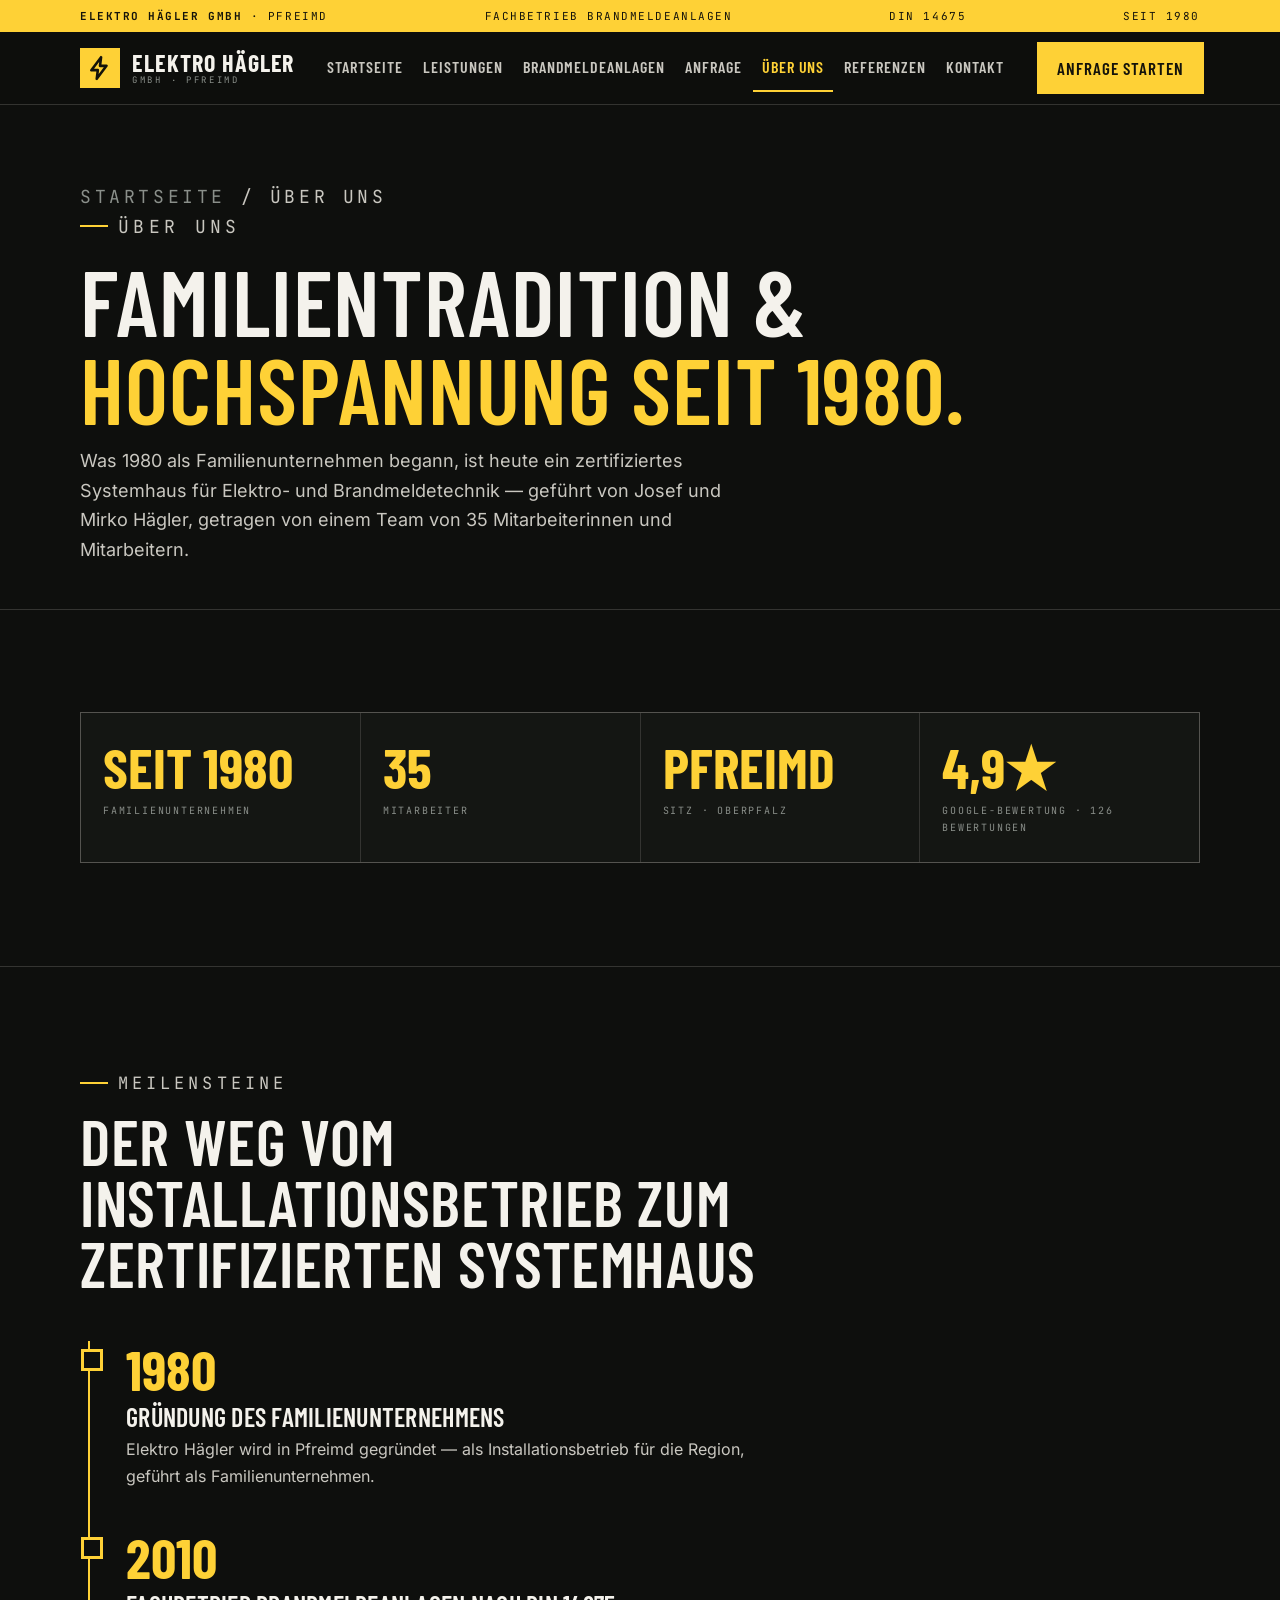
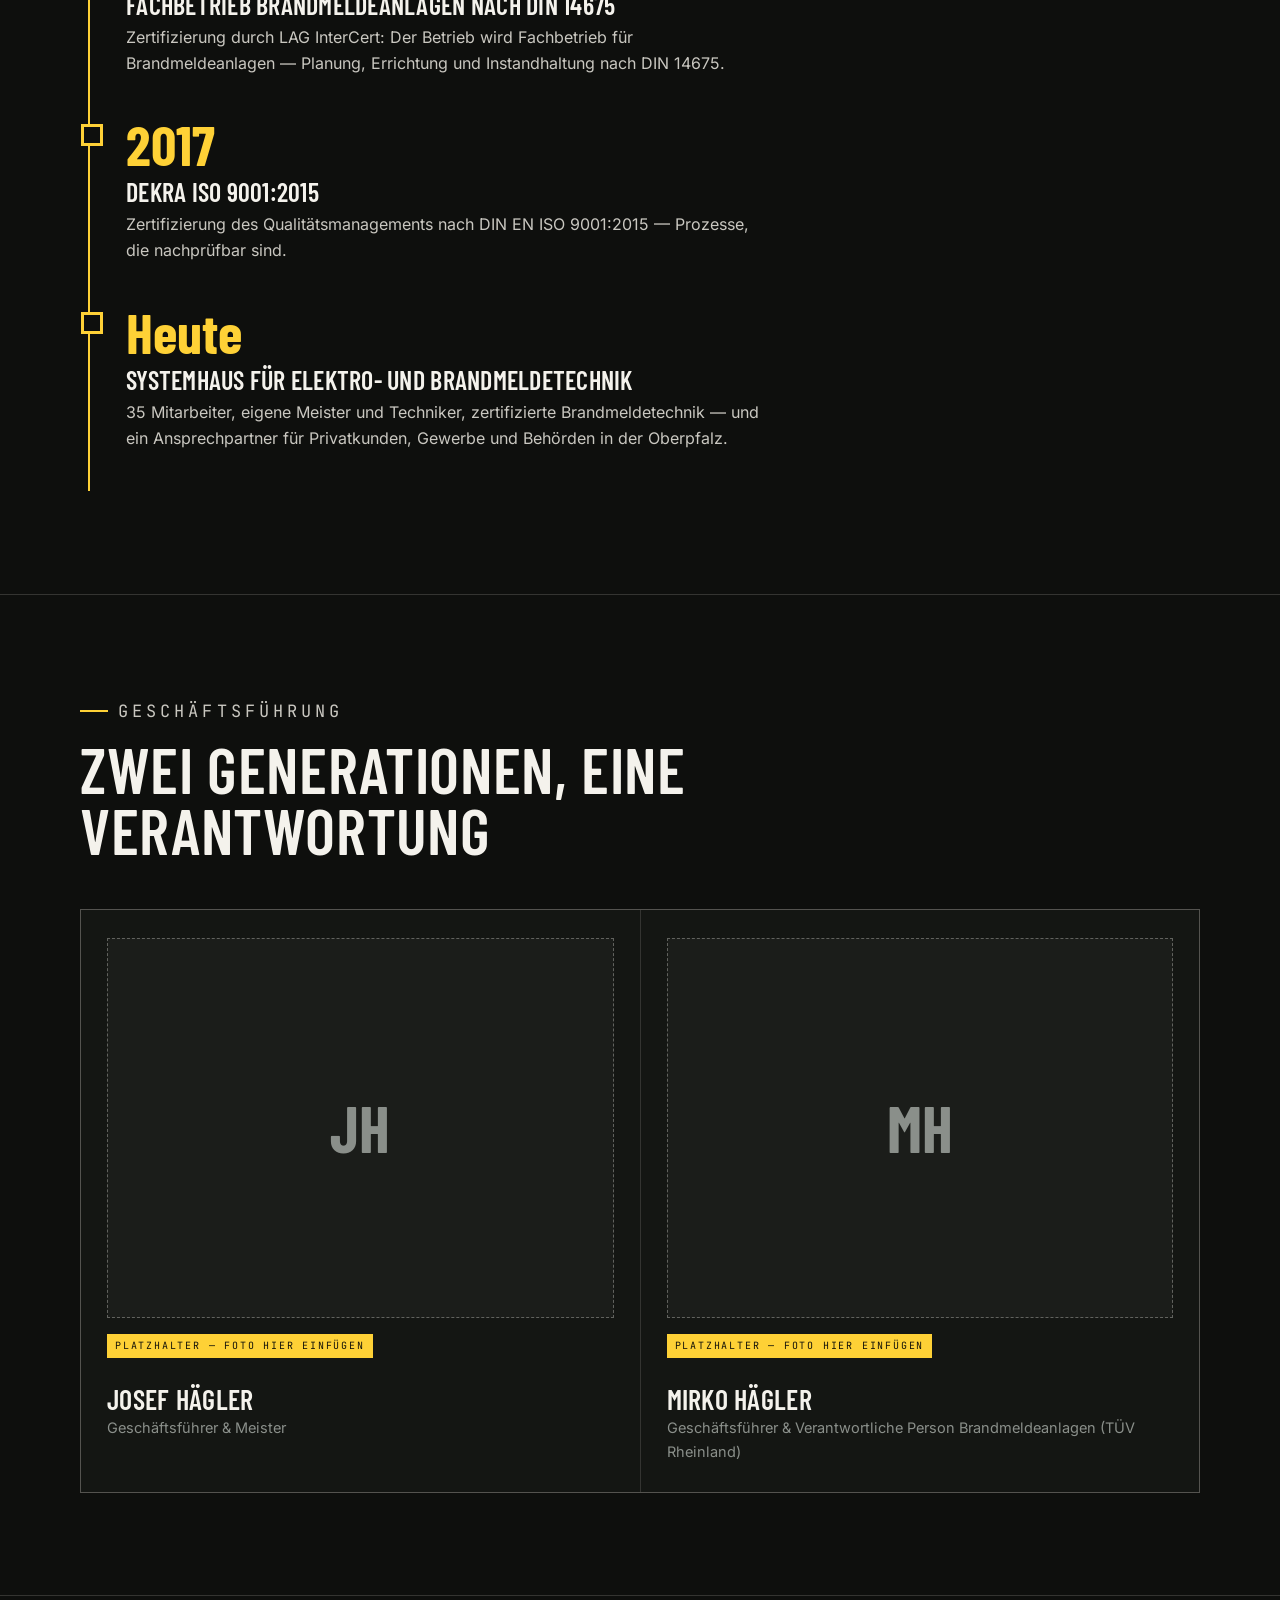
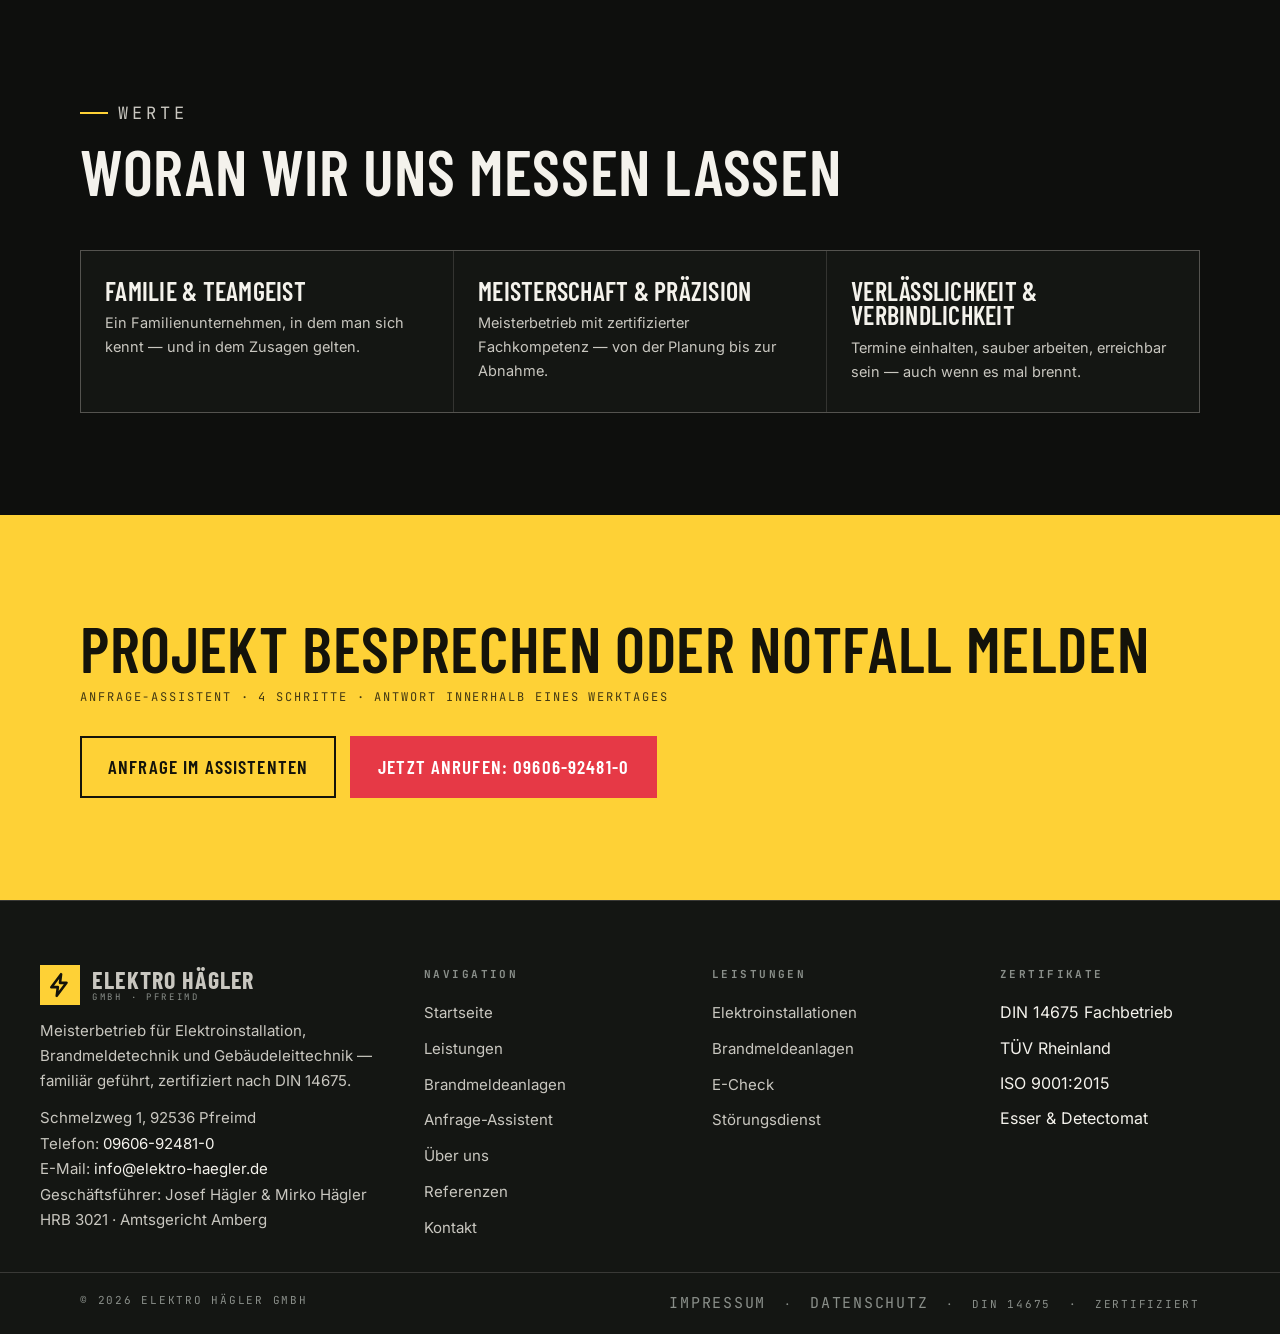
<file: ueber-uns.html>
<!DOCTYPE html>
<html lang="de">
<head>
<meta charset="utf-8">
<meta name="viewport" content="width=device-width, initial-scale=1">
<title>Über uns — Familienunternehmen seit 1980 — Elektro Hägler GmbH</title>
<meta name="description" content="Familienunternehmen seit 1980: Josef und Mirko Hägler führen Elektro Hägler in Pfreimd — zertifiziert nach DIN 14675 und ISO 9001:2015.">
<meta property="og:title" content="Über uns — Familienunternehmen seit 1980 — Elektro Hägler GmbH">
<meta property="og:description" content="Familienunternehmen seit 1980: Josef und Mirko Hägler führen Elektro Hägler in Pfreimd — zertifiziert nach DIN 14675 und ISO 9001:2015.">
<meta property="og:type" content="website">
<link rel="stylesheet" href="/assets/css/fonts.css">
<link rel="stylesheet" href="/assets/css/style.css">
<link rel="icon" href="data:image/svg+xml,%3Csvg xmlns='http://www.w3.org/2000/svg' viewBox='0 0 32 32'%3E%3Crect width='32' height='32' fill='%23FED136'/%3E%3Cpath d='M18 4 9 18h6l-1 10 9-14h-6l1-10z' fill='%230E0F0D'/%3E%3C/svg%3E">
</head>
<body>
<a class="skip-link" href="#main">Zum Inhalt springen</a>

<div class="utilbar"><div class="wrap">
<span><b>ELEKTRO HÄGLER GMBH</b> · PFREIMD</span>
<span>FACHBETRIEB BRANDMELDEANLAGEN</span>
<span>DIN 14675</span>
<span>SEIT 1980</span>
</div></div>
<header class="site-header"><div class="wrap">
<a class="logo" href="/" aria-label="Elektro Hägler GmbH — Startseite">
<span class="logo-mark"><svg viewBox="0 0 24 24" fill="none" stroke="currentColor" stroke-width="2.4" stroke-linecap="round" stroke-linejoin="round" aria-hidden="true"><path d="M13 2 4 14h6l-1 8 9-12h-6l1-8z"/></svg></span>
<span class="logo-text">Elektro Hägler<small>GMBH · PFREIMD</small></span></a>
<nav class="main-nav" aria-label="Hauptnavigation"><a href="/">Startseite</a><a href="/leistungen">Leistungen</a><a href="/brandmeldeanlagen">Brandmeldeanlagen</a><a href="/anfrage">Anfrage</a><a href="/ueber-uns" aria-current="page">Über uns</a><a href="/referenzen">Referenzen</a><a href="/kontakt">Kontakt</a></nav>
<div class="header-cta">
<a class="header-phone" href="tel:09606924810">09606-92481-0</a>
<a class="btn btn-yellow" href="/anfrage">Anfrage starten</a>
<button class="nav-toggle" data-nav-toggle aria-expanded="false" aria-controls="mobile-nav" aria-label="Menü öffnen">
<svg viewBox="0 0 24 24" fill="none" stroke="currentColor" stroke-width="2" stroke-linecap="round"><path d="M3 6h18M3 12h18M3 18h18"/></svg>
</button>
</div>
</div>
<nav class="mobile-nav" id="mobile-nav" aria-label="Mobile Navigation"><a href="/">Startseite</a><a href="/leistungen">Leistungen</a><a href="/brandmeldeanlagen">Brandmeldeanlagen</a><a href="/anfrage">Anfrage</a><a href="/ueber-uns" aria-current="page">Über uns</a><a href="/referenzen">Referenzen</a><a href="/kontakt">Kontakt</a>
<a class="mobile-phone" href="tel:09606924810">☎ 09606-92481-0</a>
</nav></header>
<main id="main">

<section class="page-hero"><div class="wrap">
<p class="crumbs"><a href="/">Startseite</a> / Über uns</p>
<p class="eyebrow">Über uns</p>
<h1>Familientradition &amp;<br><span class="hl">Hochspannung seit 1980.</span></h1>
<p>Was 1980 als Familienunternehmen begann, ist heute ein zertifiziertes Systemhaus für Elektro- und Brandmeldetechnik — geführt von Josef und Mirko Hägler, getragen von einem Team von 35 Mitarbeiterinnen und Mitarbeitern.</p>
</div></section>
<section><div class="wrap">
<div class="stat-strip">
<div class="stat"><div class="stat-num">SEIT 1980</div><div class="stat-label">Familienunternehmen</div></div>
<div class="stat"><div class="stat-num"><span data-count="35">35</span></div><div class="stat-label">Mitarbeiter</div></div>
<div class="stat"><div class="stat-num">PFREIMD</div><div class="stat-label">Sitz · Oberpfalz</div></div>
<div class="stat"><div class="stat-num"><span data-count="4.9" data-decimals="1">4,9</span>★</div><div class="stat-label">Google-Bewertung · 126 Bewertungen</div></div>
</div></div></section>
<section style="border-top:1px solid var(--line)"><div class="wrap">
<div class="section-head"><p class="eyebrow">Meilensteine</p><h2>Der Weg vom Installationsbetrieb zum zertifizierten Systemhaus</h2></div>
<ol class="timeline">
<li><div class="t-year">1980</div><h3>Gründung des Familienunternehmens</h3><p>Elektro Hägler wird in Pfreimd gegründet — als Installationsbetrieb für die Region, geführt als Familienunternehmen.</p></li>
<li><div class="t-year">2010</div><h3>Fachbetrieb Brandmeldeanlagen nach DIN 14675</h3><p>Zertifizierung durch LAG InterCert: Der Betrieb wird Fachbetrieb für Brandmeldeanlagen — Planung, Errichtung und Instandhaltung nach DIN 14675.</p></li>
<li><div class="t-year">2017</div><h3>DEKRA ISO 9001:2015</h3><p>Zertifizierung des Qualitätsmanagements nach DIN EN ISO 9001:2015 — Prozesse, die nachprüfbar sind.</p></li>
<li><div class="t-year">Heute</div><h3>Systemhaus für Elektro- und Brandmeldetechnik</h3><p>35 Mitarbeiter, eigene Meister und Techniker, zertifizierte Brandmeldetechnik — und ein Ansprechpartner für Privatkunden, Gewerbe und Behörden in der Oberpfalz.</p></li>
</ol></div></section>
<section style="border-top:1px solid var(--line)"><div class="wrap">
<div class="section-head"><p class="eyebrow">Geschäftsführung</p><h2>Zwei Generationen, eine Verantwortung</h2></div>
<div class="portrait-grid">
<div class="portrait"><div class="ph" aria-hidden="true">JH</div><span class="placeholder-tag" style="margin-top:16px">Platzhalter — Foto hier einfügen</span><h3>Josef Hägler</h3><p>Geschäftsführer &amp; Meister</p></div>
<div class="portrait"><div class="ph" aria-hidden="true">MH</div><span class="placeholder-tag" style="margin-top:16px">Platzhalter — Foto hier einfügen</span><h3>Mirko Hägler</h3><p>Geschäftsführer &amp; Verantwortliche Person Brandmeldeanlagen (TÜV Rheinland)</p></div>
</div></div></section>
<section style="border-top:1px solid var(--line)"><div class="wrap">
<div class="section-head"><p class="eyebrow">Werte</p><h2>Woran wir uns messen lassen</h2></div>
<div class="values-grid">
<div class="value"><h3>Familie &amp; Teamgeist</h3><p>Ein Familienunternehmen, in dem man sich kennt — und in dem Zusagen gelten.</p></div>
<div class="value"><h3>Meisterschaft &amp; Präzision</h3><p>Meisterbetrieb mit zertifizierter Fachkompetenz — von der Planung bis zur Abnahme.</p></div>
<div class="value"><h3>Verlässlichkeit &amp; Verbindlichkeit</h3><p>Termine einhalten, sauber arbeiten, erreichbar sein — auch wenn es mal brennt.</p></div>
</div></div></section>

<section class="cta-band"><div class="wrap">
<div><h2>Projekt besprechen oder Notfall melden</h2>
<p>Anfrage-Assistent · 4 Schritte · Antwort innerhalb eines Werktages</p></div>
<div class="cta-btns">
<a class="btn btn-ghost" href="/anfrage">Anfrage im Assistenten</a>
<a class="btn btn-red" href="tel:09606924810">Jetzt anrufen: 09606-92481-0</a>
</div></div></section>

</main>
<footer class="site-footer">
<div class="wrap footer-grid">
<div class="footer-brand">
<a class="logo" href="/" aria-label="Elektro Hägler GmbH — Startseite">
<span class="logo-mark"><svg viewBox="0 0 24 24" fill="none" stroke="currentColor" stroke-width="2.4" stroke-linecap="round" stroke-linejoin="round" aria-hidden="true"><path d="M13 2 4 14h6l-1 8 9-12h-6l1-8z"/></svg></span>
<span class="logo-text">Elektro Hägler<small>GMBH · PFREIMD</small></span></a>
<p>Meisterbetrieb für Elektroinstallation, Brandmeldetechnik und Gebäudeleittechnik — familiär geführt, zertifiziert nach DIN 14675.</p>
<address>Schmelzweg 1, 92536 Pfreimd<br>Telefon: <a href="tel:09606924810">09606-92481-0</a><br>E-Mail: <a href="mailto:info@elektro-haegler.de">info@elektro-haegler.de</a><br>Geschäftsführer: Josef Hägler &amp; Mirko Hägler<br>HRB 3021 · Amtsgericht Amberg</address>
</div>
<div><h4>Navigation</h4><ul>
<li><a href="/">Startseite</a></li><li><a href="/leistungen">Leistungen</a></li>
<li><a href="/brandmeldeanlagen">Brandmeldeanlagen</a></li><li><a href="/anfrage">Anfrage-Assistent</a></li>
<li><a href="/ueber-uns">Über uns</a></li><li><a href="/referenzen">Referenzen</a></li>
<li><a href="/kontakt">Kontakt</a></li></ul></div>
<div><h4>Leistungen</h4><ul>
<li><a href="/leistungen#elektroinstallationen">Elektroinstallationen</a></li>
<li><a href="/leistungen#brandmeldeanlagen">Brandmeldeanlagen</a></li>
<li><a href="/leistungen#e-check">E-Check</a></li>
<li><a href="/leistungen#stoerungsdienst">Störungsdienst</a></li></ul></div>
<div><h4>Zertifikate</h4><ul>
<li>DIN 14675 Fachbetrieb</li><li>TÜV Rheinland</li><li>ISO 9001:2015</li>
<li>Esser &amp; Detectomat</li></ul></div>
</div>
<div class="footer-bottom"><div class="wrap">
<span>© 2026 ELEKTRO HÄGLER GMBH</span>
<span><a href="/impressum">Impressum</a> &nbsp;·&nbsp; <a href="/impressum#datenschutz">Datenschutz</a> &nbsp;·&nbsp; DIN 14675 &nbsp;·&nbsp; Zertifiziert</span>
</div></div>
</footer>
<script src="/assets/js/site.js" defer></script>
</body>
</html>
</file>
<file: assets/css/fonts.css>
@font-face{font-family:'Barlow Condensed';font-style:normal;font-weight:500;font-display:swap;src:url(../fonts/BarlowCondensed-500-latin-ext.woff2) format('woff2');unicode-range:U+0100-024F, U+0259, U+1E00-1EFF, U+2020, U+20A0-20AB, U+20AD-20C0, U+2113, U+2C60-2C7F, U+A720-A7FF;}
@font-face{font-family:'Barlow Condensed';font-style:normal;font-weight:500;font-display:swap;src:url(../fonts/BarlowCondensed-500-latin.woff2) format('woff2');unicode-range:U+0000-00FF, U+0131, U+0152-0153, U+02BB-02BC, U+02C6, U+02DA, U+02DC, U+0304, U+0308, U+0329, U+2000-206F, U+20AC, U+2122, U+2191, U+2193, U+2212, U+2215, U+FEFF, U+FFFD;}
@font-face{font-family:'Barlow Condensed';font-style:normal;font-weight:600;font-display:swap;src:url(../fonts/BarlowCondensed-600-latin-ext.woff2) format('woff2');unicode-range:U+0100-024F, U+0259, U+1E00-1EFF, U+2020, U+20A0-20AB, U+20AD-20C0, U+2113, U+2C60-2C7F, U+A720-A7FF;}
@font-face{font-family:'Barlow Condensed';font-style:normal;font-weight:600;font-display:swap;src:url(../fonts/BarlowCondensed-600-latin.woff2) format('woff2');unicode-range:U+0000-00FF, U+0131, U+0152-0153, U+02BB-02BC, U+02C6, U+02DA, U+02DC, U+0304, U+0308, U+0329, U+2000-206F, U+20AC, U+2122, U+2191, U+2193, U+2212, U+2215, U+FEFF, U+FFFD;}
@font-face{font-family:'Barlow Condensed';font-style:normal;font-weight:700;font-display:swap;src:url(../fonts/BarlowCondensed-700-latin-ext.woff2) format('woff2');unicode-range:U+0100-024F, U+0259, U+1E00-1EFF, U+2020, U+20A0-20AB, U+20AD-20C0, U+2113, U+2C60-2C7F, U+A720-A7FF;}
@font-face{font-family:'Barlow Condensed';font-style:normal;font-weight:700;font-display:swap;src:url(../fonts/BarlowCondensed-700-latin.woff2) format('woff2');unicode-range:U+0000-00FF, U+0131, U+0152-0153, U+02BB-02BC, U+02C6, U+02DA, U+02DC, U+0304, U+0308, U+0329, U+2000-206F, U+20AC, U+2122, U+2191, U+2193, U+2212, U+2215, U+FEFF, U+FFFD;}
@font-face{font-family:'Inter';font-style:normal;font-weight:100 900;font-display:swap;src:url(../fonts/Inter-variable-latin-ext.woff2) format('woff2');unicode-range:U+0100-024F, U+0259, U+1E00-1EFF, U+2020, U+20A0-20AB, U+20AD-20C0, U+2113, U+2C60-2C7F, U+A720-A7FF;}
@font-face{font-family:'Inter';font-style:normal;font-weight:100 900;font-display:swap;src:url(../fonts/Inter-variable-latin.woff2) format('woff2');unicode-range:U+0000-00FF, U+0131, U+0152-0153, U+02BB-02BC, U+02C6, U+02DA, U+02DC, U+0304, U+0308, U+0329, U+2000-206F, U+20AC, U+2122, U+2191, U+2193, U+2212, U+2215, U+FEFF, U+FFFD;}
@font-face{font-family:'JetBrains Mono';font-style:normal;font-weight:100 900;font-display:swap;src:url(../fonts/JetBrainsMono-variable-latin-ext.woff2) format('woff2');unicode-range:U+0100-024F, U+0259, U+1E00-1EFF, U+2020, U+20A0-20AB, U+20AD-20C0, U+2113, U+2C60-2C7F, U+A720-A7FF;}
@font-face{font-family:'JetBrains Mono';font-style:normal;font-weight:100 900;font-display:swap;src:url(../fonts/JetBrainsMono-variable-latin.woff2) format('woff2');unicode-range:U+0000-00FF, U+0131, U+0152-0153, U+02BB-02BC, U+02C6, U+02DA, U+02DC, U+0304, U+0308, U+0329, U+2000-206F, U+20AC, U+2122, U+2191, U+2193, U+2212, U+2215, U+FEFF, U+FFFD;}
</file>
<file: assets/css/style.css>
/* Elektro Hägler GmbH — "Industrie-Nacht / Schaltschrank" design system
   Tokens: near-black #0E0F0D, signal yellow #FED136, off-white #F4F2EC,
   steel grey #8A8F8A, emergency red #E63946 (Notfall only). Hard edges, no radius. */
:root{
  --bg:#0E0F0D; --bg2:#141613; --bg3:#1B1D1A;
  --ink:#F4F2EC; --ink-dim:#C9C7C0; --muted:#8A8F8A;
  --yellow:#FED136; --yellow-ink:#14130A; --red:#E63946;
  --line:rgba(244,242,236,.16); --line-strong:rgba(244,242,236,.32);
  --font-display:"Barlow Condensed","Arial Narrow",sans-serif;
  --font-body:"Inter",system-ui,sans-serif;
  --font-mono:"JetBrains Mono",ui-monospace,monospace;
  --max:1200px; --pad:clamp(16px,4vw,40px);
}
*{box-sizing:border-box;margin:0;padding:0}
/* grid blowout guard: grid items must be allowed to shrink below min-content */
.svc-grid>*,.rev-grid>*,.cert-grid>*,.audience-grid>*,.steps>*,.contact-split>*,.contact-grid>*,.stat-strip>*,.values-grid>*,.portrait-grid>*,.place-list>*,.opt-grid>*,.field-row>*,.trust-band .wrap>*{min-width:0}
html{scroll-behavior:smooth}
body{background:var(--bg);color:var(--ink);font-family:var(--font-body);font-size:16px;line-height:1.65;-webkit-font-smoothing:antialiased;overflow-x:hidden}
::selection{background:var(--yellow);color:var(--yellow-ink)}
img,svg{display:block;max-width:100%}
a{color:inherit}
a:focus-visible,button:focus-visible,input:focus-visible,select:focus-visible,textarea:focus-visible{outline:3px solid var(--yellow);outline-offset:2px}
h1,h2,h3,.display{font-family:var(--font-display);font-weight:600;text-transform:uppercase;line-height:.95;letter-spacing:.01em}
.mono{font-family:var(--font-mono)}
.label{font-family:var(--font-mono);font-size:11px;letter-spacing:.22em;text-transform:uppercase;color:var(--muted)}
.eyebrow{font-family:var(--font-mono);font-size:11px;letter-spacing:.24em;text-transform:uppercase;color:var(--yellow);display:flex;align-items:center;gap:10px}
.eyebrow::before{content:"";width:28px;height:2px;background:var(--yellow);flex:none}
.wrap{max-width:var(--max);margin:0 auto;padding-left:var(--pad);padding-right:var(--pad)}
section{padding:clamp(56px,8vw,104px) 0}
.section-head{margin-bottom:clamp(28px,4vw,48px);max-width:820px}
.section-head h2{font-size:clamp(38px,5.2vw,64px);margin:14px 0 12px}
.section-head p{color:var(--ink-dim);font-size:17px;max-width:640px}
.rule{height:1px;background:var(--line);border:0}
.circuit{height:14px;background-image:linear-gradient(90deg,var(--line-strong) 1px,transparent 1px);background-size:14px 100%;opacity:.5}

/* ---------- buttons ---------- */
.btn{display:inline-flex;align-items:center;justify-content:center;gap:10px;font-family:var(--font-display);font-weight:600;font-size:19px;letter-spacing:.06em;text-transform:uppercase;text-decoration:none;border:2px solid transparent;padding:13px 26px;cursor:pointer;min-height:52px;transition:transform .15s cubic-bezier(.16,1,.3,1),background .15s,color .15s}
.btn:active{transform:scale(.97)}
.btn-yellow{background:var(--yellow);color:var(--yellow-ink)}
.btn-yellow:hover{background:#ffe06a}
.btn-ghost{border-color:var(--line-strong);color:var(--ink);background:transparent}
.btn-ghost:hover{border-color:var(--yellow);color:var(--yellow)}
.btn-red{background:var(--red);color:#fff}
.btn-red:hover{background:#f05662}
.btn-block{width:100%}

/* ---------- utility bar + header ---------- */
.utilbar{background:var(--yellow);color:var(--yellow-ink);font-family:var(--font-mono);font-size:11px;letter-spacing:.14em;text-transform:uppercase}
.utilbar .wrap{display:flex;justify-content:space-between;gap:16px;padding-top:7px;padding-bottom:7px;flex-wrap:wrap}
.utilbar b{font-weight:700}
.site-header{position:sticky;top:0;z-index:60;background:rgba(14,15,13,.96);border-bottom:1px solid var(--line);backdrop-filter:blur(6px)}
.site-header .wrap{display:flex;align-items:center;gap:24px;min-height:72px}
.logo{display:flex;align-items:center;gap:12px;text-decoration:none;flex:none}
.logo-mark{width:40px;height:40px;background:var(--yellow);color:var(--yellow-ink);display:grid;place-items:center;flex:none}
.logo-mark svg{width:26px;height:26px}
.logo-text{font-family:var(--font-display);font-weight:700;font-size:24px;line-height:.9;letter-spacing:.04em;text-transform:uppercase}
.logo-text small{display:block;font-family:var(--font-mono);font-weight:400;font-size:9px;letter-spacing:.3em;color:var(--muted);margin-top:3px}
.main-nav{display:flex;gap:2px;margin-left:auto}
.main-nav a{font-family:var(--font-display);font-size:16px;font-weight:600;letter-spacing:.06em;text-transform:uppercase;text-decoration:none;color:var(--ink-dim);padding:10px 9px;border-bottom:2px solid transparent;white-space:nowrap}
@media (max-width:1500px){.header-phone{display:none}}
.main-nav a:hover{color:var(--ink)}
.main-nav a[aria-current="page"]{color:var(--yellow);border-bottom-color:var(--yellow)}
.header-cta{display:flex;align-items:center;gap:12px;flex:none}
.header-phone{font-family:var(--font-mono);font-size:14px;font-weight:700;color:var(--ink);text-decoration:none;letter-spacing:.02em;white-space:nowrap}
.header-phone:hover{color:var(--yellow)}
.header-cta .btn{padding:10px 18px;min-height:44px;font-size:17px}
.nav-toggle{display:none;background:none;border:1px solid var(--line-strong);color:var(--ink);width:46px;height:46px;cursor:pointer;flex:none;align-items:center;justify-content:center}
.nav-toggle svg{width:22px;height:22px}
.mobile-nav{display:none;border-top:1px solid var(--line);background:var(--bg2);padding:8px var(--pad) 20px}
.mobile-nav.open{display:block}
.mobile-nav a{display:block;font-family:var(--font-display);font-size:24px;font-weight:600;letter-spacing:.06em;text-transform:uppercase;text-decoration:none;color:var(--ink);padding:12px 0;border-bottom:1px solid var(--line)}
.mobile-nav a[aria-current="page"]{color:var(--yellow)}
.mobile-nav .mobile-phone{font-family:var(--font-mono);font-size:15px;color:var(--yellow);text-decoration:none;display:block;padding:14px 0 4px}

/* ---------- hero ---------- */
.hero{padding:clamp(40px,6vw,84px) 0 clamp(48px,6vw,72px);position:relative;overflow:hidden}
.hero::after{content:"";position:absolute;right:-140px;top:-40px;width:420px;height:420px;pointer-events:none;background:
  repeating-linear-gradient(0deg,transparent 0 34px,rgba(254,209,54,.07) 34px 35px),
  repeating-linear-gradient(90deg,transparent 0 34px,rgba(254,209,54,.07) 34px 35px)}
.hero-grid{display:grid;grid-template-columns:1.15fr .85fr;gap:clamp(28px,4vw,56px);align-items:start;position:relative;z-index:1}
.hero h1{font-size:clamp(56px,8.4vw,116px);margin:18px 0 18px}
.hero h1 .hl{color:var(--yellow)}
.hero .lede{font-size:clamp(17px,1.6vw,20px);color:var(--ink-dim);max-width:560px}
.hero .lede strong{color:var(--ink);font-weight:600}
.hero-ctas{display:flex;gap:14px;flex-wrap:wrap;margin-top:30px}
.hero-meta{margin-top:28px;display:flex;gap:24px;flex-wrap:wrap;font-family:var(--font-mono);font-size:12px;letter-spacing:.1em;color:var(--muted);text-transform:uppercase}
.hero-meta span b{color:var(--yellow);font-weight:700}

/* assistant panel */
.assistant-panel{background:var(--bg2);border:1px solid var(--line-strong);border-top:4px solid var(--yellow);padding:26px 26px 22px;position:relative}
.assistant-panel::before{content:"";position:absolute;inset:0;pointer-events:none;background-image:linear-gradient(90deg,rgba(254,209,54,.05) 1px,transparent 1px);background-size:56px 100%}
.assistant-panel>*{position:relative}
.ap-top{display:flex;justify-content:space-between;align-items:center;gap:12px;margin-bottom:6px}
.ap-status{font-family:var(--font-mono);font-size:11px;letter-spacing:.2em;color:var(--yellow);display:flex;align-items:center;gap:8px}
.ap-status i{width:8px;height:8px;background:var(--yellow);display:inline-block;animation:blink 1.6s steps(2) infinite}
@keyframes blink{50%{opacity:.15}}
.ap-step{font-family:var(--font-mono);font-size:11px;letter-spacing:.18em;color:var(--muted)}
.assistant-panel h2{font-size:30px;margin:4px 0 4px}
.assistant-panel .ap-sub{font-size:14px;color:var(--muted);margin-bottom:18px}
.opt-grid{display:grid;grid-template-columns:1fr 1fr;gap:10px}
.opt{border:1px solid var(--line-strong);background:var(--bg3);color:var(--ink);font-family:var(--font-display);font-size:19px;font-weight:600;letter-spacing:.05em;text-transform:uppercase;padding:14px 12px;cursor:pointer;text-align:left;transition:border-color .15s,background .15s}
.opt:hover{border-color:var(--yellow)}
.opt[aria-pressed="true"]{background:var(--yellow);color:var(--yellow-ink);border-color:var(--yellow)}
.opt.full{grid-column:1/-1}
.ap-note{font-size:13px;color:var(--muted);margin-top:16px}
.ap-note a{color:var(--ink)}
.ap-steps-mini{display:flex;gap:6px;margin-top:18px}
.ap-steps-mini span{flex:1;height:3px;background:var(--line-strong)}
.ap-steps-mini span.on{background:var(--yellow)}

/* ---------- trust band ---------- */
.trust-band{background:var(--yellow);color:var(--yellow-ink);padding:0}
.trust-band .wrap{display:grid;grid-template-columns:repeat(5,1fr);gap:0}
.trust-cell{padding:22px 18px;border-left:1px solid rgba(20,19,10,.18);text-align:left}
.trust-cell:first-child{border-left:0}
.trust-num{font-family:var(--font-display);font-weight:700;font-size:clamp(30px,3.4vw,44px);line-height:1;letter-spacing:.01em}
.trust-num .star{font-size:.55em;vertical-align:top}
.trust-label{font-family:var(--font-mono);font-size:10px;letter-spacing:.18em;text-transform:uppercase;margin-top:6px;opacity:.85}

/* ---------- service cards ---------- */
.svc-grid{display:grid;grid-template-columns:repeat(4,1fr);gap:1px;background:var(--line)}
.svc-card{background:var(--bg2);padding:28px 24px 24px;min-height:250px;display:flex;flex-direction:column;text-decoration:none;position:relative;transition:background .2s}
.svc-card:hover{background:var(--bg3)}
.svc-card:hover .svc-num{color:var(--yellow)}
.svc-num{font-family:var(--font-display);font-weight:700;font-size:52px;line-height:1;color:var(--muted);opacity:.55}
.svc-icon{width:44px;height:44px;color:var(--yellow);margin:16px 0 12px}
.svc-icon svg{width:100%;height:100%}
.svc-card h3{font-size:25px;margin-bottom:8px}
.svc-card p{font-size:14.5px;color:var(--ink-dim);flex:1}
.svc-link{font-family:var(--font-mono);font-size:11px;letter-spacing:.18em;color:var(--yellow);text-transform:uppercase;margin-top:16px}
.svc-card:hover .svc-link{text-decoration:underline}

/* ---------- spotlight / split ---------- */
.split{display:grid;grid-template-columns:1fr 1fr;gap:clamp(28px,5vw,72px);align-items:center}
.split h2{font-size:clamp(36px,4.6vw,58px);margin:14px 0 14px}
.split p{color:var(--ink-dim);font-size:17px;margin-bottom:14px}
.split p strong{color:var(--ink)}
.check-list{list-style:none;margin:20px 0 26px;display:grid;gap:10px}
.check-list li{display:flex;gap:12px;align-items:flex-start;font-size:15.5px}
.check-list li::before{content:"";flex:none;width:14px;height:14px;margin-top:5px;background:var(--yellow);clip-path:polygon(14% 44%,0 60%,38% 100%,100% 16%,84% 2%,36% 74%)}
.manufacturers{display:flex;gap:14px;flex-wrap:wrap;margin-top:26px}
.mfr{border:1px solid var(--line-strong);padding:14px 22px;font-family:var(--font-display);font-weight:700;font-size:26px;letter-spacing:.14em;text-transform:uppercase;color:var(--ink)}
.mfr small{display:block;font-family:var(--font-mono);font-weight:400;font-size:9px;letter-spacing:.24em;color:var(--muted);margin-top:2px}
.panel-illus{background:var(--bg2);border:1px solid var(--line-strong);padding:clamp(20px,3vw,32px)}
.panel-illus svg{width:100%;height:auto}
.panel-illus figcaption{font-family:var(--font-mono);font-size:11px;letter-spacing:.18em;color:var(--muted);text-transform:uppercase;margin-top:14px}

/* ---------- steps ---------- */
.steps{display:grid;grid-template-columns:repeat(4,1fr);gap:1px;background:var(--line);border:1px solid var(--line)}
.steps-3{grid-template-columns:repeat(3,1fr)}
.step{background:var(--bg2);padding:28px 24px;position:relative}
.step-num{font-family:var(--font-display);font-weight:700;font-size:64px;line-height:1;color:var(--yellow)}
.step h3{font-size:26px;margin:14px 0 8px}
.step p{font-size:14.5px;color:var(--ink-dim)}
.step::after{content:"→";position:absolute;top:28px;right:22px;font-family:var(--font-mono);color:var(--muted)}
.step:last-child::after{content:"✓";color:var(--yellow)}

/* ---------- reviews (placeholder) ---------- */
.rev-grid{display:grid;grid-template-columns:repeat(3,1fr);gap:1px;background:var(--line);border:1px solid var(--line)}
.rev-card{background:var(--bg2);padding:28px 26px;min-height:220px;display:flex;flex-direction:column}
.rev-stars{color:var(--yellow);letter-spacing:.2em;font-size:18px}
.rev-card blockquote{font-size:16px;color:var(--ink-dim);margin:16px 0 auto;font-style:italic}
.rev-who{margin-top:20px;font-family:var(--font-mono);font-size:12px;letter-spacing:.12em;color:var(--muted);text-transform:uppercase}
.placeholder-tag{display:inline-block;font-family:var(--font-mono);font-size:10px;letter-spacing:.18em;text-transform:uppercase;color:var(--yellow-ink);background:var(--yellow);padding:4px 8px;margin-bottom:12px;max-width:100%;line-height:1.6}
.rating-big{display:flex;align-items:baseline;gap:14px;flex-wrap:wrap;margin:10px 0 26px}
.rating-big .big{font-family:var(--font-display);font-weight:700;font-size:clamp(56px,7vw,88px);line-height:1;color:var(--yellow)}
.rating-big .of{font-family:var(--font-mono);font-size:13px;letter-spacing:.14em;color:var(--muted);text-transform:uppercase}

/* ---------- map / region ---------- */
.region-grid{display:grid;grid-template-columns:1fr 1fr;gap:clamp(24px,4vw,56px);align-items:start}
.place-list{list-style:none;display:grid;grid-template-columns:1fr 1fr;gap:1px;background:var(--line);border:1px solid var(--line)}
.place-list li{background:var(--bg2);padding:16px 18px;font-family:var(--font-display);font-size:21px;font-weight:600;letter-spacing:.05em;text-transform:uppercase;display:flex;justify-content:space-between;align-items:center;gap:10px}
.place-list li span{font-family:var(--font-mono);font-size:10px;letter-spacing:.16em;color:var(--muted)}
.place-list li.main{color:var(--yellow)}

/* ---------- FAQ ---------- */
.faq{max-width:860px}
.faq-item{border:1px solid var(--line-strong);border-bottom:0;background:var(--bg2)}
.faq-item:last-child{border-bottom:1px solid var(--line-strong)}
.faq-q{width:100%;background:none;border:0;color:var(--ink);font-family:var(--font-display);font-size:23px;font-weight:600;letter-spacing:.04em;text-transform:uppercase;text-align:left;padding:20px 22px;cursor:pointer;display:flex;justify-content:space-between;align-items:center;gap:16px}
.faq-q .fx{font-family:var(--font-mono);font-size:22px;color:var(--yellow);flex:none;transition:transform .2s}
.faq-item.open .fx{transform:rotate(45deg)}
.faq-a{max-height:0;overflow:hidden;transition:max-height .3s cubic-bezier(.16,1,.3,1)}
.faq-item.open .faq-a{max-height:400px}
.faq-a p{padding:0 22px 22px;color:var(--ink-dim);font-size:15.5px;max-width:640px}
.faq-a a{color:var(--yellow)}

/* ---------- CTA band ---------- */
.cta-band{background:var(--yellow);color:var(--yellow-ink)}
.cta-band .wrap{display:flex;align-items:center;justify-content:space-between;gap:28px;flex-wrap:wrap}
.cta-band h2{font-size:clamp(38px,5vw,64px);color:var(--yellow-ink)}
.cta-band p{font-family:var(--font-mono);font-size:12px;letter-spacing:.16em;text-transform:uppercase;margin-top:10px;opacity:.8}
.cta-band .btn-ghost{border-color:var(--yellow-ink);color:var(--yellow-ink)}
.cta-band .btn-ghost:hover{background:var(--yellow-ink);color:var(--yellow)}
.cta-band .btn-red{border-color:transparent}
.cta-btns{display:flex;gap:14px;flex-wrap:wrap}

/* ---------- footer ---------- */
.site-footer{border-top:1px solid var(--line);background:var(--bg2)}
.footer-grid{display:grid;grid-template-columns:1.4fr 1fr 1fr 1fr;gap:clamp(24px,4vw,48px);padding:clamp(40px,6vw,64px) 0 32px}
.site-footer h4{font-family:var(--font-mono);font-size:11px;letter-spacing:.22em;text-transform:uppercase;color:var(--muted);margin-bottom:16px}
.site-footer ul{list-style:none;display:grid;gap:9px}
.site-footer a{color:var(--ink-dim);text-decoration:none;font-size:15px}
.site-footer a:hover{color:var(--yellow)}
.footer-brand p{color:var(--ink-dim);font-size:15px;margin-top:14px;max-width:340px}
.footer-brand address{font-style:normal;color:var(--ink-dim);font-size:15px;margin-top:12px;line-height:1.7}
.footer-brand address a{color:var(--ink)}
.footer-bottom{border-top:1px solid var(--line);padding:18px 0}
.footer-bottom .wrap{display:flex;justify-content:space-between;gap:16px;flex-wrap:wrap;font-family:var(--font-mono);font-size:11px;letter-spacing:.16em;text-transform:uppercase;color:var(--muted)}
.footer-bottom a{color:var(--muted);text-decoration:none}
.footer-bottom a:hover{color:var(--yellow)}

/* ---------- page hero (subpages) ---------- */
.page-hero{padding:clamp(44px,6vw,80px) 0 clamp(28px,4vw,44px);border-bottom:1px solid var(--line)}
.page-hero h1{font-size:clamp(40px,8.5vw,92px);margin:16px 0 14px}
.page-hero h1 .hl{color:var(--yellow)}
.page-hero p{color:var(--ink-dim);font-size:18px;max-width:680px}
.crumbs{font-family:var(--font-mono);font-size:11px;letter-spacing:.2em;text-transform:uppercase;color:var(--muted)}
.crumbs a{color:var(--muted);text-decoration:none}
.crumbs a:hover{color:var(--yellow)}

/* ---------- leistungen detail sections ---------- */
.svc-detail{display:grid;grid-template-columns:88px 1fr;gap:24px;padding:34px 0;border-bottom:1px solid var(--line);align-items:start}
.svc-detail .svc-num{font-size:64px}
.svc-detail h3{font-size:clamp(28px,3.4vw,40px);margin-bottom:8px}
.svc-detail p{color:var(--ink-dim);max-width:680px}
.svc-detail .svc-cta{margin-top:16px}

/* ---------- cert wall ---------- */
.cert-grid{display:grid;grid-template-columns:repeat(3,1fr);gap:1px;background:var(--line);border:1px solid var(--line)}
.cert{background:var(--bg2);padding:30px 26px}
.cert .cert-org{font-family:var(--font-mono);font-size:11px;letter-spacing:.2em;color:var(--yellow);text-transform:uppercase}
.cert h3{font-size:28px;margin:12px 0 8px}
.cert p{font-size:14.5px;color:var(--ink-dim)}
.cert .cert-year{font-family:var(--font-display);font-weight:700;font-size:44px;color:var(--muted);opacity:.6;margin-top:14px}
.audience-grid{display:grid;grid-template-columns:repeat(4,1fr);gap:1px;background:var(--line);border:1px solid var(--line)}
.audience{background:var(--bg2);padding:26px 22px}
.audience h3{font-size:25px;margin-bottom:6px}
.audience p{font-size:14.5px;color:var(--ink-dim)}

/* ---------- assistant (full page) ---------- */
.wizard{max-width:860px;margin:0 auto}
.wizard-progress{display:flex;gap:6px;margin-bottom:8px}
.wizard-progress span{flex:1;height:4px;background:var(--line-strong)}
.wizard-progress span.done,.wizard-progress span.now{background:var(--yellow)}
.wizard-steps-label{font-family:var(--font-mono);font-size:11px;letter-spacing:.2em;color:var(--muted);text-transform:uppercase;margin-bottom:26px}
.wizard-panel{background:var(--bg2);border:1px solid var(--line-strong);border-top:4px solid var(--yellow);padding:clamp(22px,4vw,36px)}
.wizard-panel h2{font-size:clamp(28px,3.6vw,40px);margin-bottom:6px}
.wizard-panel .w-sub{color:var(--muted);font-size:15px;margin-bottom:24px}
.w-step{display:none}
.w-step.active{display:block;animation:stepIn .3s cubic-bezier(.16,1,.3,1)}
@keyframes stepIn{from{opacity:0;transform:translateY(12px)}to{opacity:1;transform:none}}
.w-nav{display:flex;gap:12px;margin-top:26px}
.w-nav .btn{flex:1}
.field{margin-bottom:18px}
.field label{display:block;font-family:var(--font-mono);font-size:11px;letter-spacing:.2em;text-transform:uppercase;color:var(--muted);margin-bottom:8px}
.field input,.field select,.field textarea{width:100%;background:var(--bg3);border:1px solid var(--line-strong);color:var(--ink);font-family:var(--font-body);font-size:16px;padding:13px 14px;border-radius:0}
.field input:focus,.field select:focus,.field textarea:focus{border-color:var(--yellow);outline:none}
.field .err{display:none;color:var(--red);font-size:13px;margin-top:6px}
.field.invalid input,.field.invalid select{border-color:var(--red)}
.field.invalid .err{display:block}
.field-row{display:grid;grid-template-columns:1fr 1fr;gap:16px}
.area-input{display:flex;gap:10px;align-items:stretch}
.area-input input{flex:1}
.area-input .unit{background:var(--bg3);border:1px solid var(--line-strong);color:var(--muted);font-family:var(--font-mono);font-size:13px;display:grid;place-items:center;padding:0 16px}
.checkline{display:flex;gap:10px;align-items:flex-start;font-size:14px;color:var(--ink-dim);margin-top:4px}
.checkline input{width:18px;height:18px;accent-color:var(--yellow);flex:none;margin-top:2px}
.checkline a{color:var(--yellow)}
.confirm-box{text-align:center;padding:20px 0 8px}
.confirm-mark{width:72px;height:72px;background:var(--yellow);color:var(--yellow-ink);display:grid;place-items:center;margin:0 auto 20px;font-size:36px;font-weight:700}
.confirm-box h2{margin-bottom:10px}
.confirm-box p{color:var(--ink-dim);max-width:520px;margin:0 auto 8px}
.confirm-summary{margin:22px auto 6px;max-width:480px;text-align:left;border:1px solid var(--line-strong);background:var(--bg3)}
.confirm-summary div{display:flex;justify-content:space-between;gap:16px;padding:11px 16px;border-bottom:1px solid var(--line);font-size:14.5px}
.confirm-summary div:last-child{border-bottom:0}
.confirm-summary dt{font-family:var(--font-mono);font-size:11px;letter-spacing:.16em;text-transform:uppercase;color:var(--muted);padding-top:2px}
.confirm-summary dd{font-weight:600;text-align:right}
.after-list{list-style:none;display:grid;gap:0;margin-top:30px;text-align:left}
.after-list li{display:flex;gap:14px;padding:14px 0;border-top:1px solid var(--line);font-size:15px;color:var(--ink-dim)}
.after-list li b{color:var(--ink)}
.after-list .n{font-family:var(--font-display);font-weight:700;font-size:24px;color:var(--yellow);flex:none;width:34px}

/* ---------- timeline ---------- */
.timeline{border-left:2px solid var(--yellow);margin-left:8px;padding-left:0;list-style:none}
.timeline li{position:relative;padding:0 0 40px 36px}
.timeline li::before{content:"";position:absolute;left:-9px;top:8px;width:16px;height:16px;background:var(--bg);border:3px solid var(--yellow)}
.timeline .t-year{font-family:var(--font-display);font-weight:700;font-size:clamp(40px,5vw,56px);line-height:1;color:var(--yellow)}
.timeline h3{font-size:26px;margin:8px 0 6px}
.timeline p{color:var(--ink-dim);max-width:640px}
.portrait-grid{display:grid;grid-template-columns:1fr 1fr;gap:1px;background:var(--line);border:1px solid var(--line)}
.portrait{background:var(--bg2);padding:28px 26px}
.portrait .ph{width:100%;aspect-ratio:4/3;background:var(--bg3);border:1px dashed var(--line-strong);display:grid;place-items:center;font-family:var(--font-display);font-size:64px;font-weight:700;color:var(--muted)}
.portrait h3{font-size:28px;margin:16px 0 4px}
.portrait p{color:var(--muted);font-size:14.5px}
.values-grid{display:grid;grid-template-columns:repeat(3,1fr);gap:1px;background:var(--line);border:1px solid var(--line)}
.value{background:var(--bg2);padding:28px 24px}
.value h3{font-size:26px;margin-bottom:8px}
.value p{font-size:14.5px;color:var(--ink-dim)}

/* ---------- contact ---------- */
.contact-grid{display:grid;grid-template-columns:1fr 1fr;gap:1px;background:var(--line);border:1px solid var(--line)}
.contact-card{background:var(--bg2);padding:clamp(24px,3vw,36px)}
.contact-card.red{border-top:4px solid var(--red)}
.contact-card.yellow{border-top:4px solid var(--yellow)}
.contact-card h3{font-size:30px;margin-bottom:8px}
.contact-card p{color:var(--ink-dim);font-size:15.5px;margin-bottom:20px}
.contact-card .big-link{font-family:var(--font-mono);font-weight:700;font-size:clamp(19px,2.4vw,26px);color:var(--yellow);text-decoration:none;word-break:break-all}
.contact-card.red .big-link{color:#ff6b74}
.form-panel{background:var(--bg2);border:1px solid var(--line-strong);padding:clamp(22px,4vw,36px)}
.form-panel h2{font-size:clamp(28px,3.4vw,38px);margin-bottom:20px}
.form-ok{display:none;background:var(--bg3);border:1px solid var(--yellow);padding:20px;margin-bottom:18px;font-size:15px}
.form-ok.show{display:block}

/* ---------- legal ---------- */
.legal{max-width:820px}
.legal h2{font-size:clamp(30px,4vw,44px);margin:26px 0 12px}
.legal h3{font-size:24px;margin:22px 0 8px}
.legal p,.legal li{color:var(--ink-dim);font-size:15.5px}
.legal ul{padding-left:20px;display:grid;gap:6px;margin:10px 0}
.legal .addr{font-style:normal;color:var(--ink);line-height:1.8}

/* ---------- misc ---------- */
.light-section{background:var(--ink);color:#14130A}
.light-section .section-head h2{color:#14130A}
.light-section .section-head p{color:#4c4a44}
.light-section .eyebrow{color:#8a6d00}
.light-section .eyebrow::before{background:#8a6d00}
.light-section .svc-card{background:#fff;border:0}
.light-section .svc-card p{color:#4c4a44}
.light-section .svc-num{color:#b9b4a8}
.light-section .svc-card:hover{background:#fbfaf7}
.light-section .svc-link{color:#8a6d00}
.stat-strip{display:grid;grid-template-columns:repeat(4,1fr);gap:1px;background:var(--line);border:1px solid var(--line)}
.stat{background:var(--bg2);padding:26px 22px}
.stat .stat-num{font-family:var(--font-display);font-weight:700;font-size:clamp(38px,4.4vw,56px);line-height:1;color:var(--yellow)}
.stat .stat-label{font-family:var(--font-mono);font-size:10px;letter-spacing:.18em;text-transform:uppercase;color:var(--muted);margin-top:8px}
.skip-link{position:absolute;left:-999px;top:0;background:var(--yellow);color:var(--yellow-ink);padding:10px 16px;font-family:var(--font-mono);font-size:13px;z-index:100}
.skip-link:focus{left:8px;top:8px}

/* ---------- responsive ---------- */
.contact-split{display:grid;grid-template-columns:1fr 1fr;gap:clamp(24px,4vw,56px);align-items:start}
@media (max-width:1020px){
  .main-nav{display:none}
  .header-cta .btn{display:none}
  .nav-toggle{display:inline-flex}
  .hero-grid{grid-template-columns:1fr}
  .svc-grid{grid-template-columns:repeat(2,1fr)}
  .trust-band .wrap{grid-template-columns:repeat(3,1fr)}
  .trust-cell:nth-child(4){border-left:0}
  .trust-cell{border-top:1px solid rgba(20,19,10,.18)}
  .trust-cell:nth-child(-n+3){border-top:0}
  .split{grid-template-columns:1fr}
  .steps{grid-template-columns:repeat(2,1fr)}
  .steps-3{grid-template-columns:repeat(2,1fr)}
  .cert-grid{grid-template-columns:1fr}
  .audience-grid{grid-template-columns:repeat(2,1fr)}
  .footer-grid{grid-template-columns:1fr 1fr}
  .region-grid{grid-template-columns:1fr}
  .contact-grid{grid-template-columns:1fr}
  .contact-split{grid-template-columns:1fr}
}
@media (max-width:640px){
  body{font-size:15.5px}
  .utilbar .wrap{justify-content:center}
  .utilbar span:nth-child(n+3){display:none}
  .header-phone{display:none}
  .logo-text{font-size:20px}
  .svc-grid{grid-template-columns:1fr}
  .steps{grid-template-columns:1fr}
  .steps-3{grid-template-columns:1fr}
  .rev-grid{grid-template-columns:1fr}
  .trust-band .wrap{grid-template-columns:repeat(2,1fr)}
  .trust-cell{border-left:0;border-top:1px solid rgba(20,19,10,.18)}
  .trust-cell:nth-child(-n+2){border-top:0}
  .trust-cell:nth-child(even){border-left:1px solid rgba(20,19,10,.18)}
  .opt-grid{grid-template-columns:1fr}
  .audience-grid{grid-template-columns:1fr}
  .stat-strip{grid-template-columns:repeat(2,1fr)}
  .field-row{grid-template-columns:1fr}
  .svc-detail{grid-template-columns:1fr;gap:6px}
  .svc-detail .svc-num{font-size:48px}
  .portrait-grid{grid-template-columns:1fr}
  .values-grid{grid-template-columns:1fr}
  .footer-grid{grid-template-columns:1fr}
  .place-list{grid-template-columns:1fr}
  .hero-ctas .btn{flex:1;justify-content:center}
  .btn{padding:13px 18px}
  .faq-q{font-size:20px}
  .w-nav{flex-direction:column}
  .w-nav .btn{width:100%}
}
@media (prefers-reduced-motion:reduce){
  *,*::before,*::after{animation-duration:.01ms!important;transition-duration:.01ms!important}
  html{scroll-behavior:auto}
}
</file>
